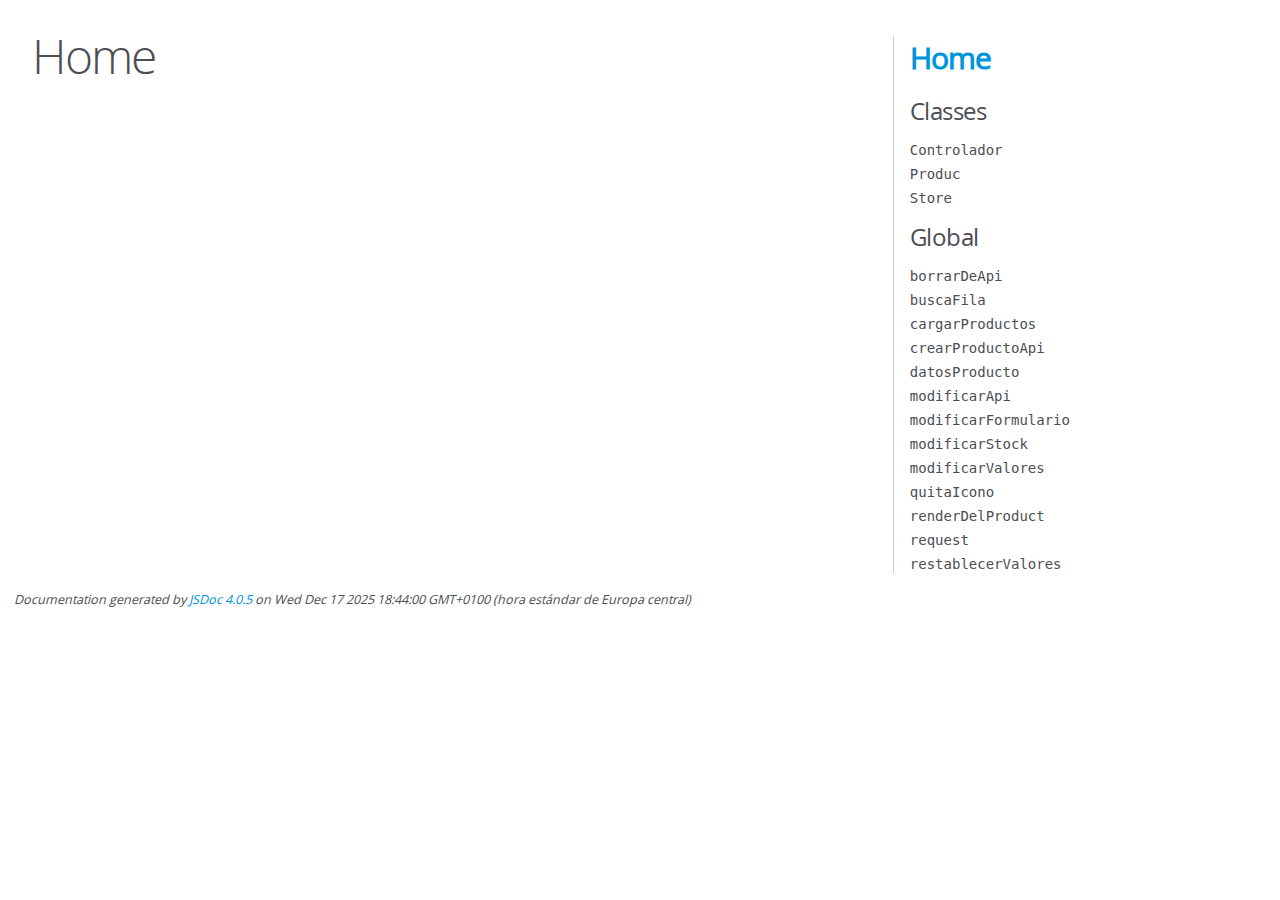
<file: SRC/docs/index.html>
<!DOCTYPE html>
<html lang="en">
<head>
    <meta charset="utf-8">
    <title>JSDoc: Home</title>

    <script src="scripts/prettify/prettify.js"> </script>
    <script src="scripts/prettify/lang-css.js"> </script>
    <!--[if lt IE 9]>
      <script src="//html5shiv.googlecode.com/svn/trunk/html5.js"></script>
    <![endif]-->
    <link type="text/css" rel="stylesheet" href="styles/prettify-tomorrow.css">
    <link type="text/css" rel="stylesheet" href="styles/jsdoc-default.css">
</head>

<body>

<div id="main">

    <h1 class="page-title">Home</h1>

    



    


    <h3> </h3>










    









</div>

<nav>
    <h2><a href="index.html">Home</a></h2><h3>Classes</h3><ul><li><a href="Controlador_Controlador.html">Controlador</a></li><li><a href="Produc_Produc.html">Produc</a></li><li><a href="Store_Store.html">Store</a></li></ul><h3>Global</h3><ul><li><a href="global.html#borrarDeApi">borrarDeApi</a></li><li><a href="global.html#buscaFila">buscaFila</a></li><li><a href="global.html#cargarProductos">cargarProductos</a></li><li><a href="global.html#crearProductoApi">crearProductoApi</a></li><li><a href="global.html#datosProducto">datosProducto</a></li><li><a href="global.html#modificarApi">modificarApi</a></li><li><a href="global.html#modificarFormulario">modificarFormulario</a></li><li><a href="global.html#modificarStock">modificarStock</a></li><li><a href="global.html#modificarValores">modificarValores</a></li><li><a href="global.html#quitaIcono">quitaIcono</a></li><li><a href="global.html#renderDelProduct">renderDelProduct</a></li><li><a href="global.html#request">request</a></li><li><a href="global.html#restablecerValores">restablecerValores</a></li></ul>
</nav>

<br class="clear">

<footer>
    Documentation generated by <a href="https://github.com/jsdoc/jsdoc">JSDoc 4.0.5</a> on Wed Dec 17 2025 18:44:00 GMT+0100 (hora estándar de Europa central)
</footer>

<script> prettyPrint(); </script>
<script src="scripts/linenumber.js"> </script>
</body>
</html>
</file>
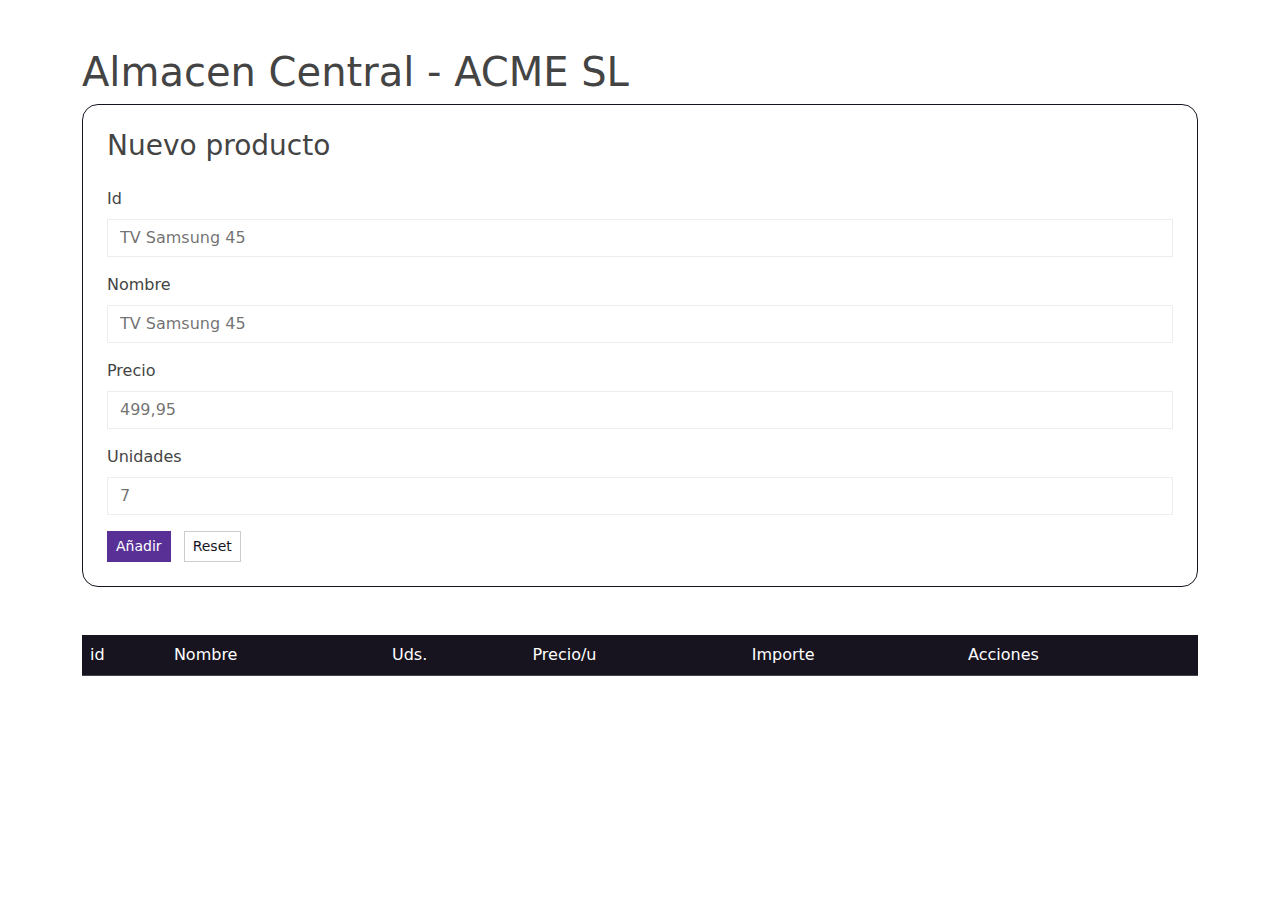
<file: SRC/AlmacenDeProedutos.html>
<!DOCTYPE html>
<html lang="en">
<head>
    <meta charset="UTF-8">
    <meta name="viewport" content="width=device-width, initial-scale=1.0">
    <title>Ejercicio Almacen</title>
    <link rel="stylesheet" href="bootstrap.css">
    <link rel="stylesheet" href="https://cdn.jsdelivr.net/npm/bootstrap-icons@1.11.3/font/bootstrap-icons.css"/>
</head>
<body>
<div class="container mt-5">
    <h1 class="mb-6">Almacen Central - ACME SL</h1>

    <div class="row g-4">
      
        <div class="col-md-7 col-lg-12">
            <div class="card border border-dark bg-transparent p-4 rounded-4">
                <h3 class="mb-4">Nuevo producto</h3>
                <form id="NuevoProducto">
                     <div class="mb-3">
                        <label class="form-label">Id</label>
                        <input type="text" class="form-control" placeholder="TV Samsung 45" pattern="^[A-Z]{3}-\d{4}$" required>
                    </div>
                    <div class="mb-3">
                        <label class="form-label">Nombre</label>
                        <input type="text" class="form-control" placeholder="TV Samsung 45" minlength="5" maxlength="25" required>
                    </div>
                    <div class="mb-3">
                        <label class="form-label">Precio</label>
                        <input type="number" class="form-control" placeholder="499,95" required >
                    </div>
                    <div class="mb-3">
                        <label class="form-label">Unidades</label>
                        <input type="text" class="form-control" placeholder="7" pattern="^[0-9]{1,3}$">
                    </div>
                    <div class="mt-3">
                        <button type="button" class="btn btn-primary btn-sm me-2" id="Añadir">Añadir</button>
                        <button type="reset" class="btn btn-secondary btn-sm" id="Reset">Reset</button>
                    </div>
                </form>
            </div>
        </div>
    
    <div id="table" class="mt-5">
        <table id="store" class="table table-dark table-striped">
        <thead class="table-dark">
            <tr class="table-dark">
                <td class="table-dark">id</td>
                <td class="table-dark">Nombre</td>
                <td class="table-dark">Uds.</td>
                <td class="table-dark">Precio/u</td>
                <td class="table-dark">Importe</td>
                <td class="table-dark">Acciones</td>
            </tr>
        </thead>
        <tbody>
            
        </tbody>

        </table>

     </div>
</div>
<script src="index.js" type="module"></script>
</body>
</html>
</file>
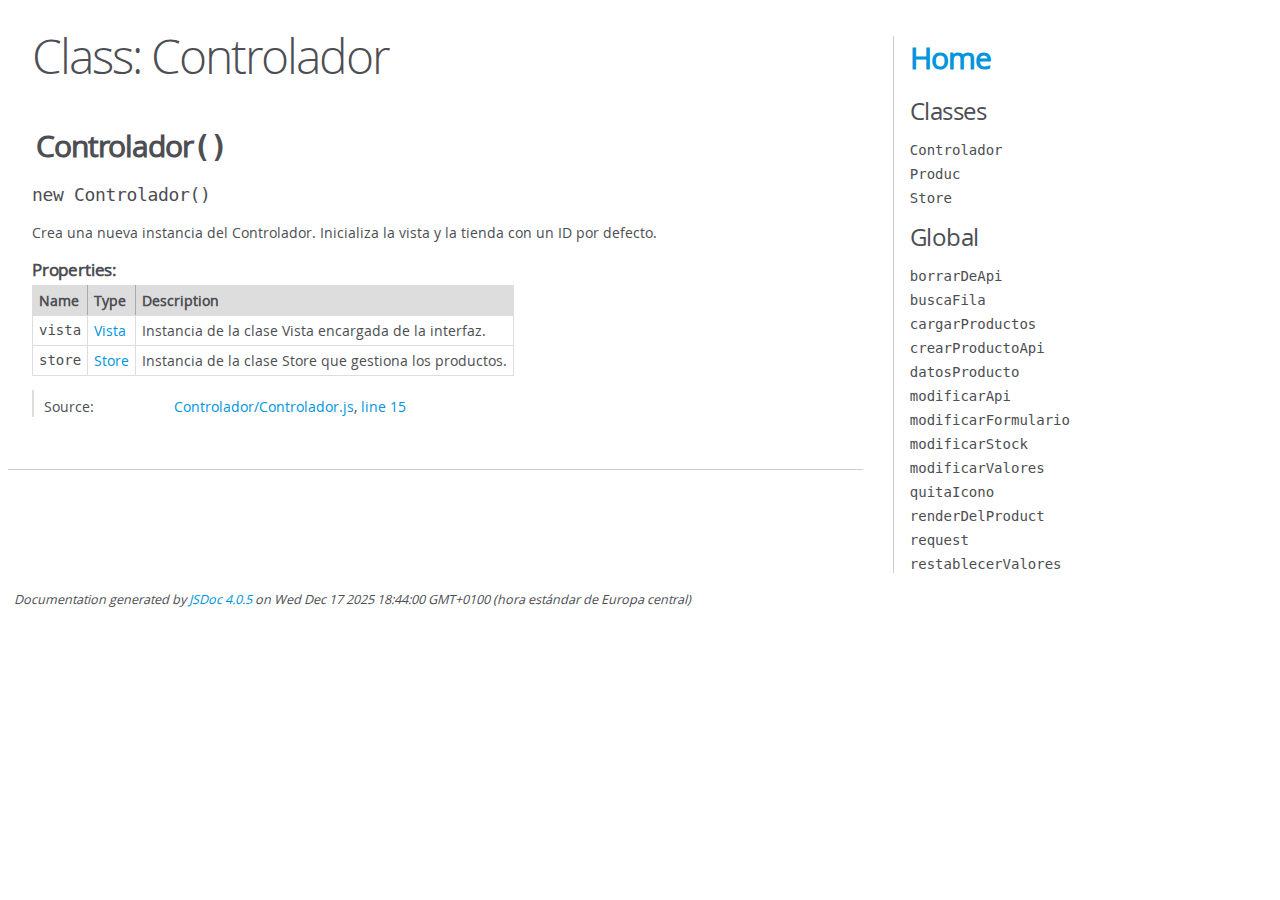
<file: SRC/docs/Controlador_Controlador.html>
<!DOCTYPE html>
<html lang="en">
<head>
    <meta charset="utf-8">
    <title>JSDoc: Class: Controlador</title>

    <script src="scripts/prettify/prettify.js"> </script>
    <script src="scripts/prettify/lang-css.js"> </script>
    <!--[if lt IE 9]>
      <script src="//html5shiv.googlecode.com/svn/trunk/html5.js"></script>
    <![endif]-->
    <link type="text/css" rel="stylesheet" href="styles/prettify-tomorrow.css">
    <link type="text/css" rel="stylesheet" href="styles/jsdoc-default.css">
</head>

<body>

<div id="main">

    <h1 class="page-title">Class: Controlador</h1>

    




<section>

<header>
    
        <h2><span class="attribs"><span class="type-signature"></span></span>Controlador<span class="signature">()</span><span class="type-signature"></span></h2>
        
    
</header>

<article>
    <div class="container-overview">
    
        

    

    
    <h4 class="name" id="Controlador"><span class="type-signature"></span>new Controlador<span class="signature">()</span><span class="type-signature"></span></h4>
    

    



<div class="description">
    Crea una nueva instancia del Controlador.Inicializa la vista y la tienda con un ID por defecto.
</div>













    <h5 class="subsection-title">Properties:</h5>

    

<table class="props">
    <thead>
    <tr>
        
        <th>Name</th>
        

        <th>Type</th>

        

        

        <th class="last">Description</th>
    </tr>
    </thead>

    <tbody>
    

        <tr>
            
                <td class="name"><code>vista</code></td>
            

            <td class="type">
            
                
<span class="param-type"><a href="Vista.html">Vista</a></span>


            
            </td>

            

            

            <td class="description last">Instancia de la clase Vista encargada de la interfaz.</td>
        </tr>

    

        <tr>
            
                <td class="name"><code>store</code></td>
            

            <td class="type">
            
                
<span class="param-type"><a href="Store.html">Store</a></span>


            
            </td>

            

            

            <td class="description last">Instancia de la clase Store que gestiona los productos.</td>
        </tr>

    
    </tbody>
</table>




<dl class="details">

    

    

    

    

    

    

    

    

    

    

    

    

    
    <dt class="tag-source">Source:</dt>
    <dd class="tag-source"><ul class="dummy"><li>
        <a href="Controlador_Controlador.js.html">Controlador/Controlador.js</a>, <a href="Controlador_Controlador.js.html#line15">line 15</a>
    </li></ul></dd>
    

    

    

    
</dl>




















    
    </div>

    

    

    

    

    

    

    

    

    

    
</article>

</section>




</div>

<nav>
    <h2><a href="index.html">Home</a></h2><h3>Classes</h3><ul><li><a href="Controlador_Controlador.html">Controlador</a></li><li><a href="Produc_Produc.html">Produc</a></li><li><a href="Store_Store.html">Store</a></li></ul><h3>Global</h3><ul><li><a href="global.html#borrarDeApi">borrarDeApi</a></li><li><a href="global.html#buscaFila">buscaFila</a></li><li><a href="global.html#cargarProductos">cargarProductos</a></li><li><a href="global.html#crearProductoApi">crearProductoApi</a></li><li><a href="global.html#datosProducto">datosProducto</a></li><li><a href="global.html#modificarApi">modificarApi</a></li><li><a href="global.html#modificarFormulario">modificarFormulario</a></li><li><a href="global.html#modificarStock">modificarStock</a></li><li><a href="global.html#modificarValores">modificarValores</a></li><li><a href="global.html#quitaIcono">quitaIcono</a></li><li><a href="global.html#renderDelProduct">renderDelProduct</a></li><li><a href="global.html#request">request</a></li><li><a href="global.html#restablecerValores">restablecerValores</a></li></ul>
</nav>

<br class="clear">

<footer>
    Documentation generated by <a href="https://github.com/jsdoc/jsdoc">JSDoc 4.0.5</a> on Wed Dec 17 2025 18:44:00 GMT+0100 (hora estándar de Europa central)
</footer>

<script> prettyPrint(); </script>
<script src="scripts/linenumber.js"> </script>
</body>
</html>
</file>
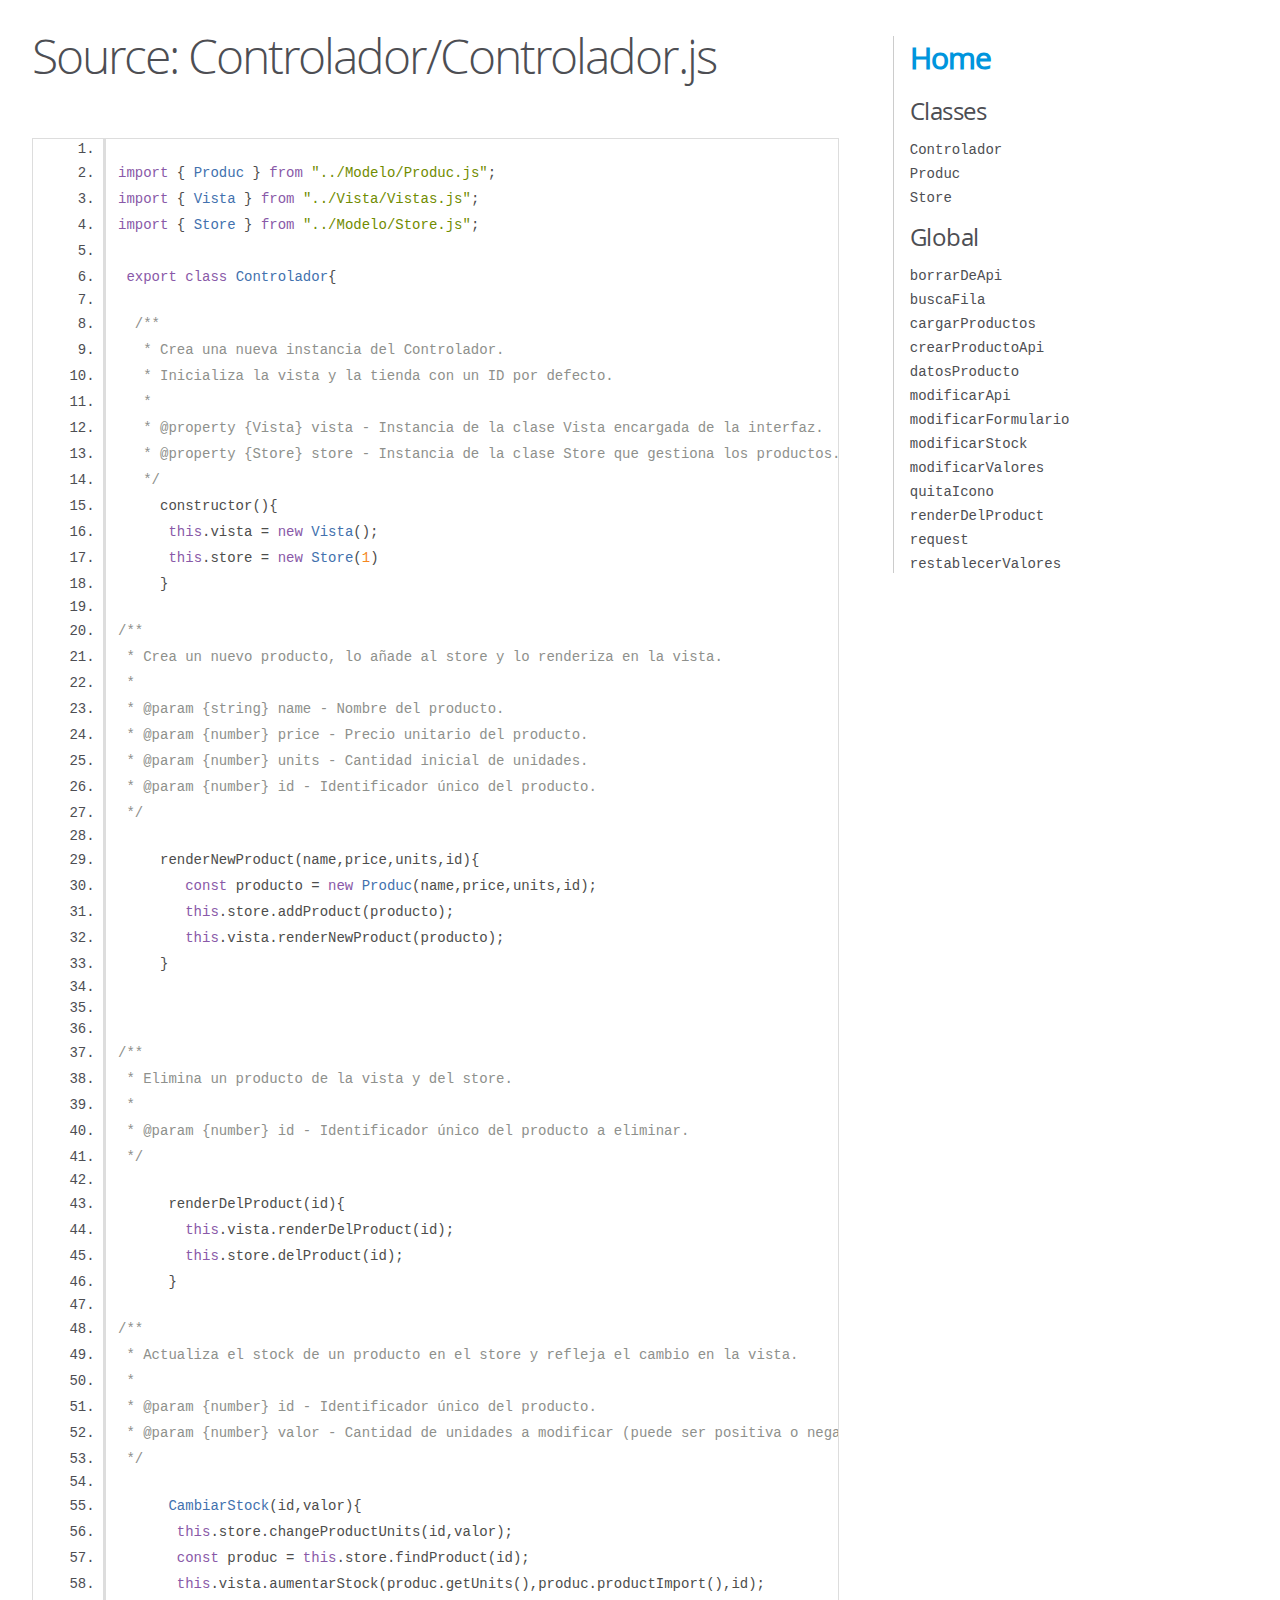
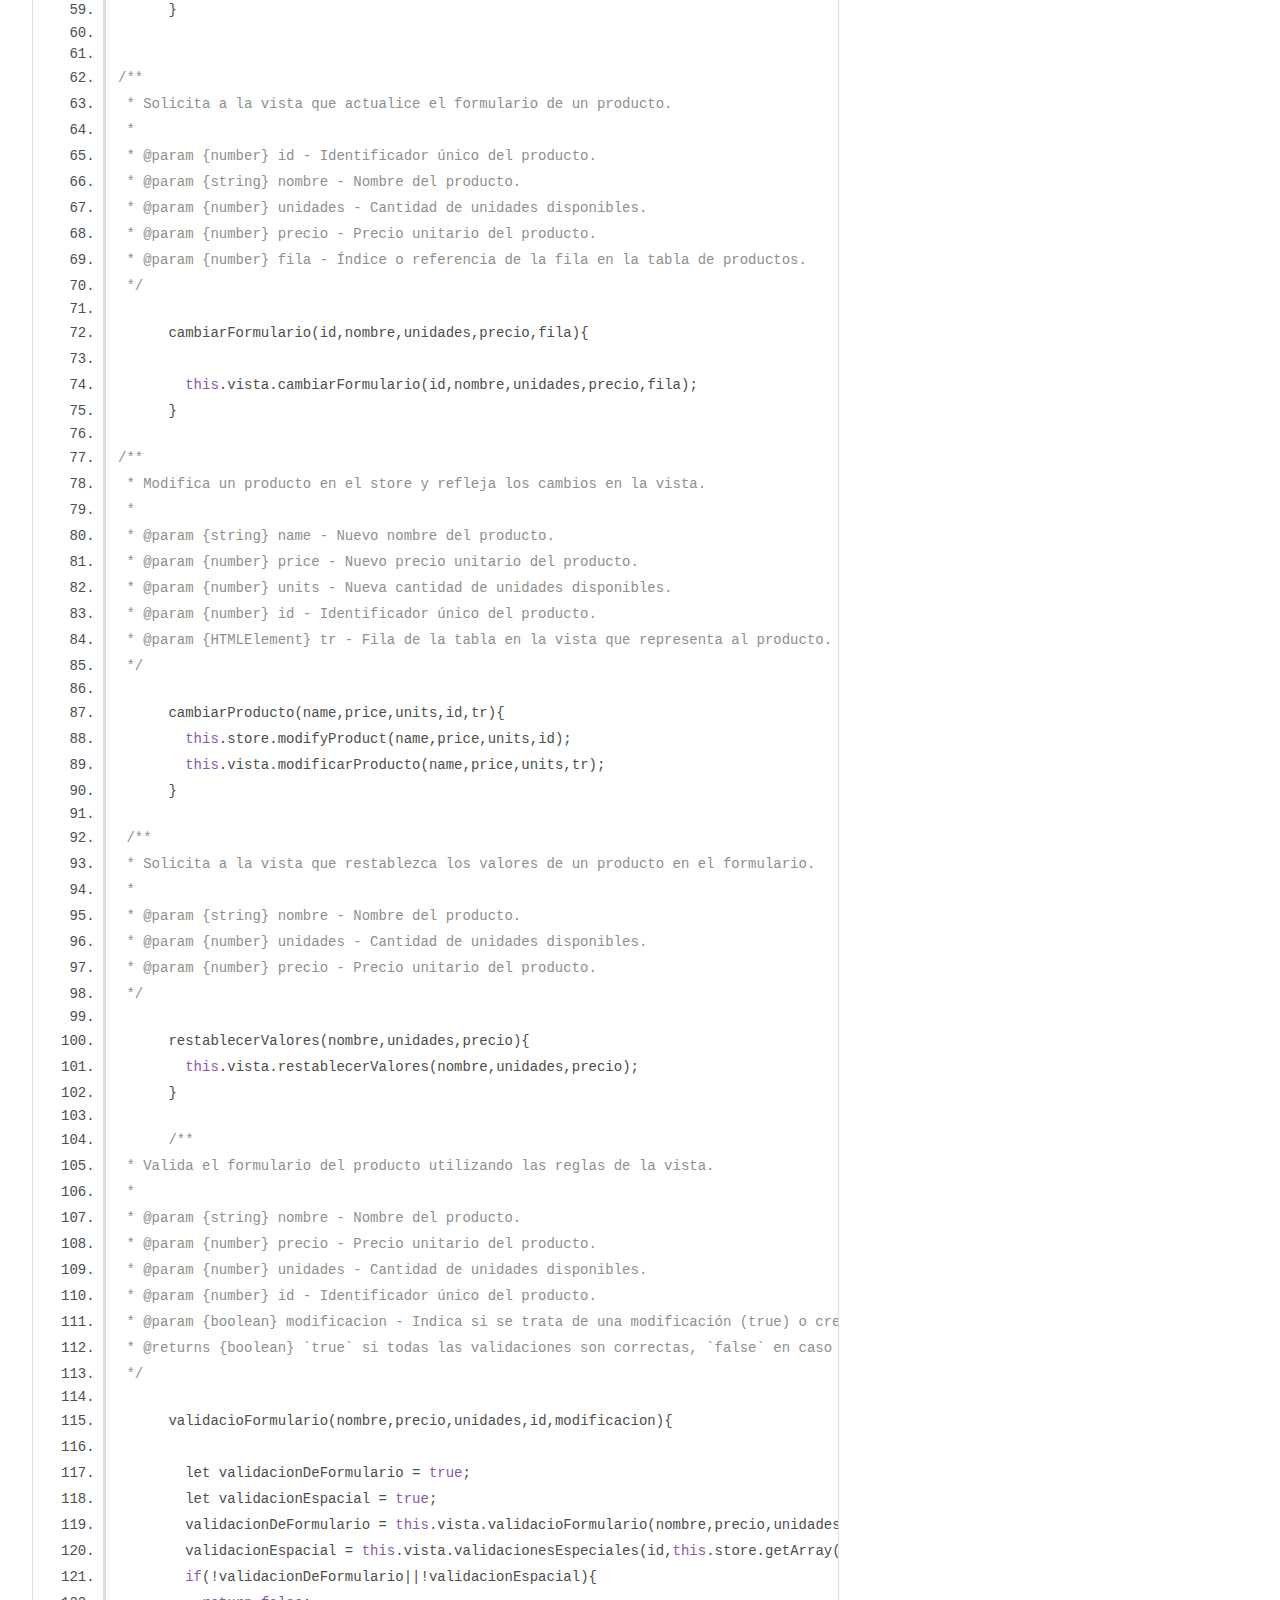
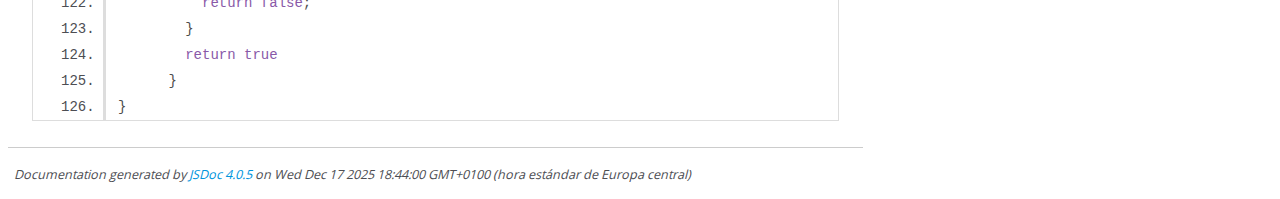
<file: SRC/docs/Controlador_Controlador.js.html>
<!DOCTYPE html>
<html lang="en">
<head>
    <meta charset="utf-8">
    <title>JSDoc: Source: Controlador/Controlador.js</title>

    <script src="scripts/prettify/prettify.js"> </script>
    <script src="scripts/prettify/lang-css.js"> </script>
    <!--[if lt IE 9]>
      <script src="//html5shiv.googlecode.com/svn/trunk/html5.js"></script>
    <![endif]-->
    <link type="text/css" rel="stylesheet" href="styles/prettify-tomorrow.css">
    <link type="text/css" rel="stylesheet" href="styles/jsdoc-default.css">
</head>

<body>

<div id="main">

    <h1 class="page-title">Source: Controlador/Controlador.js</h1>

    



    
    <section>
        <article>
            <pre class="prettyprint source linenums"><code>
import { Produc } from "../Modelo/Produc.js";
import { Vista } from "../Vista/Vistas.js"; 
import { Store } from "../Modelo/Store.js";
    
 export class Controlador{

  /**
   * Crea una nueva instancia del Controlador.
   * Inicializa la vista y la tienda con un ID por defecto.
   *
   * @property {Vista} vista - Instancia de la clase Vista encargada de la interfaz.
   * @property {Store} store - Instancia de la clase Store que gestiona los productos.
   */
     constructor(){
      this.vista = new Vista();
      this.store = new Store(1) 
     }

/**
 * Crea un nuevo producto, lo añade al store y lo renderiza en la vista.
 *
 * @param {string} name - Nombre del producto.
 * @param {number} price - Precio unitario del producto.
 * @param {number} units - Cantidad inicial de unidades.
 * @param {number} id - Identificador único del producto.
 */

     renderNewProduct(name,price,units,id){
        const producto = new Produc(name,price,units,id);
        this.store.addProduct(producto);
        this.vista.renderNewProduct(producto);
     }



/**
 * Elimina un producto de la vista y del store.
 *
 * @param {number} id - Identificador único del producto a eliminar.
 */

      renderDelProduct(id){
        this.vista.renderDelProduct(id);
        this.store.delProduct(id);
      }

/**
 * Actualiza el stock de un producto en el store y refleja el cambio en la vista.
 *
 * @param {number} id - Identificador único del producto.
 * @param {number} valor - Cantidad de unidades a modificar (puede ser positiva o negativa).
 */

      CambiarStock(id,valor){
       this.store.changeProductUnits(id,valor);
       const produc = this.store.findProduct(id);
       this.vista.aumentarStock(produc.getUnits(),produc.productImport(),id);
      }


/**
 * Solicita a la vista que actualice el formulario de un producto.
 *
 * @param {number} id - Identificador único del producto.
 * @param {string} nombre - Nombre del producto.
 * @param {number} unidades - Cantidad de unidades disponibles.
 * @param {number} precio - Precio unitario del producto.
 * @param {number} fila - Índice o referencia de la fila en la tabla de productos.
 */

      cambiarFormulario(id,nombre,unidades,precio,fila){
      
        this.vista.cambiarFormulario(id,nombre,unidades,precio,fila);
      }

/**
 * Modifica un producto en el store y refleja los cambios en la vista.
 *
 * @param {string} name - Nuevo nombre del producto.
 * @param {number} price - Nuevo precio unitario del producto.
 * @param {number} units - Nueva cantidad de unidades disponibles.
 * @param {number} id - Identificador único del producto.
 * @param {HTMLElement} tr - Fila de la tabla en la vista que representa al producto.
 */      

      cambiarProducto(name,price,units,id,tr){
        this.store.modifyProduct(name,price,units,id);
        this.vista.modificarProducto(name,price,units,tr);
      }

 /**
 * Solicita a la vista que restablezca los valores de un producto en el formulario.
 *
 * @param {string} nombre - Nombre del producto.
 * @param {number} unidades - Cantidad de unidades disponibles.
 * @param {number} precio - Precio unitario del producto.
 */     

      restablecerValores(nombre,unidades,precio){
        this.vista.restablecerValores(nombre,unidades,precio);
      }

      /**
 * Valida el formulario del producto utilizando las reglas de la vista.
 *
 * @param {string} nombre - Nombre del producto.
 * @param {number} precio - Precio unitario del producto.
 * @param {number} unidades - Cantidad de unidades disponibles.
 * @param {number} id - Identificador único del producto.
 * @param {boolean} modificacion - Indica si se trata de una modificación (true) o creación (false).
 * @returns {boolean} `true` si todas las validaciones son correctas, `false` en caso contrario.
 */

      validacioFormulario(nombre,precio,unidades,id,modificacion){
       
        let validacionDeFormulario = true;
        let validacionEspacial = true;
        validacionDeFormulario = this.vista.validacioFormulario(nombre,precio,unidades,id);
        validacionEspacial = this.vista.validacionesEspeciales(id,this.store.getArray(),modificacion);
        if(!validacionDeFormulario||!validacionEspacial){
          return false;
        }
        return true     
      }
}
</code></pre>
        </article>
    </section>




</div>

<nav>
    <h2><a href="index.html">Home</a></h2><h3>Classes</h3><ul><li><a href="Controlador_Controlador.html">Controlador</a></li><li><a href="Produc_Produc.html">Produc</a></li><li><a href="Store_Store.html">Store</a></li></ul><h3>Global</h3><ul><li><a href="global.html#borrarDeApi">borrarDeApi</a></li><li><a href="global.html#buscaFila">buscaFila</a></li><li><a href="global.html#cargarProductos">cargarProductos</a></li><li><a href="global.html#crearProductoApi">crearProductoApi</a></li><li><a href="global.html#datosProducto">datosProducto</a></li><li><a href="global.html#modificarApi">modificarApi</a></li><li><a href="global.html#modificarFormulario">modificarFormulario</a></li><li><a href="global.html#modificarStock">modificarStock</a></li><li><a href="global.html#modificarValores">modificarValores</a></li><li><a href="global.html#quitaIcono">quitaIcono</a></li><li><a href="global.html#renderDelProduct">renderDelProduct</a></li><li><a href="global.html#request">request</a></li><li><a href="global.html#restablecerValores">restablecerValores</a></li></ul>
</nav>

<br class="clear">

<footer>
    Documentation generated by <a href="https://github.com/jsdoc/jsdoc">JSDoc 4.0.5</a> on Wed Dec 17 2025 18:44:00 GMT+0100 (hora estándar de Europa central)
</footer>

<script> prettyPrint(); </script>
<script src="scripts/linenumber.js"> </script>
</body>
</html>
</file>
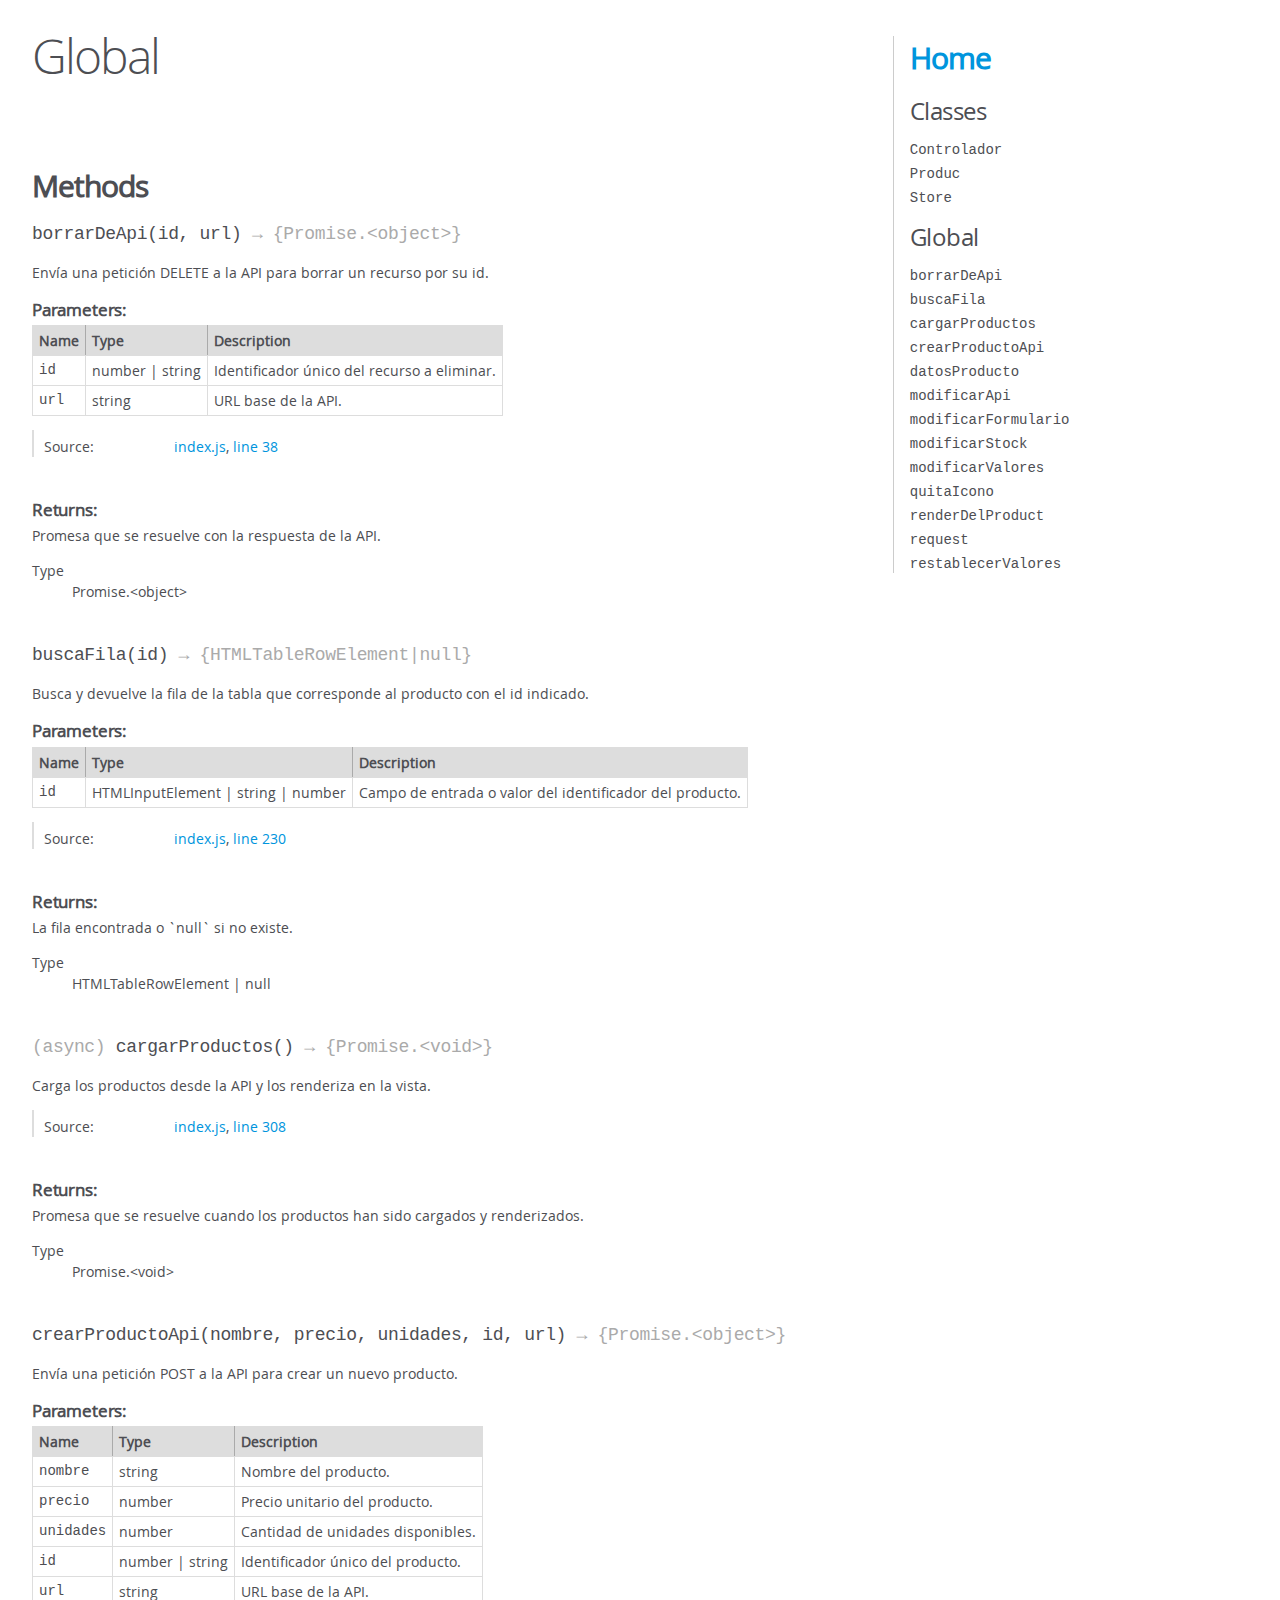
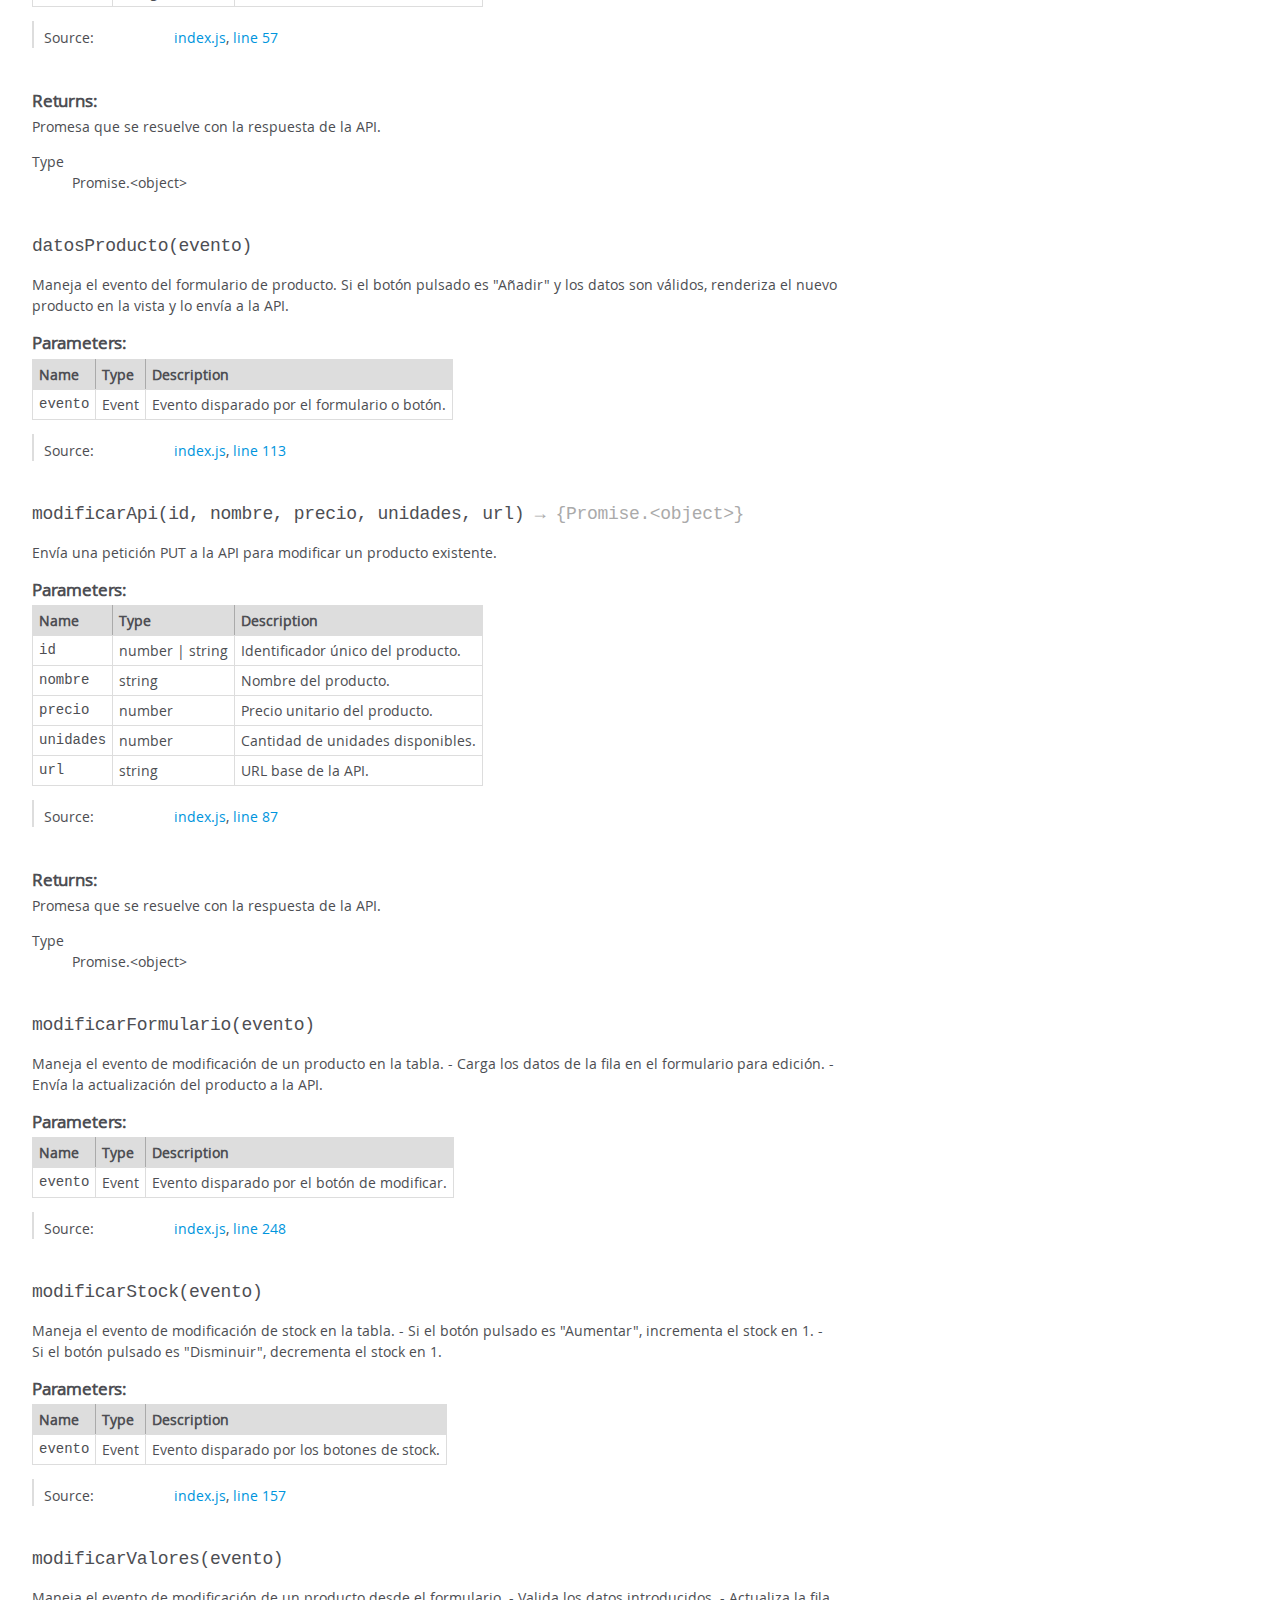
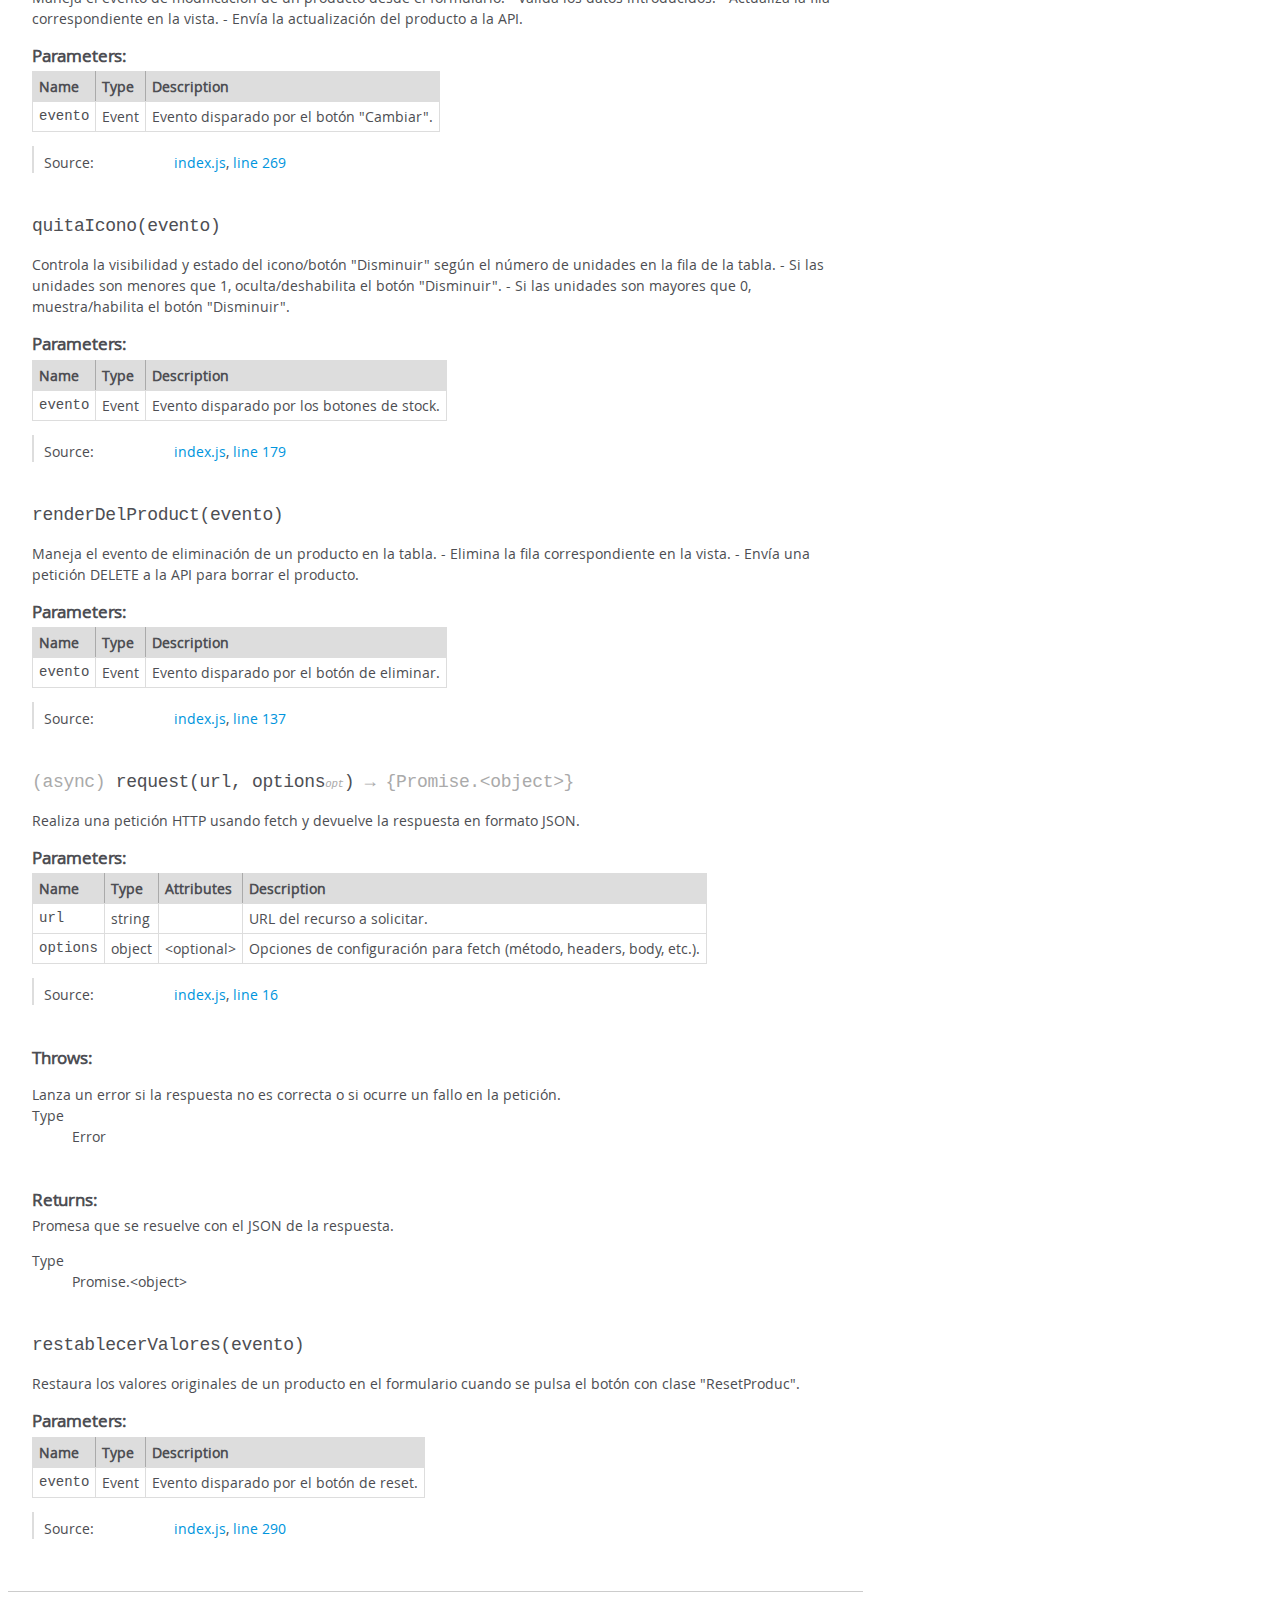
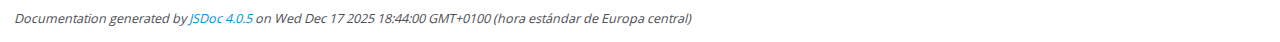
<file: SRC/docs/global.html>
<!DOCTYPE html>
<html lang="en">
<head>
    <meta charset="utf-8">
    <title>JSDoc: Global</title>

    <script src="scripts/prettify/prettify.js"> </script>
    <script src="scripts/prettify/lang-css.js"> </script>
    <!--[if lt IE 9]>
      <script src="//html5shiv.googlecode.com/svn/trunk/html5.js"></script>
    <![endif]-->
    <link type="text/css" rel="stylesheet" href="styles/prettify-tomorrow.css">
    <link type="text/css" rel="stylesheet" href="styles/jsdoc-default.css">
</head>

<body>

<div id="main">

    <h1 class="page-title">Global</h1>

    




<section>

<header>
    
        <h2></h2>
        
    
</header>

<article>
    <div class="container-overview">
    
        

        


<dl class="details">

    

    

    

    

    

    

    

    

    

    

    

    

    

    

    

    
</dl>


        
    
    </div>

    

    

    

    

    

    

    

    
        <h3 class="subsection-title">Methods</h3>

        
            

    

    
    <h4 class="name" id="borrarDeApi"><span class="type-signature"></span>borrarDeApi<span class="signature">(id, url)</span><span class="type-signature"> &rarr; {Promise.&lt;object>}</span></h4>
    

    



<div class="description">
    Envía una petición DELETE a la API para borrar un recurso por su id.
</div>









    <h5>Parameters:</h5>
    

<table class="params">
    <thead>
    <tr>
        
        <th>Name</th>
        

        <th>Type</th>

        

        

        <th class="last">Description</th>
    </tr>
    </thead>

    <tbody>
    

        <tr>
            
                <td class="name"><code>id</code></td>
            

            <td class="type">
            
                
<span class="param-type">number</span>
|

<span class="param-type">string</span>


            
            </td>

            

            

            <td class="description last">Identificador único del recurso a eliminar.</td>
        </tr>

    

        <tr>
            
                <td class="name"><code>url</code></td>
            

            <td class="type">
            
                
<span class="param-type">string</span>


            
            </td>

            

            

            <td class="description last">URL base de la API.</td>
        </tr>

    
    </tbody>
</table>






<dl class="details">

    

    

    

    

    

    

    

    

    

    

    

    

    
    <dt class="tag-source">Source:</dt>
    <dd class="tag-source"><ul class="dummy"><li>
        <a href="index.js.html">index.js</a>, <a href="index.js.html#line38">line 38</a>
    </li></ul></dd>
    

    

    

    
</dl>















<h5>Returns:</h5>

        
<div class="param-desc">
    Promesa que se resuelve con la respuesta de la API.
</div>



<dl>
    <dt>
        Type
    </dt>
    <dd>
        
<span class="param-type">Promise.&lt;object></span>


    </dd>
</dl>

    





        
            

    

    
    <h4 class="name" id="buscaFila"><span class="type-signature"></span>buscaFila<span class="signature">(id)</span><span class="type-signature"> &rarr; {HTMLTableRowElement|null}</span></h4>
    

    



<div class="description">
    Busca y devuelve la fila de la tabla que corresponde al producto con el id indicado.
</div>









    <h5>Parameters:</h5>
    

<table class="params">
    <thead>
    <tr>
        
        <th>Name</th>
        

        <th>Type</th>

        

        

        <th class="last">Description</th>
    </tr>
    </thead>

    <tbody>
    

        <tr>
            
                <td class="name"><code>id</code></td>
            

            <td class="type">
            
                
<span class="param-type">HTMLInputElement</span>
|

<span class="param-type">string</span>
|

<span class="param-type">number</span>


            
            </td>

            

            

            <td class="description last">Campo de entrada o valor del identificador del producto.</td>
        </tr>

    
    </tbody>
</table>






<dl class="details">

    

    

    

    

    

    

    

    

    

    

    

    

    
    <dt class="tag-source">Source:</dt>
    <dd class="tag-source"><ul class="dummy"><li>
        <a href="index.js.html">index.js</a>, <a href="index.js.html#line230">line 230</a>
    </li></ul></dd>
    

    

    

    
</dl>















<h5>Returns:</h5>

        
<div class="param-desc">
    La fila encontrada o `null` si no existe.
</div>



<dl>
    <dt>
        Type
    </dt>
    <dd>
        
<span class="param-type">HTMLTableRowElement</span>
|

<span class="param-type">null</span>


    </dd>
</dl>

    





        
            

    

    
    <h4 class="name" id="cargarProductos"><span class="type-signature">(async) </span>cargarProductos<span class="signature">()</span><span class="type-signature"> &rarr; {Promise.&lt;void>}</span></h4>
    

    



<div class="description">
    Carga los productos desde la API y los renderiza en la vista.
</div>













<dl class="details">

    

    

    

    

    

    

    

    

    

    

    

    

    
    <dt class="tag-source">Source:</dt>
    <dd class="tag-source"><ul class="dummy"><li>
        <a href="index.js.html">index.js</a>, <a href="index.js.html#line308">line 308</a>
    </li></ul></dd>
    

    

    

    
</dl>















<h5>Returns:</h5>

        
<div class="param-desc">
    Promesa que se resuelve cuando los productos han sido cargados y renderizados.
</div>



<dl>
    <dt>
        Type
    </dt>
    <dd>
        
<span class="param-type">Promise.&lt;void></span>


    </dd>
</dl>

    





        
            

    

    
    <h4 class="name" id="crearProductoApi"><span class="type-signature"></span>crearProductoApi<span class="signature">(nombre, precio, unidades, id, url)</span><span class="type-signature"> &rarr; {Promise.&lt;object>}</span></h4>
    

    



<div class="description">
    Envía una petición POST a la API para crear un nuevo producto.
</div>









    <h5>Parameters:</h5>
    

<table class="params">
    <thead>
    <tr>
        
        <th>Name</th>
        

        <th>Type</th>

        

        

        <th class="last">Description</th>
    </tr>
    </thead>

    <tbody>
    

        <tr>
            
                <td class="name"><code>nombre</code></td>
            

            <td class="type">
            
                
<span class="param-type">string</span>


            
            </td>

            

            

            <td class="description last">Nombre del producto.</td>
        </tr>

    

        <tr>
            
                <td class="name"><code>precio</code></td>
            

            <td class="type">
            
                
<span class="param-type">number</span>


            
            </td>

            

            

            <td class="description last">Precio unitario del producto.</td>
        </tr>

    

        <tr>
            
                <td class="name"><code>unidades</code></td>
            

            <td class="type">
            
                
<span class="param-type">number</span>


            
            </td>

            

            

            <td class="description last">Cantidad de unidades disponibles.</td>
        </tr>

    

        <tr>
            
                <td class="name"><code>id</code></td>
            

            <td class="type">
            
                
<span class="param-type">number</span>
|

<span class="param-type">string</span>


            
            </td>

            

            

            <td class="description last">Identificador único del producto.</td>
        </tr>

    

        <tr>
            
                <td class="name"><code>url</code></td>
            

            <td class="type">
            
                
<span class="param-type">string</span>


            
            </td>

            

            

            <td class="description last">URL base de la API.</td>
        </tr>

    
    </tbody>
</table>






<dl class="details">

    

    

    

    

    

    

    

    

    

    

    

    

    
    <dt class="tag-source">Source:</dt>
    <dd class="tag-source"><ul class="dummy"><li>
        <a href="index.js.html">index.js</a>, <a href="index.js.html#line57">line 57</a>
    </li></ul></dd>
    

    

    

    
</dl>















<h5>Returns:</h5>

        
<div class="param-desc">
    Promesa que se resuelve con la respuesta de la API.
</div>



<dl>
    <dt>
        Type
    </dt>
    <dd>
        
<span class="param-type">Promise.&lt;object></span>


    </dd>
</dl>

    





        
            

    

    
    <h4 class="name" id="datosProducto"><span class="type-signature"></span>datosProducto<span class="signature">(evento)</span><span class="type-signature"></span></h4>
    

    



<div class="description">
    Maneja el evento del formulario de producto.Si el botón pulsado es "Añadir" y los datos son válidos,renderiza el nuevo producto en la vista y lo envía a la API.
</div>









    <h5>Parameters:</h5>
    

<table class="params">
    <thead>
    <tr>
        
        <th>Name</th>
        

        <th>Type</th>

        

        

        <th class="last">Description</th>
    </tr>
    </thead>

    <tbody>
    

        <tr>
            
                <td class="name"><code>evento</code></td>
            

            <td class="type">
            
                
<span class="param-type">Event</span>


            
            </td>

            

            

            <td class="description last">Evento disparado por el formulario o botón.</td>
        </tr>

    
    </tbody>
</table>






<dl class="details">

    

    

    

    

    

    

    

    

    

    

    

    

    
    <dt class="tag-source">Source:</dt>
    <dd class="tag-source"><ul class="dummy"><li>
        <a href="index.js.html">index.js</a>, <a href="index.js.html#line113">line 113</a>
    </li></ul></dd>
    

    

    

    
</dl>




















        
            

    

    
    <h4 class="name" id="modificarApi"><span class="type-signature"></span>modificarApi<span class="signature">(id, nombre, precio, unidades, url)</span><span class="type-signature"> &rarr; {Promise.&lt;object>}</span></h4>
    

    



<div class="description">
    Envía una petición PUT a la API para modificar un producto existente.
</div>









    <h5>Parameters:</h5>
    

<table class="params">
    <thead>
    <tr>
        
        <th>Name</th>
        

        <th>Type</th>

        

        

        <th class="last">Description</th>
    </tr>
    </thead>

    <tbody>
    

        <tr>
            
                <td class="name"><code>id</code></td>
            

            <td class="type">
            
                
<span class="param-type">number</span>
|

<span class="param-type">string</span>


            
            </td>

            

            

            <td class="description last">Identificador único del producto.</td>
        </tr>

    

        <tr>
            
                <td class="name"><code>nombre</code></td>
            

            <td class="type">
            
                
<span class="param-type">string</span>


            
            </td>

            

            

            <td class="description last">Nombre del producto.</td>
        </tr>

    

        <tr>
            
                <td class="name"><code>precio</code></td>
            

            <td class="type">
            
                
<span class="param-type">number</span>


            
            </td>

            

            

            <td class="description last">Precio unitario del producto.</td>
        </tr>

    

        <tr>
            
                <td class="name"><code>unidades</code></td>
            

            <td class="type">
            
                
<span class="param-type">number</span>


            
            </td>

            

            

            <td class="description last">Cantidad de unidades disponibles.</td>
        </tr>

    

        <tr>
            
                <td class="name"><code>url</code></td>
            

            <td class="type">
            
                
<span class="param-type">string</span>


            
            </td>

            

            

            <td class="description last">URL base de la API.</td>
        </tr>

    
    </tbody>
</table>






<dl class="details">

    

    

    

    

    

    

    

    

    

    

    

    

    
    <dt class="tag-source">Source:</dt>
    <dd class="tag-source"><ul class="dummy"><li>
        <a href="index.js.html">index.js</a>, <a href="index.js.html#line87">line 87</a>
    </li></ul></dd>
    

    

    

    
</dl>















<h5>Returns:</h5>

        
<div class="param-desc">
    Promesa que se resuelve con la respuesta de la API.
</div>



<dl>
    <dt>
        Type
    </dt>
    <dd>
        
<span class="param-type">Promise.&lt;object></span>


    </dd>
</dl>

    





        
            

    

    
    <h4 class="name" id="modificarFormulario"><span class="type-signature"></span>modificarFormulario<span class="signature">(evento)</span><span class="type-signature"></span></h4>
    

    



<div class="description">
    Maneja el evento de modificación de un producto en la tabla.- Carga los datos de la fila en el formulario para edición.- Envía la actualización del producto a la API.
</div>









    <h5>Parameters:</h5>
    

<table class="params">
    <thead>
    <tr>
        
        <th>Name</th>
        

        <th>Type</th>

        

        

        <th class="last">Description</th>
    </tr>
    </thead>

    <tbody>
    

        <tr>
            
                <td class="name"><code>evento</code></td>
            

            <td class="type">
            
                
<span class="param-type">Event</span>


            
            </td>

            

            

            <td class="description last">Evento disparado por el botón de modificar.</td>
        </tr>

    
    </tbody>
</table>






<dl class="details">

    

    

    

    

    

    

    

    

    

    

    

    

    
    <dt class="tag-source">Source:</dt>
    <dd class="tag-source"><ul class="dummy"><li>
        <a href="index.js.html">index.js</a>, <a href="index.js.html#line248">line 248</a>
    </li></ul></dd>
    

    

    

    
</dl>




















        
            

    

    
    <h4 class="name" id="modificarStock"><span class="type-signature"></span>modificarStock<span class="signature">(evento)</span><span class="type-signature"></span></h4>
    

    



<div class="description">
    Maneja el evento de modificación de stock en la tabla.- Si el botón pulsado es "Aumentar", incrementa el stock en 1.- Si el botón pulsado es "Disminuir", decrementa el stock en 1.
</div>









    <h5>Parameters:</h5>
    

<table class="params">
    <thead>
    <tr>
        
        <th>Name</th>
        

        <th>Type</th>

        

        

        <th class="last">Description</th>
    </tr>
    </thead>

    <tbody>
    

        <tr>
            
                <td class="name"><code>evento</code></td>
            

            <td class="type">
            
                
<span class="param-type">Event</span>


            
            </td>

            

            

            <td class="description last">Evento disparado por los botones de stock.</td>
        </tr>

    
    </tbody>
</table>






<dl class="details">

    

    

    

    

    

    

    

    

    

    

    

    

    
    <dt class="tag-source">Source:</dt>
    <dd class="tag-source"><ul class="dummy"><li>
        <a href="index.js.html">index.js</a>, <a href="index.js.html#line157">line 157</a>
    </li></ul></dd>
    

    

    

    
</dl>




















        
            

    

    
    <h4 class="name" id="modificarValores"><span class="type-signature"></span>modificarValores<span class="signature">(evento)</span><span class="type-signature"></span></h4>
    

    



<div class="description">
    Maneja el evento de modificación de un producto desde el formulario.- Valida los datos introducidos.- Actualiza la fila correspondiente en la vista.- Envía la actualización del producto a la API.
</div>









    <h5>Parameters:</h5>
    

<table class="params">
    <thead>
    <tr>
        
        <th>Name</th>
        

        <th>Type</th>

        

        

        <th class="last">Description</th>
    </tr>
    </thead>

    <tbody>
    

        <tr>
            
                <td class="name"><code>evento</code></td>
            

            <td class="type">
            
                
<span class="param-type">Event</span>


            
            </td>

            

            

            <td class="description last">Evento disparado por el botón "Cambiar".</td>
        </tr>

    
    </tbody>
</table>






<dl class="details">

    

    

    

    

    

    

    

    

    

    

    

    

    
    <dt class="tag-source">Source:</dt>
    <dd class="tag-source"><ul class="dummy"><li>
        <a href="index.js.html">index.js</a>, <a href="index.js.html#line269">line 269</a>
    </li></ul></dd>
    

    

    

    
</dl>




















        
            

    

    
    <h4 class="name" id="quitaIcono"><span class="type-signature"></span>quitaIcono<span class="signature">(evento)</span><span class="type-signature"></span></h4>
    

    



<div class="description">
    Controla la visibilidad y estado del icono/botón "Disminuir"según el número de unidades en la fila de la tabla.- Si las unidades son menores que 1, oculta/deshabilita el botón "Disminuir".- Si las unidades son mayores que 0, muestra/habilita el botón "Disminuir".
</div>









    <h5>Parameters:</h5>
    

<table class="params">
    <thead>
    <tr>
        
        <th>Name</th>
        

        <th>Type</th>

        

        

        <th class="last">Description</th>
    </tr>
    </thead>

    <tbody>
    

        <tr>
            
                <td class="name"><code>evento</code></td>
            

            <td class="type">
            
                
<span class="param-type">Event</span>


            
            </td>

            

            

            <td class="description last">Evento disparado por los botones de stock.</td>
        </tr>

    
    </tbody>
</table>






<dl class="details">

    

    

    

    

    

    

    

    

    

    

    

    

    
    <dt class="tag-source">Source:</dt>
    <dd class="tag-source"><ul class="dummy"><li>
        <a href="index.js.html">index.js</a>, <a href="index.js.html#line179">line 179</a>
    </li></ul></dd>
    

    

    

    
</dl>




















        
            

    

    
    <h4 class="name" id="renderDelProduct"><span class="type-signature"></span>renderDelProduct<span class="signature">(evento)</span><span class="type-signature"></span></h4>
    

    



<div class="description">
    Maneja el evento de eliminación de un producto en la tabla.- Elimina la fila correspondiente en la vista.- Envía una petición DELETE a la API para borrar el producto.
</div>









    <h5>Parameters:</h5>
    

<table class="params">
    <thead>
    <tr>
        
        <th>Name</th>
        

        <th>Type</th>

        

        

        <th class="last">Description</th>
    </tr>
    </thead>

    <tbody>
    

        <tr>
            
                <td class="name"><code>evento</code></td>
            

            <td class="type">
            
                
<span class="param-type">Event</span>


            
            </td>

            

            

            <td class="description last">Evento disparado por el botón de eliminar.</td>
        </tr>

    
    </tbody>
</table>






<dl class="details">

    

    

    

    

    

    

    

    

    

    

    

    

    
    <dt class="tag-source">Source:</dt>
    <dd class="tag-source"><ul class="dummy"><li>
        <a href="index.js.html">index.js</a>, <a href="index.js.html#line137">line 137</a>
    </li></ul></dd>
    

    

    

    
</dl>




















        
            

    

    
    <h4 class="name" id="request"><span class="type-signature">(async) </span>request<span class="signature">(url, options<span class="signature-attributes">opt</span>)</span><span class="type-signature"> &rarr; {Promise.&lt;object>}</span></h4>
    

    



<div class="description">
    Realiza una petición HTTP usando fetch y devuelve la respuesta en formato JSON.
</div>









    <h5>Parameters:</h5>
    

<table class="params">
    <thead>
    <tr>
        
        <th>Name</th>
        

        <th>Type</th>

        
        <th>Attributes</th>
        

        

        <th class="last">Description</th>
    </tr>
    </thead>

    <tbody>
    

        <tr>
            
                <td class="name"><code>url</code></td>
            

            <td class="type">
            
                
<span class="param-type">string</span>


            
            </td>

            
                <td class="attributes">
                

                

                
                </td>
            

            

            <td class="description last">URL del recurso a solicitar.</td>
        </tr>

    

        <tr>
            
                <td class="name"><code>options</code></td>
            

            <td class="type">
            
                
<span class="param-type">object</span>


            
            </td>

            
                <td class="attributes">
                
                    &lt;optional><br>
                

                

                
                </td>
            

            

            <td class="description last">Opciones de configuración para fetch (método, headers, body, etc.).</td>
        </tr>

    
    </tbody>
</table>






<dl class="details">

    

    

    

    

    

    

    

    

    

    

    

    

    
    <dt class="tag-source">Source:</dt>
    <dd class="tag-source"><ul class="dummy"><li>
        <a href="index.js.html">index.js</a>, <a href="index.js.html#line16">line 16</a>
    </li></ul></dd>
    

    

    

    
</dl>













<h5>Throws:</h5>

        

<dl>
    <dt>
        <div class="param-desc">
        Lanza un error si la respuesta no es correcta o si ocurre un fallo en la petición.
        </div>
    </dt>
    <dd></dd>
    <dt>
        <dl>
            <dt>
                Type
            </dt>
            <dd>
                
<span class="param-type">Error</span>


            </dd>
        </dl>
    </dt>
    <dd></dd>
</dl>


    


<h5>Returns:</h5>

        
<div class="param-desc">
    Promesa que se resuelve con el JSON de la respuesta.
</div>



<dl>
    <dt>
        Type
    </dt>
    <dd>
        
<span class="param-type">Promise.&lt;object></span>


    </dd>
</dl>

    





        
            

    

    
    <h4 class="name" id="restablecerValores"><span class="type-signature"></span>restablecerValores<span class="signature">(evento)</span><span class="type-signature"></span></h4>
    

    



<div class="description">
    Restaura los valores originales de un producto en el formulariocuando se pulsa el botón con clase "ResetProduc".
</div>









    <h5>Parameters:</h5>
    

<table class="params">
    <thead>
    <tr>
        
        <th>Name</th>
        

        <th>Type</th>

        

        

        <th class="last">Description</th>
    </tr>
    </thead>

    <tbody>
    

        <tr>
            
                <td class="name"><code>evento</code></td>
            

            <td class="type">
            
                
<span class="param-type">Event</span>


            
            </td>

            

            

            <td class="description last">Evento disparado por el botón de reset.</td>
        </tr>

    
    </tbody>
</table>






<dl class="details">

    

    

    

    

    

    

    

    

    

    

    

    

    
    <dt class="tag-source">Source:</dt>
    <dd class="tag-source"><ul class="dummy"><li>
        <a href="index.js.html">index.js</a>, <a href="index.js.html#line290">line 290</a>
    </li></ul></dd>
    

    

    

    
</dl>




















        
    

    

    
</article>

</section>




</div>

<nav>
    <h2><a href="index.html">Home</a></h2><h3>Classes</h3><ul><li><a href="Controlador_Controlador.html">Controlador</a></li><li><a href="Produc_Produc.html">Produc</a></li><li><a href="Store_Store.html">Store</a></li></ul><h3>Global</h3><ul><li><a href="global.html#borrarDeApi">borrarDeApi</a></li><li><a href="global.html#buscaFila">buscaFila</a></li><li><a href="global.html#cargarProductos">cargarProductos</a></li><li><a href="global.html#crearProductoApi">crearProductoApi</a></li><li><a href="global.html#datosProducto">datosProducto</a></li><li><a href="global.html#modificarApi">modificarApi</a></li><li><a href="global.html#modificarFormulario">modificarFormulario</a></li><li><a href="global.html#modificarStock">modificarStock</a></li><li><a href="global.html#modificarValores">modificarValores</a></li><li><a href="global.html#quitaIcono">quitaIcono</a></li><li><a href="global.html#renderDelProduct">renderDelProduct</a></li><li><a href="global.html#request">request</a></li><li><a href="global.html#restablecerValores">restablecerValores</a></li></ul>
</nav>

<br class="clear">

<footer>
    Documentation generated by <a href="https://github.com/jsdoc/jsdoc">JSDoc 4.0.5</a> on Wed Dec 17 2025 18:44:00 GMT+0100 (hora estándar de Europa central)
</footer>

<script> prettyPrint(); </script>
<script src="scripts/linenumber.js"> </script>
</body>
</html>
</file>
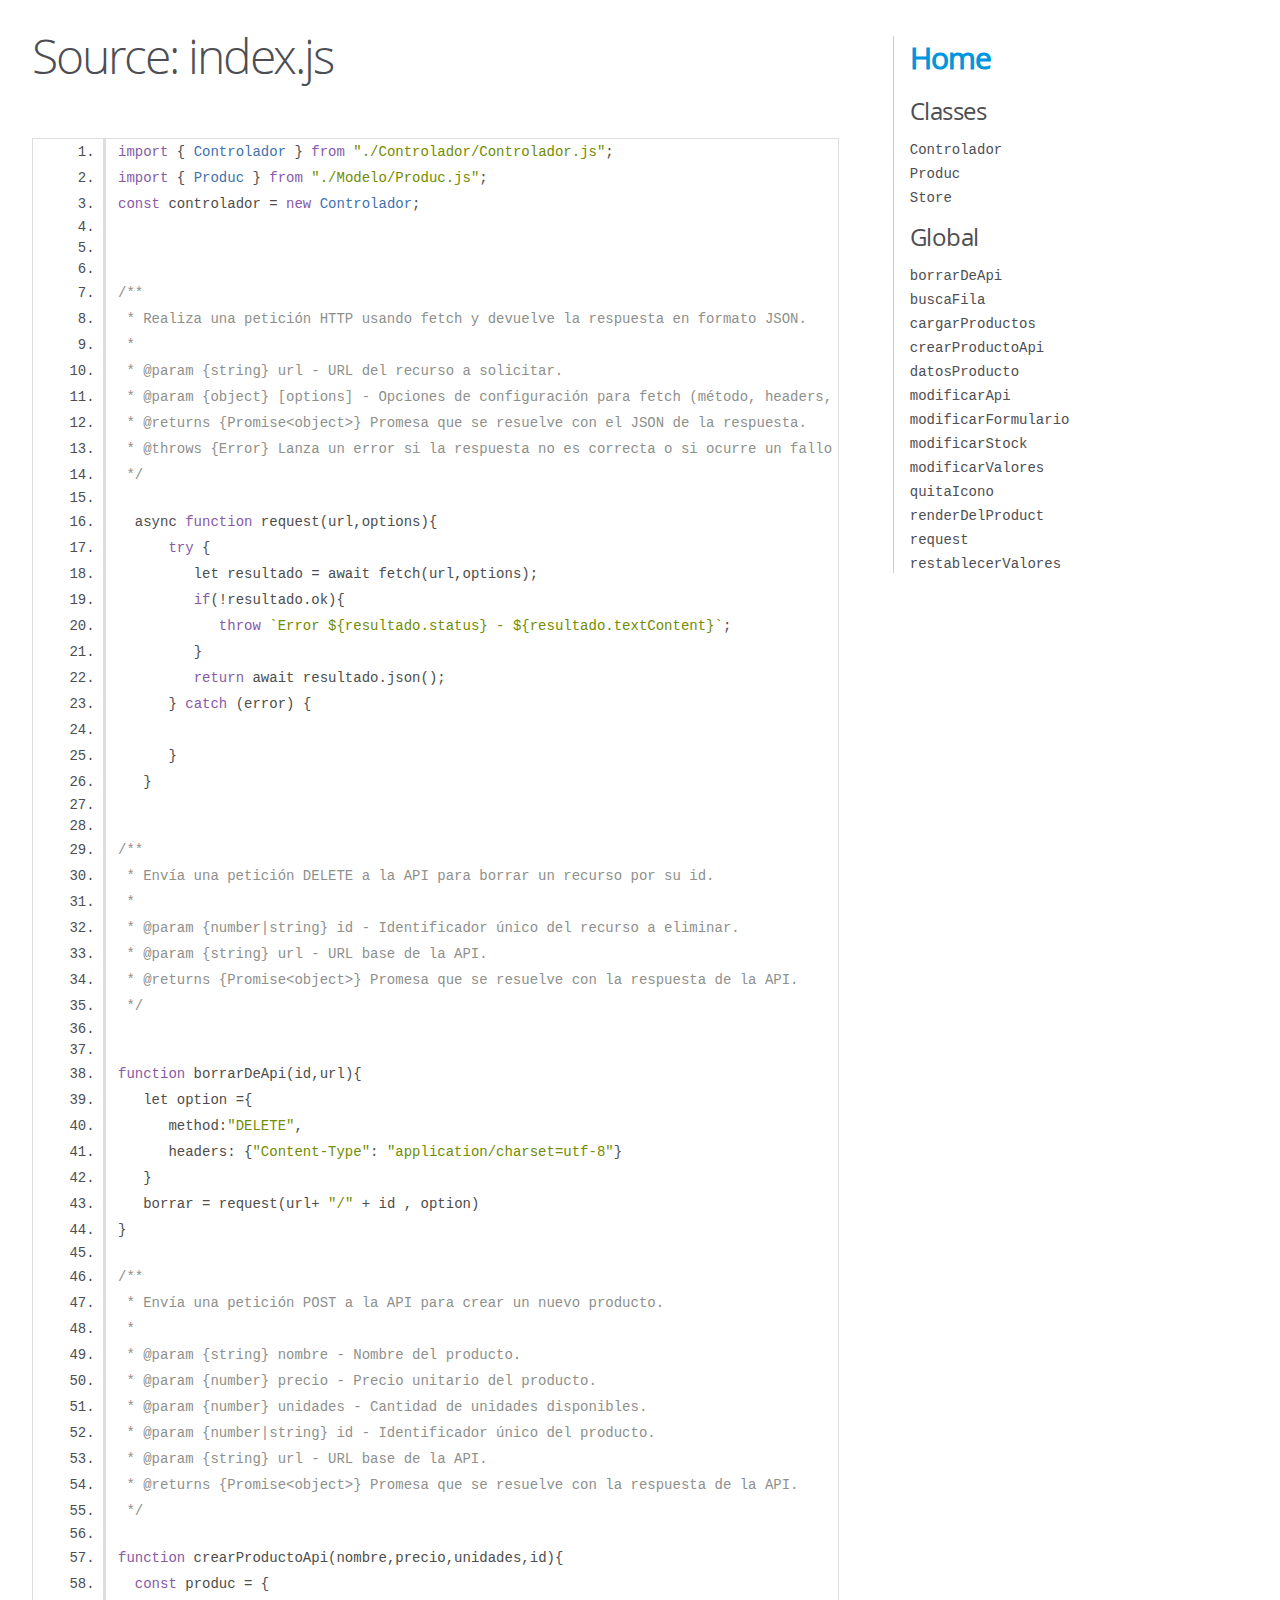
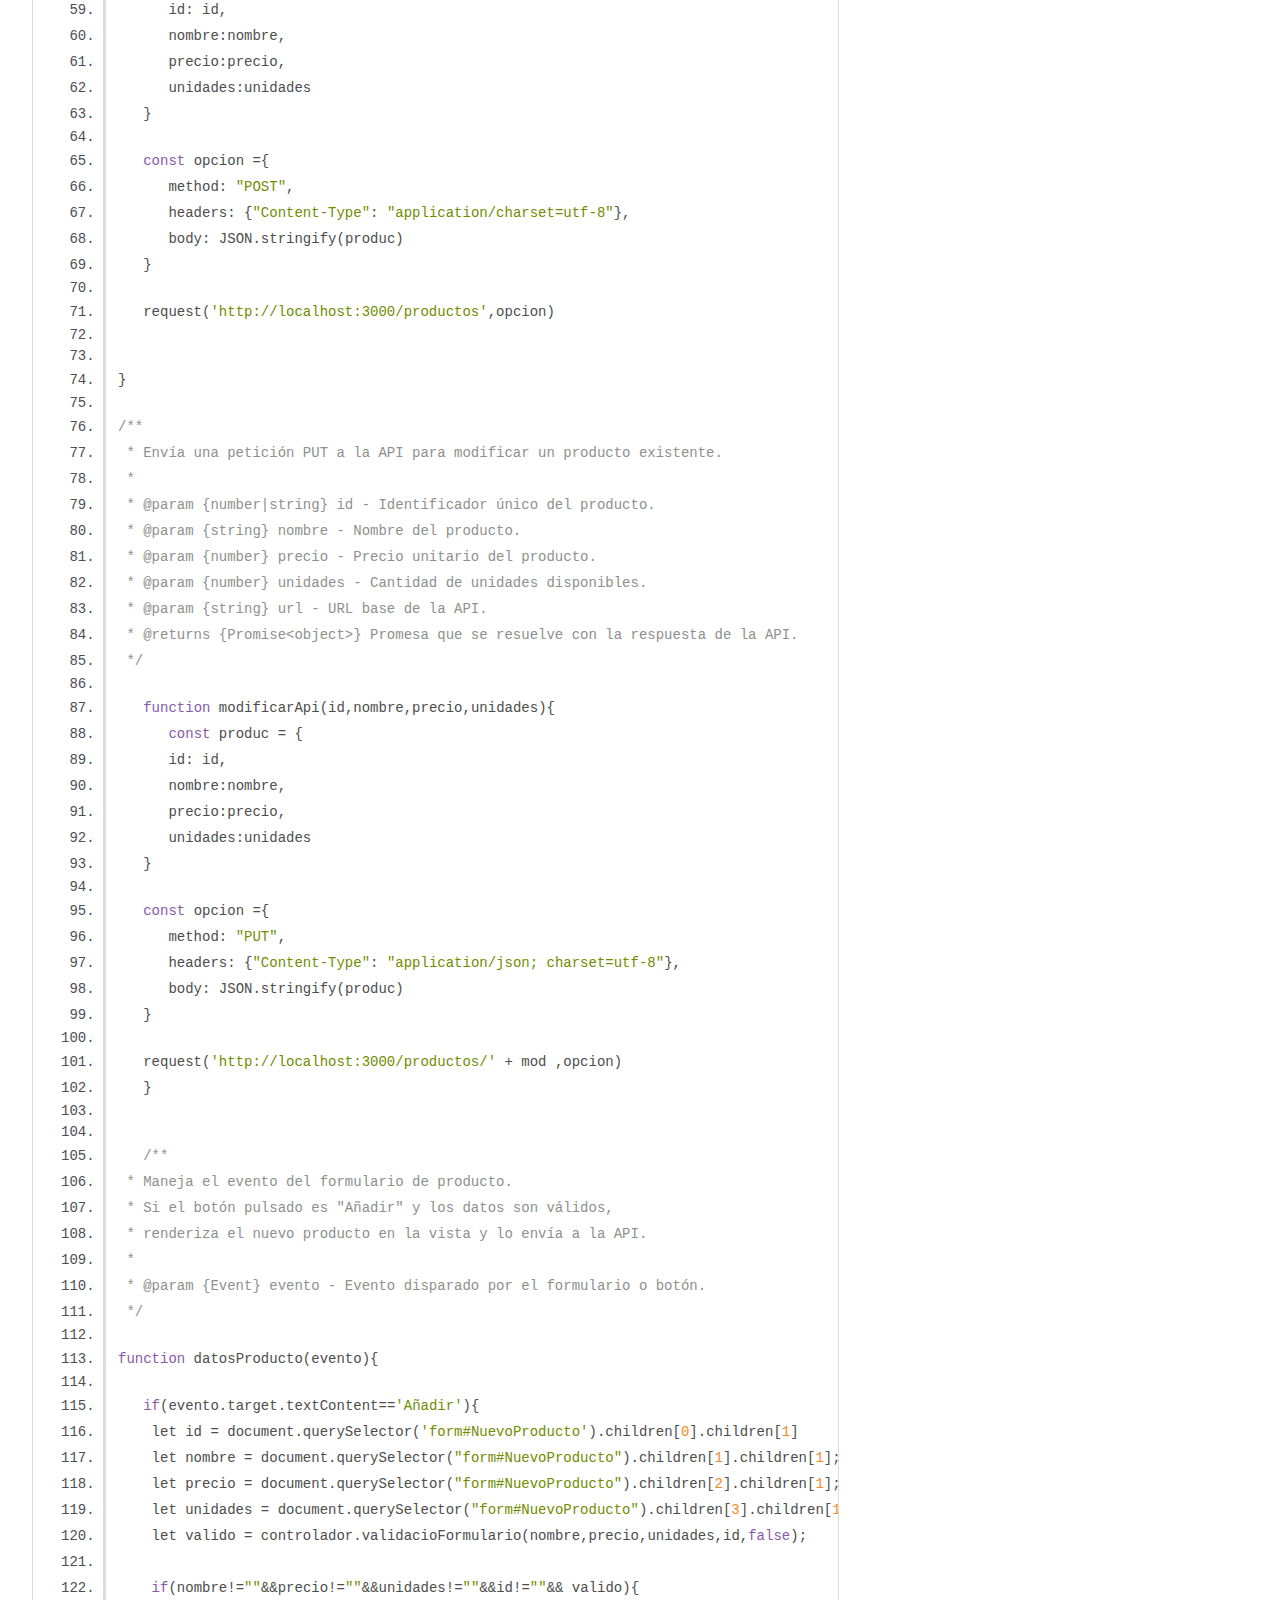
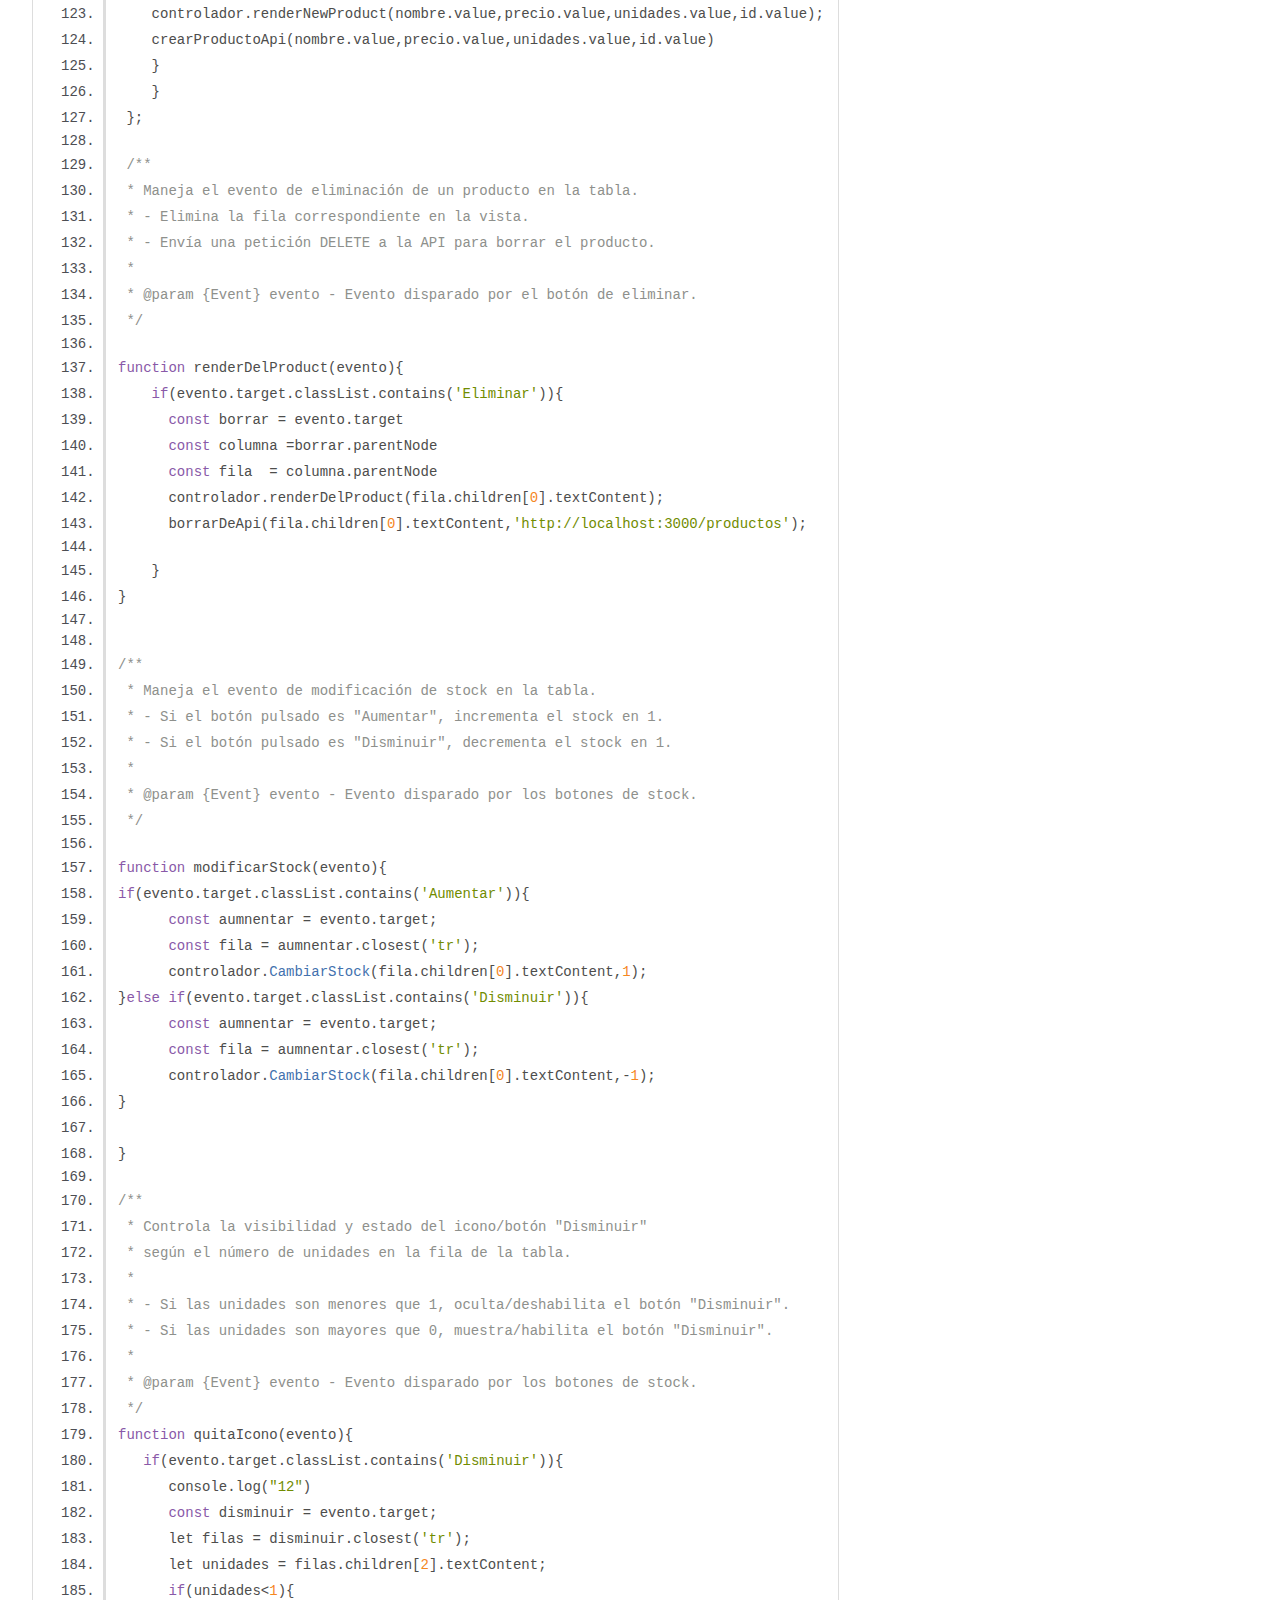
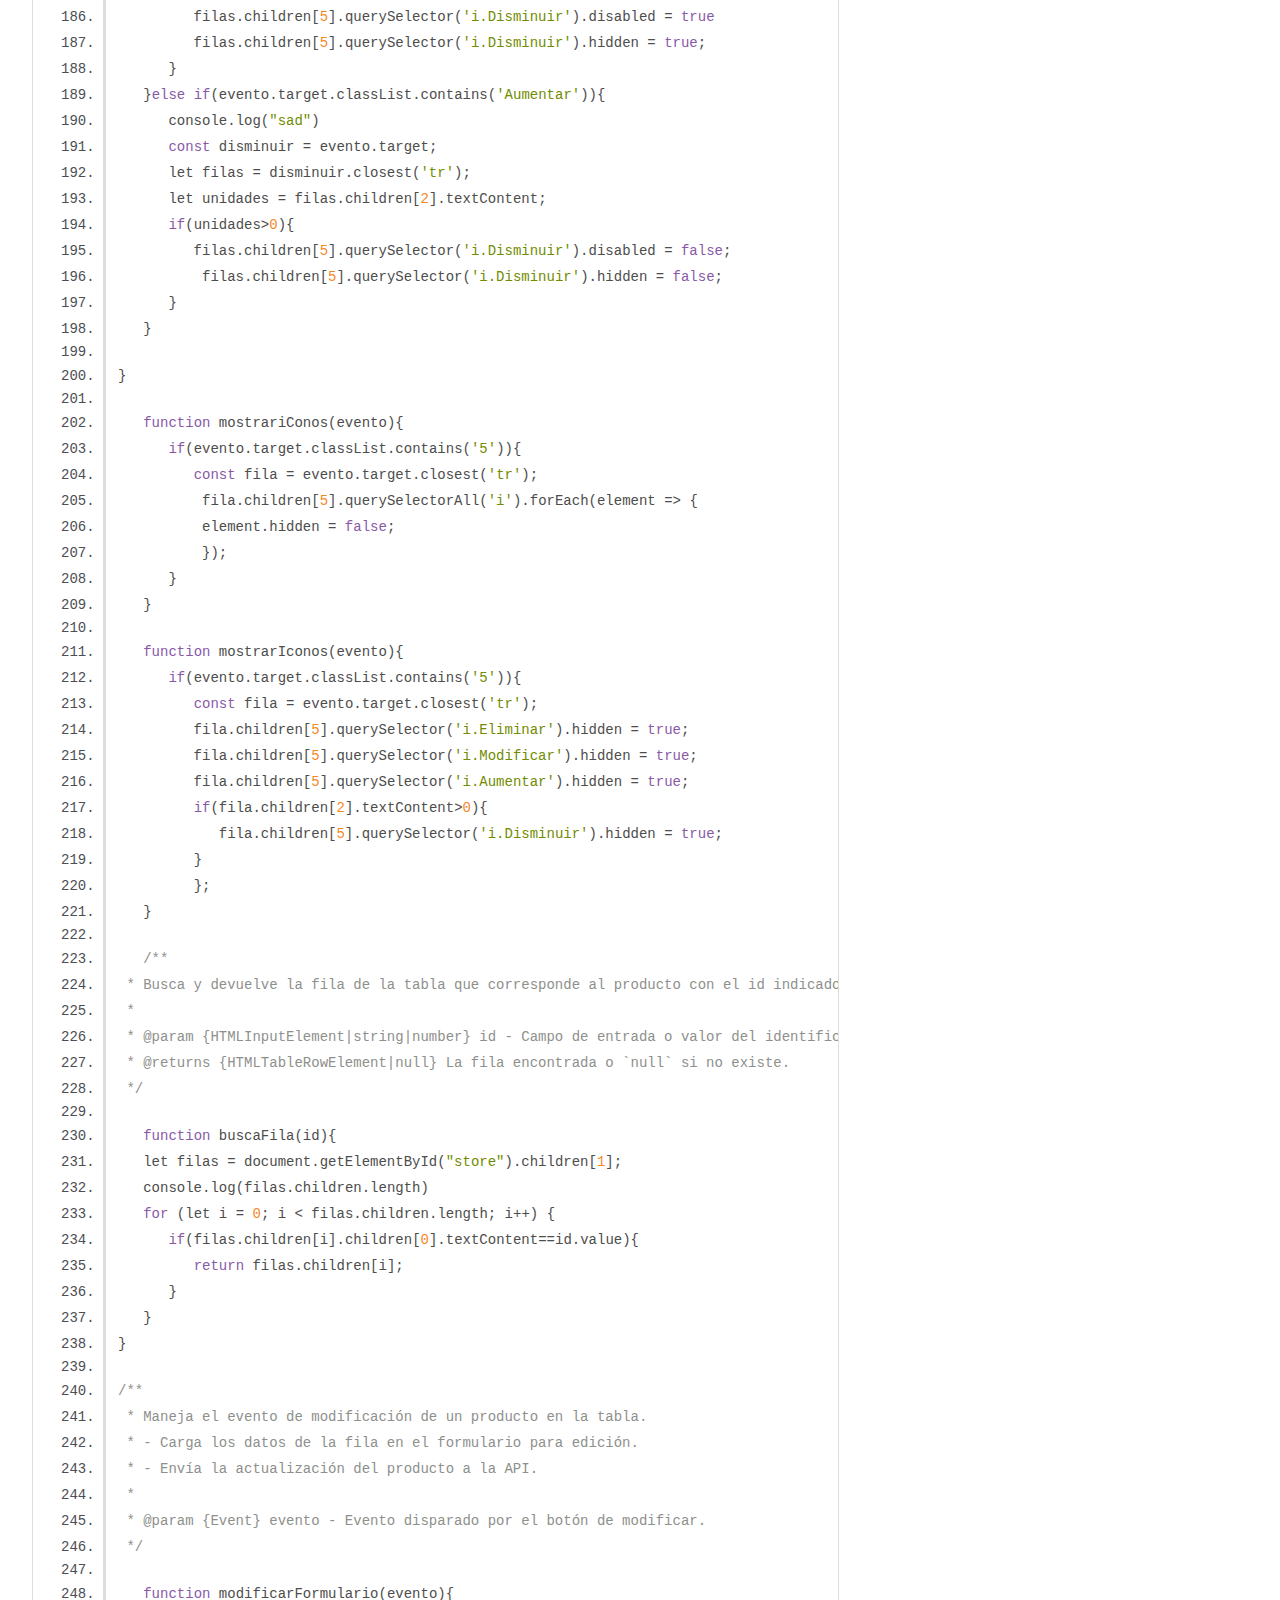
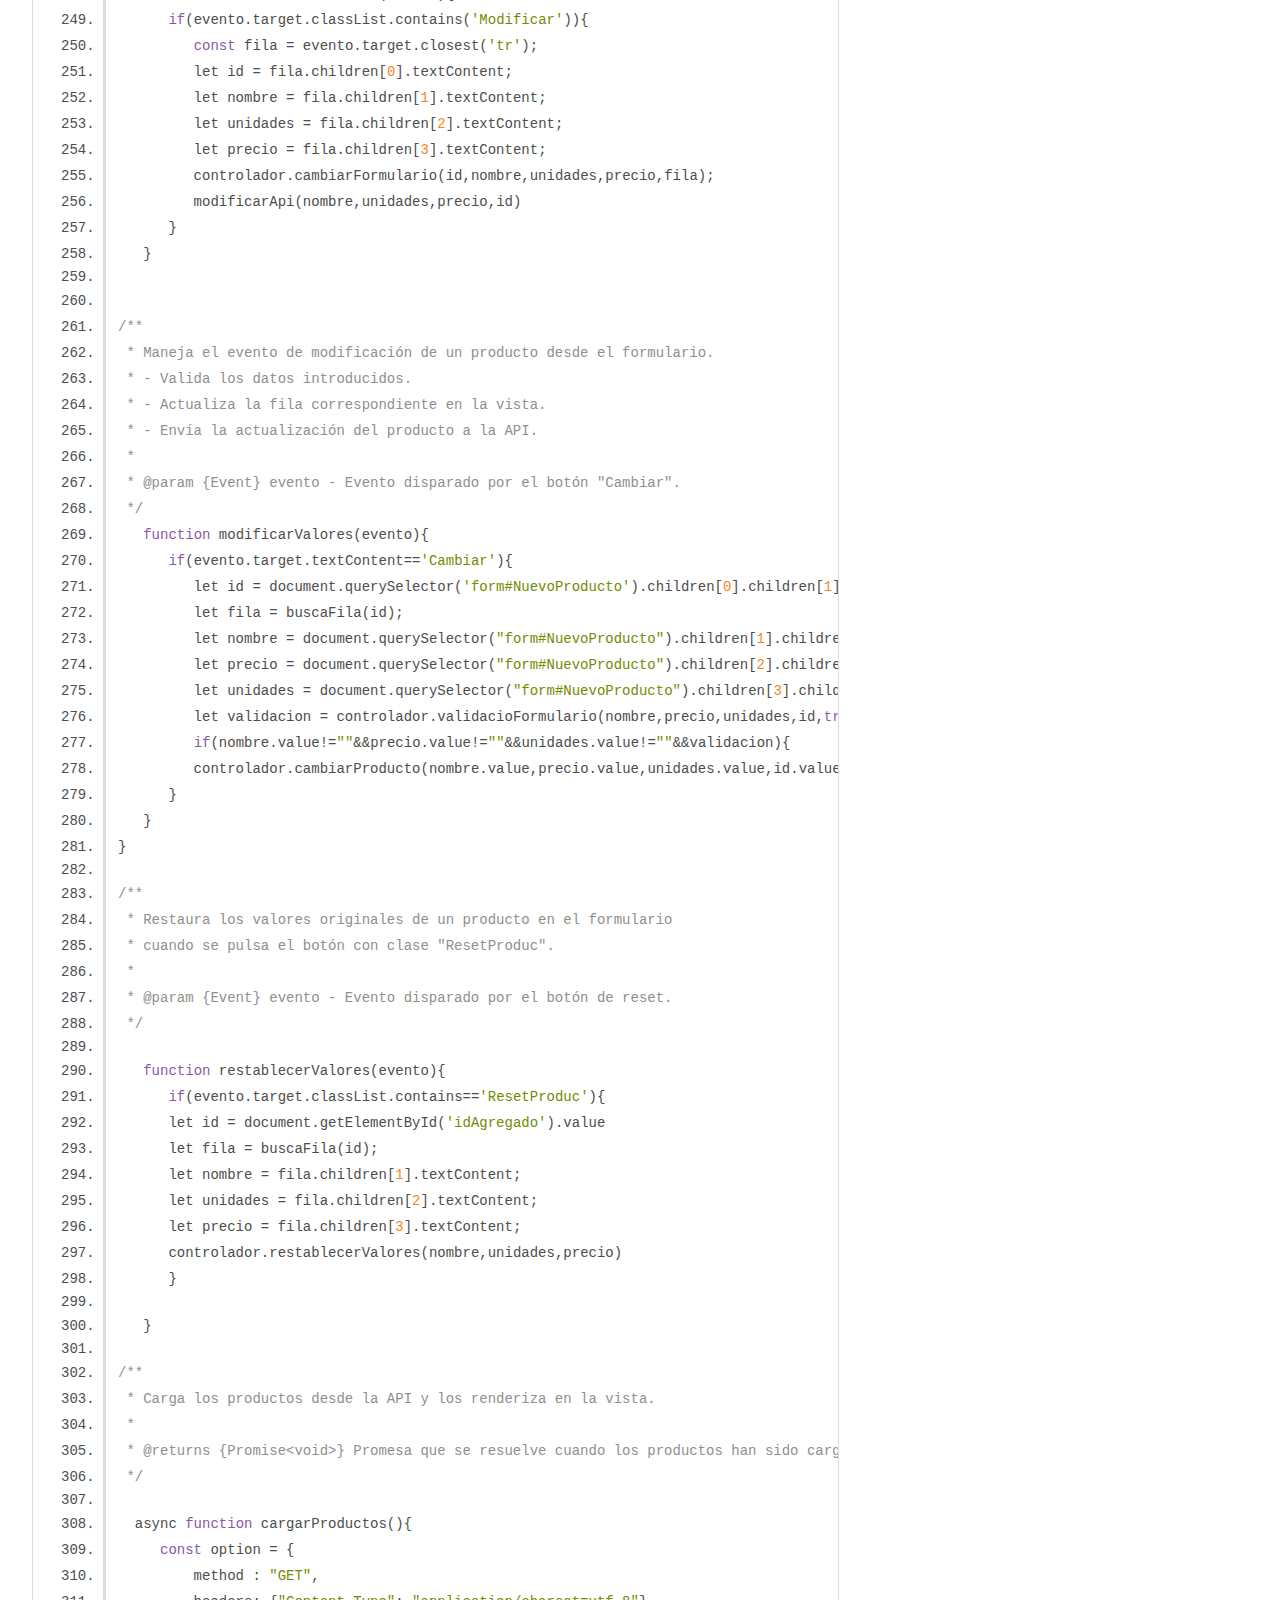
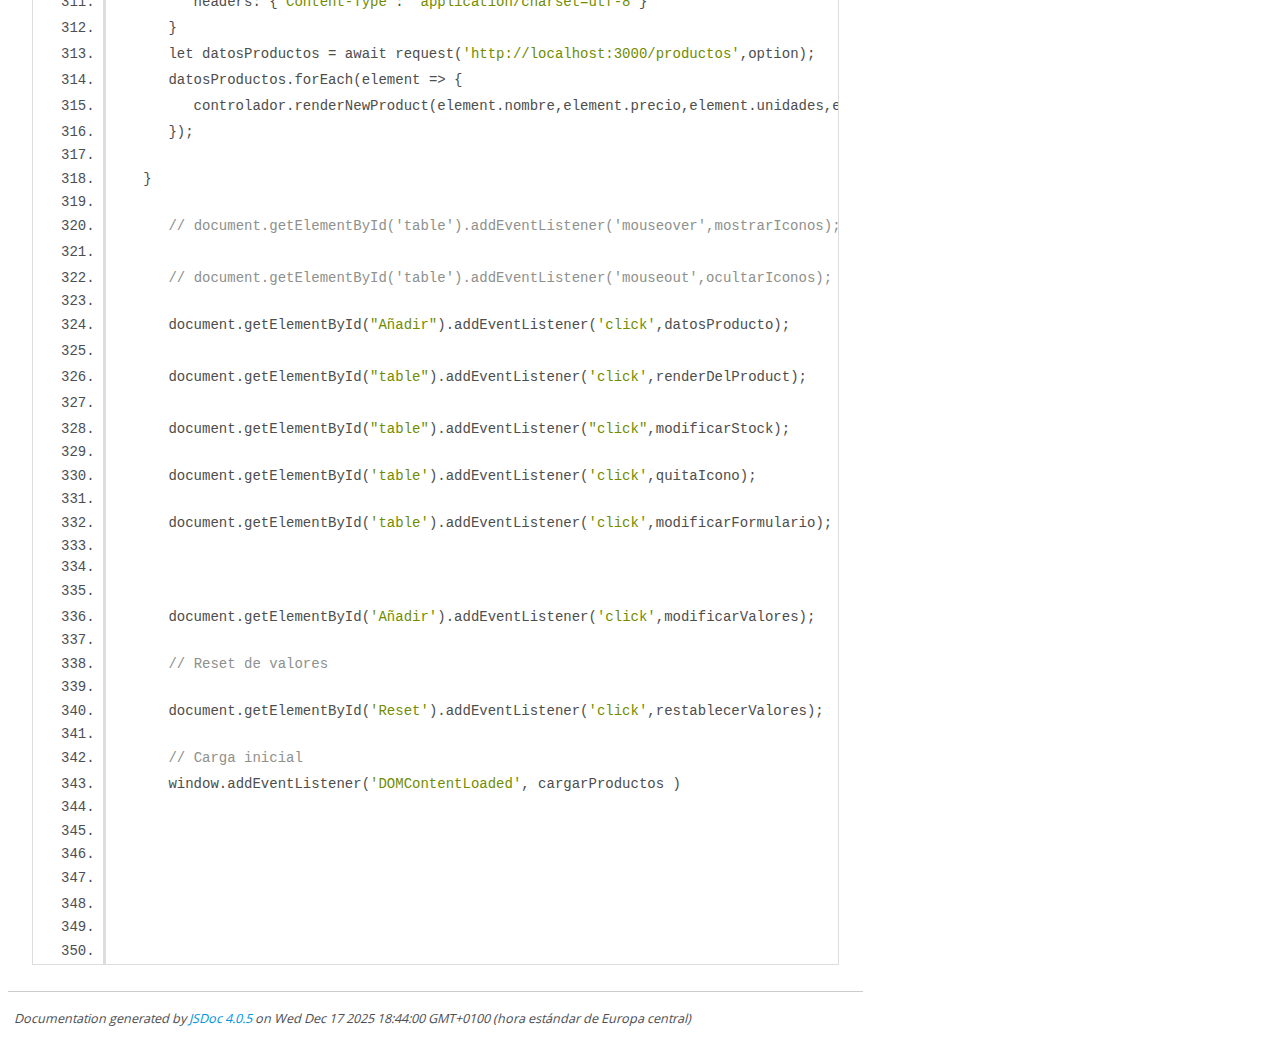
<file: SRC/docs/index.js.html>
<!DOCTYPE html>
<html lang="en">
<head>
    <meta charset="utf-8">
    <title>JSDoc: Source: index.js</title>

    <script src="scripts/prettify/prettify.js"> </script>
    <script src="scripts/prettify/lang-css.js"> </script>
    <!--[if lt IE 9]>
      <script src="//html5shiv.googlecode.com/svn/trunk/html5.js"></script>
    <![endif]-->
    <link type="text/css" rel="stylesheet" href="styles/prettify-tomorrow.css">
    <link type="text/css" rel="stylesheet" href="styles/jsdoc-default.css">
</head>

<body>

<div id="main">

    <h1 class="page-title">Source: index.js</h1>

    



    
    <section>
        <article>
            <pre class="prettyprint source linenums"><code>import { Controlador } from "./Controlador/Controlador.js";
import { Produc } from "./Modelo/Produc.js";
const controlador = new Controlador;



/**
 * Realiza una petición HTTP usando fetch y devuelve la respuesta en formato JSON.
 *
 * @param {string} url - URL del recurso a solicitar.
 * @param {object} [options] - Opciones de configuración para fetch (método, headers, body, etc.).
 * @returns {Promise&lt;object>} Promesa que se resuelve con el JSON de la respuesta.
 * @throws {Error} Lanza un error si la respuesta no es correcta o si ocurre un fallo en la petición.
 */

  async function request(url,options){
      try {
         let resultado = await fetch(url,options);
         if(!resultado.ok){
            throw `Error ${resultado.status} - ${resultado.textContent}`;
         }
         return await resultado.json();
      } catch (error) {
         
      }
   }


/**
 * Envía una petición DELETE a la API para borrar un recurso por su id.
 *
 * @param {number|string} id - Identificador único del recurso a eliminar.
 * @param {string} url - URL base de la API.
 * @returns {Promise&lt;object>} Promesa que se resuelve con la respuesta de la API.
 */


function borrarDeApi(id,url){
   let option ={
      method:"DELETE",
      headers: {"Content-Type": "application/charset=utf-8"}
   }
   borrar = request(url+ "/" + id , option)
}   

/**
 * Envía una petición POST a la API para crear un nuevo producto.
 *
 * @param {string} nombre - Nombre del producto.
 * @param {number} precio - Precio unitario del producto.
 * @param {number} unidades - Cantidad de unidades disponibles.
 * @param {number|string} id - Identificador único del producto.
 * @param {string} url - URL base de la API.
 * @returns {Promise&lt;object>} Promesa que se resuelve con la respuesta de la API.
 */

function crearProductoApi(nombre,precio,unidades,id){
  const produc = {
      id: id,
      nombre:nombre,
      precio:precio,
      unidades:unidades
   }

   const opcion ={
      method: "POST",
      headers: {"Content-Type": "application/charset=utf-8"},
      body: JSON.stringify(produc)
   }

   request('http://localhost:3000/productos',opcion)


}

/**
 * Envía una petición PUT a la API para modificar un producto existente.
 *
 * @param {number|string} id - Identificador único del producto.
 * @param {string} nombre - Nombre del producto.
 * @param {number} precio - Precio unitario del producto.
 * @param {number} unidades - Cantidad de unidades disponibles.
 * @param {string} url - URL base de la API.
 * @returns {Promise&lt;object>} Promesa que se resuelve con la respuesta de la API.
 */

   function modificarApi(id,nombre,precio,unidades){
      const produc = {
      id: id,
      nombre:nombre,
      precio:precio,
      unidades:unidades
   }

   const opcion ={
      method: "PUT",
      headers: {"Content-Type": "application/json; charset=utf-8"},
      body: JSON.stringify(produc)
   }

   request('http://localhost:3000/productos/' + mod ,opcion)
   }


   /**
 * Maneja el evento del formulario de producto.
 * Si el botón pulsado es "Añadir" y los datos son válidos,
 * renderiza el nuevo producto en la vista y lo envía a la API.
 *
 * @param {Event} evento - Evento disparado por el formulario o botón.
 */

function datosProducto(evento){

   if(evento.target.textContent=='Añadir'){
    let id = document.querySelector('form#NuevoProducto').children[0].children[1]
    let nombre = document.querySelector("form#NuevoProducto").children[1].children[1];
    let precio = document.querySelector("form#NuevoProducto").children[2].children[1];
    let unidades = document.querySelector("form#NuevoProducto").children[3].children[1];
    let valido = controlador.validacioFormulario(nombre,precio,unidades,id,false);
   
    if(nombre!=""&amp;&amp;precio!=""&amp;&amp;unidades!=""&amp;&amp;id!=""&amp;&amp; valido){
    controlador.renderNewProduct(nombre.value,precio.value,unidades.value,id.value);
    crearProductoApi(nombre.value,precio.value,unidades.value,id.value)
    }
    }
 };

 /**
 * Maneja el evento de eliminación de un producto en la tabla.
 * - Elimina la fila correspondiente en la vista.
 * - Envía una petición DELETE a la API para borrar el producto.
 *
 * @param {Event} evento - Evento disparado por el botón de eliminar.
 */

function renderDelProduct(evento){
    if(evento.target.classList.contains('Eliminar')){
      const borrar = evento.target
      const columna =borrar.parentNode
      const fila  = columna.parentNode
      controlador.renderDelProduct(fila.children[0].textContent);
      borrarDeApi(fila.children[0].textContent,'http://localhost:3000/productos');

    } 
}


/**
 * Maneja el evento de modificación de stock en la tabla.
 * - Si el botón pulsado es "Aumentar", incrementa el stock en 1.
 * - Si el botón pulsado es "Disminuir", decrementa el stock en 1.
 *
 * @param {Event} evento - Evento disparado por los botones de stock.
 */

function modificarStock(evento){
if(evento.target.classList.contains('Aumentar')){
      const aumnentar = evento.target;
      const fila = aumnentar.closest('tr');
      controlador.CambiarStock(fila.children[0].textContent,1);
}else if(evento.target.classList.contains('Disminuir')){
      const aumnentar = evento.target;
      const fila = aumnentar.closest('tr');
      controlador.CambiarStock(fila.children[0].textContent,-1);
}
    
}

/**
 * Controla la visibilidad y estado del icono/botón "Disminuir"
 * según el número de unidades en la fila de la tabla.
 *
 * - Si las unidades son menores que 1, oculta/deshabilita el botón "Disminuir".
 * - Si las unidades son mayores que 0, muestra/habilita el botón "Disminuir".
 *
 * @param {Event} evento - Evento disparado por los botones de stock.
 */
function quitaIcono(evento){
   if(evento.target.classList.contains('Disminuir')){
      console.log("12")
      const disminuir = evento.target;
      let filas = disminuir.closest('tr');
      let unidades = filas.children[2].textContent;
      if(unidades&lt;1){
         filas.children[5].querySelector('i.Disminuir').disabled = true
         filas.children[5].querySelector('i.Disminuir').hidden = true;
      }
   }else if(evento.target.classList.contains('Aumentar')){
      console.log("sad")
      const disminuir = evento.target;
      let filas = disminuir.closest('tr');
      let unidades = filas.children[2].textContent;
      if(unidades>0){
         filas.children[5].querySelector('i.Disminuir').disabled = false;
          filas.children[5].querySelector('i.Disminuir').hidden = false;
      }
   }

}

   function mostrariConos(evento){
      if(evento.target.classList.contains('5')){
         const fila = evento.target.closest('tr');
          fila.children[5].querySelectorAll('i').forEach(element => {
          element.hidden = false;
          }); 
      }
   }

   function mostrarIconos(evento){
      if(evento.target.classList.contains('5')){
         const fila = evento.target.closest('tr');
         fila.children[5].querySelector('i.Eliminar').hidden = true;
         fila.children[5].querySelector('i.Modificar').hidden = true;
         fila.children[5].querySelector('i.Aumentar').hidden = true;
         if(fila.children[2].textContent>0){
            fila.children[5].querySelector('i.Disminuir').hidden = true;
         }
         };
   }

   /**
 * Busca y devuelve la fila de la tabla que corresponde al producto con el id indicado.
 *
 * @param {HTMLInputElement|string|number} id - Campo de entrada o valor del identificador del producto.
 * @returns {HTMLTableRowElement|null} La fila encontrada o `null` si no existe.
 */

   function buscaFila(id){
   let filas = document.getElementById("store").children[1];
   console.log(filas.children.length)
   for (let i = 0; i &lt; filas.children.length; i++) {
      if(filas.children[i].children[0].textContent==id.value){
         return filas.children[i]; 
      }
   }
}

/**
 * Maneja el evento de modificación de un producto en la tabla.
 * - Carga los datos de la fila en el formulario para edición.
 * - Envía la actualización del producto a la API.
 *
 * @param {Event} evento - Evento disparado por el botón de modificar.
 */

   function modificarFormulario(evento){
      if(evento.target.classList.contains('Modificar')){
         const fila = evento.target.closest('tr');
         let id = fila.children[0].textContent;
         let nombre = fila.children[1].textContent;
         let unidades = fila.children[2].textContent;
         let precio = fila.children[3].textContent;
         controlador.cambiarFormulario(id,nombre,unidades,precio,fila);
         modificarApi(nombre,unidades,precio,id)
      }
   }

 
/**
 * Maneja el evento de modificación de un producto desde el formulario.
 * - Valida los datos introducidos.
 * - Actualiza la fila correspondiente en la vista.
 * - Envía la actualización del producto a la API.
 *
 * @param {Event} evento - Evento disparado por el botón "Cambiar".
 */
   function modificarValores(evento){
      if(evento.target.textContent=='Cambiar'){
         let id = document.querySelector('form#NuevoProducto').children[0].children[1];
         let fila = buscaFila(id);
         let nombre = document.querySelector("form#NuevoProducto").children[1].children[1];
         let precio = document.querySelector("form#NuevoProducto").children[2].children[1];
         let unidades = document.querySelector("form#NuevoProducto").children[3].children[1];
         let validacion = controlador.validacioFormulario(nombre,precio,unidades,id,true);
         if(nombre.value!=""&amp;&amp;precio.value!=""&amp;&amp;unidades.value!=""&amp;&amp;validacion){
         controlador.cambiarProducto(nombre.value,precio.value,unidades.value,id.value,fila);
      }
   }
}

/**
 * Restaura los valores originales de un producto en el formulario
 * cuando se pulsa el botón con clase "ResetProduc".
 *
 * @param {Event} evento - Evento disparado por el botón de reset.
 */

   function restablecerValores(evento){
      if(evento.target.classList.contains=='ResetProduc'){
      let id = document.getElementById('idAgregado').value
      let fila = buscaFila(id);
      let nombre = fila.children[1].textContent;
      let unidades = fila.children[2].textContent;
      let precio = fila.children[3].textContent;
      controlador.restablecerValores(nombre,unidades,precio)
      }

   }

/**
 * Carga los productos desde la API y los renderiza en la vista.
 *
 * @returns {Promise&lt;void>} Promesa que se resuelve cuando los productos han sido cargados y renderizados.
 */

  async function cargarProductos(){
     const option = {
         method : "GET",
         headers: {"Content-Type": "application/charset=utf-8"}
      }
      let datosProductos = await request('http://localhost:3000/productos',option);
      datosProductos.forEach(element => {
         controlador.renderNewProduct(element.nombre,element.precio,element.unidades,element.id)
      });

   }

      // document.getElementById('table').addEventListener('mouseover',mostrarIconos);
      
      // document.getElementById('table').addEventListener('mouseout',ocultarIconos);

      document.getElementById("Añadir").addEventListener('click',datosProducto);
  
      document.getElementById("table").addEventListener('click',renderDelProduct);
   
      document.getElementById("table").addEventListener("click",modificarStock);

      document.getElementById('table').addEventListener('click',quitaIcono);

      document.getElementById('table').addEventListener('click',modificarFormulario);


   
      document.getElementById('Añadir').addEventListener('click',modificarValores);

      // Reset de valores

      document.getElementById('Reset').addEventListener('click',restablecerValores);

      // Carga inicial
      window.addEventListener('DOMContentLoaded', cargarProductos )

       

      
      

   </code></pre>
        </article>
    </section>




</div>

<nav>
    <h2><a href="index.html">Home</a></h2><h3>Classes</h3><ul><li><a href="Controlador_Controlador.html">Controlador</a></li><li><a href="Produc_Produc.html">Produc</a></li><li><a href="Store_Store.html">Store</a></li></ul><h3>Global</h3><ul><li><a href="global.html#borrarDeApi">borrarDeApi</a></li><li><a href="global.html#buscaFila">buscaFila</a></li><li><a href="global.html#cargarProductos">cargarProductos</a></li><li><a href="global.html#crearProductoApi">crearProductoApi</a></li><li><a href="global.html#datosProducto">datosProducto</a></li><li><a href="global.html#modificarApi">modificarApi</a></li><li><a href="global.html#modificarFormulario">modificarFormulario</a></li><li><a href="global.html#modificarStock">modificarStock</a></li><li><a href="global.html#modificarValores">modificarValores</a></li><li><a href="global.html#quitaIcono">quitaIcono</a></li><li><a href="global.html#renderDelProduct">renderDelProduct</a></li><li><a href="global.html#request">request</a></li><li><a href="global.html#restablecerValores">restablecerValores</a></li></ul>
</nav>

<br class="clear">

<footer>
    Documentation generated by <a href="https://github.com/jsdoc/jsdoc">JSDoc 4.0.5</a> on Wed Dec 17 2025 18:44:00 GMT+0100 (hora estándar de Europa central)
</footer>

<script> prettyPrint(); </script>
<script src="scripts/linenumber.js"> </script>
</body>
</html>
</file>
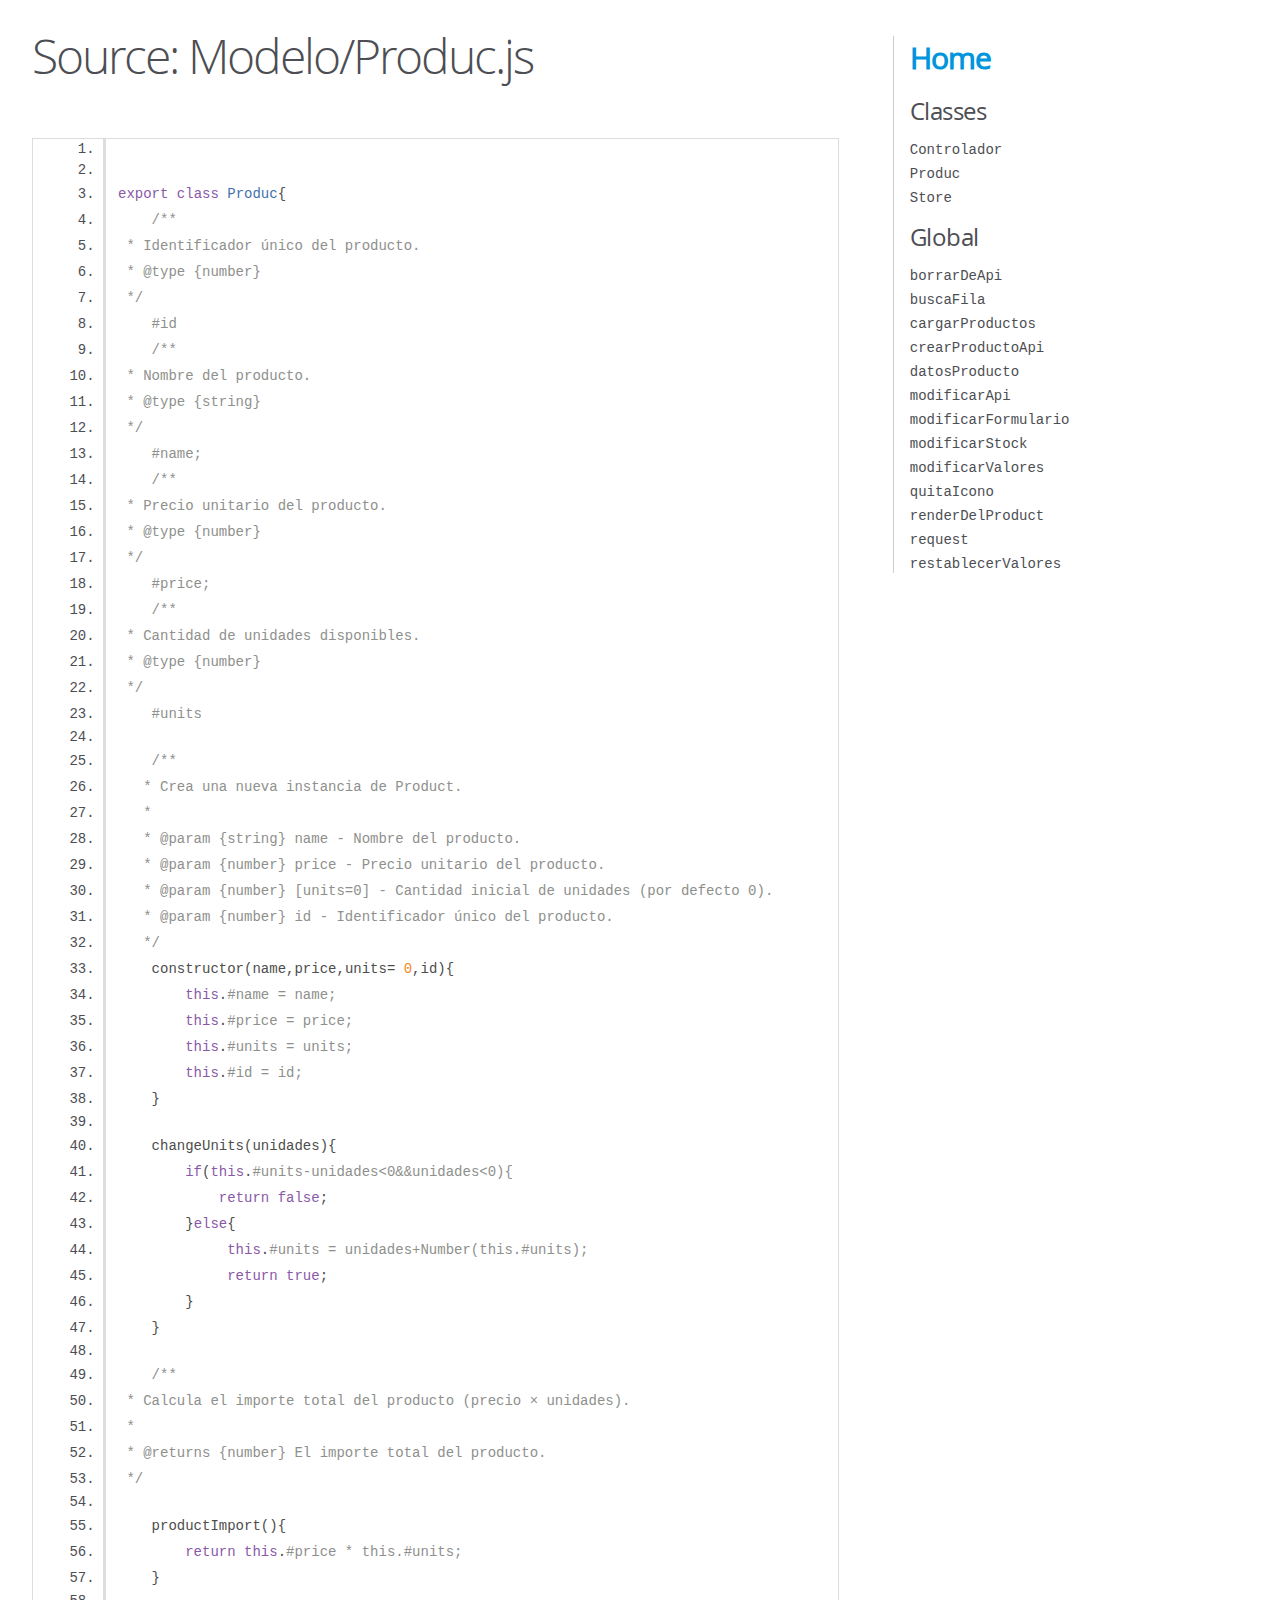
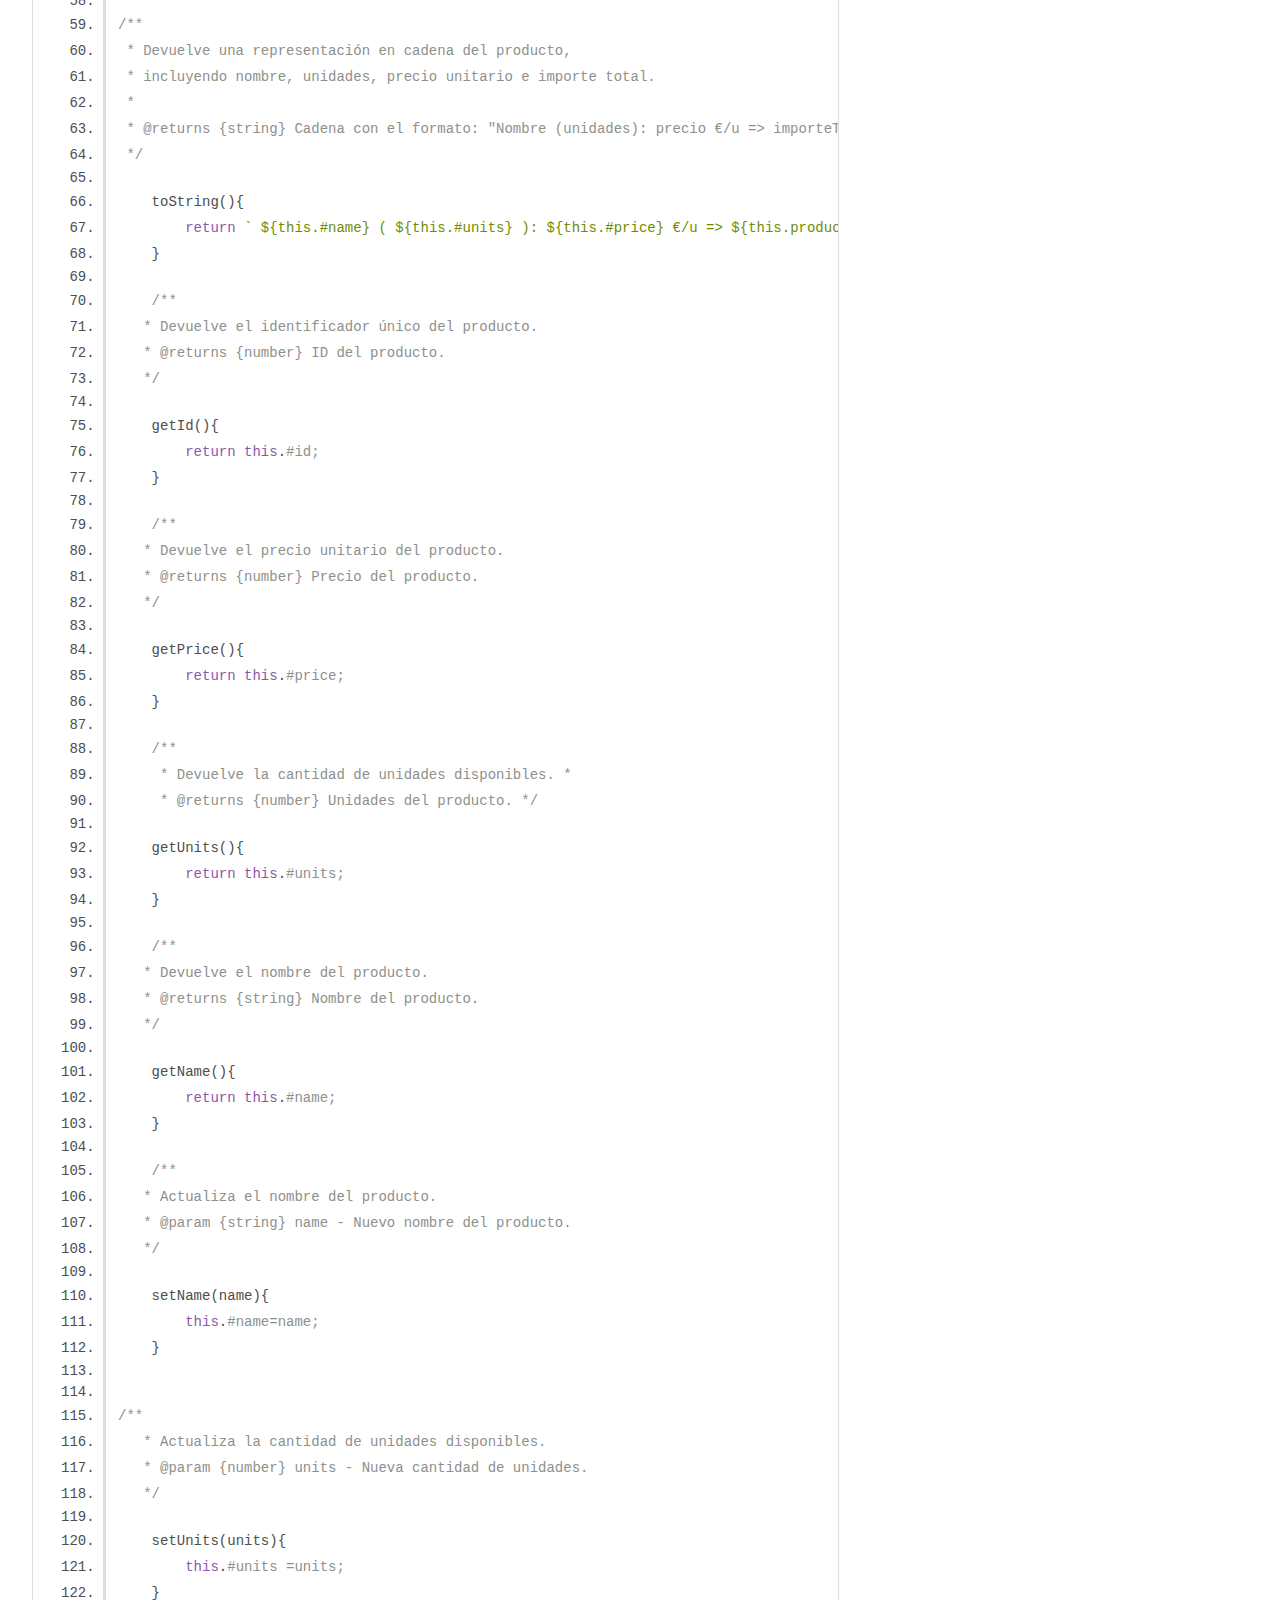
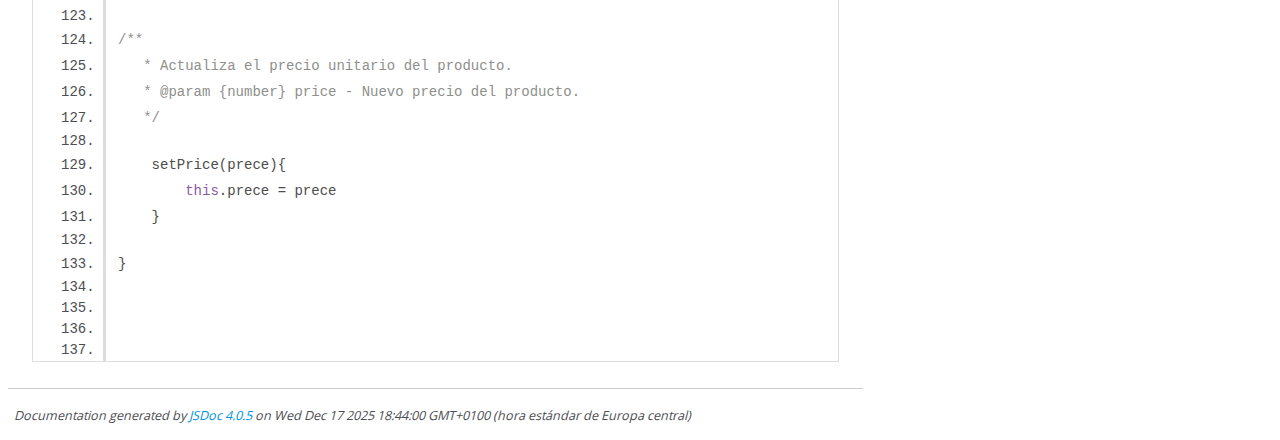
<file: SRC/docs/Modelo_Produc.js.html>
<!DOCTYPE html>
<html lang="en">
<head>
    <meta charset="utf-8">
    <title>JSDoc: Source: Modelo/Produc.js</title>

    <script src="scripts/prettify/prettify.js"> </script>
    <script src="scripts/prettify/lang-css.js"> </script>
    <!--[if lt IE 9]>
      <script src="//html5shiv.googlecode.com/svn/trunk/html5.js"></script>
    <![endif]-->
    <link type="text/css" rel="stylesheet" href="styles/prettify-tomorrow.css">
    <link type="text/css" rel="stylesheet" href="styles/jsdoc-default.css">
</head>

<body>

<div id="main">

    <h1 class="page-title">Source: Modelo/Produc.js</h1>

    



    
    <section>
        <article>
            <pre class="prettyprint source linenums"><code>

export class Produc{
    /**
 * Identificador único del producto.
 * @type {number}
 */
    #id
    /**
 * Nombre del producto.
 * @type {string}
 */
    #name;
    /**
 * Precio unitario del producto.
 * @type {number}
 */
    #price;
    /**
 * Cantidad de unidades disponibles.
 * @type {number}
 */
    #units

    /**
   * Crea una nueva instancia de Product.
   *
   * @param {string} name - Nombre del producto.
   * @param {number} price - Precio unitario del producto.
   * @param {number} [units=0] - Cantidad inicial de unidades (por defecto 0).
   * @param {number} id - Identificador único del producto.
   */
    constructor(name,price,units= 0,id){
        this.#name = name;
        this.#price = price;
        this.#units = units;
        this.#id = id;
    }

    changeUnits(unidades){
        if(this.#units-unidades&lt;0&amp;&amp;unidades&lt;0){
            return false;
        }else{
             this.#units = unidades+Number(this.#units);
             return true;
        }
    }

    /**
 * Calcula el importe total del producto (precio × unidades).
 *
 * @returns {number} El importe total del producto.
 */

    productImport(){
        return this.#price * this.#units;
    }

/**
 * Devuelve una representación en cadena del producto,
 * incluyendo nombre, unidades, precio unitario e importe total.
 *
 * @returns {string} Cadena con el formato: "Nombre (unidades): precio €/u => importeTotal"
 */

    toString(){
        return ` ${this.#name} ( ${this.#units} ): ${this.#price} €/u => ${this.productImport().toFixed(2)} `;
    }

    /**
   * Devuelve el identificador único del producto.
   * @returns {number} ID del producto.
   */

    getId(){
        return this.#id;
    }

    /**
   * Devuelve el precio unitario del producto.
   * @returns {number} Precio del producto.
   */

    getPrice(){
        return this.#price;
    }

    /** 
     * Devuelve la cantidad de unidades disponibles. * 
     * @returns {number} Unidades del producto. */

    getUnits(){
        return this.#units;
    }

    /**
   * Devuelve el nombre del producto.
   * @returns {string} Nombre del producto.
   */

    getName(){
        return this.#name;
    }

    /**
   * Actualiza el nombre del producto.
   * @param {string} name - Nuevo nombre del producto.
   */

    setName(name){
        this.#name=name;
    }


/**
   * Actualiza la cantidad de unidades disponibles.
   * @param {number} units - Nueva cantidad de unidades.
   */

    setUnits(units){
        this.#units =units;
    }

/**
   * Actualiza el precio unitario del producto.
   * @param {number} price - Nuevo precio del producto.
   */    

    setPrice(prece){
        this.prece = prece
    }

}




</code></pre>
        </article>
    </section>




</div>

<nav>
    <h2><a href="index.html">Home</a></h2><h3>Classes</h3><ul><li><a href="Controlador_Controlador.html">Controlador</a></li><li><a href="Produc_Produc.html">Produc</a></li><li><a href="Store_Store.html">Store</a></li></ul><h3>Global</h3><ul><li><a href="global.html#borrarDeApi">borrarDeApi</a></li><li><a href="global.html#buscaFila">buscaFila</a></li><li><a href="global.html#cargarProductos">cargarProductos</a></li><li><a href="global.html#crearProductoApi">crearProductoApi</a></li><li><a href="global.html#datosProducto">datosProducto</a></li><li><a href="global.html#modificarApi">modificarApi</a></li><li><a href="global.html#modificarFormulario">modificarFormulario</a></li><li><a href="global.html#modificarStock">modificarStock</a></li><li><a href="global.html#modificarValores">modificarValores</a></li><li><a href="global.html#quitaIcono">quitaIcono</a></li><li><a href="global.html#renderDelProduct">renderDelProduct</a></li><li><a href="global.html#request">request</a></li><li><a href="global.html#restablecerValores">restablecerValores</a></li></ul>
</nav>

<br class="clear">

<footer>
    Documentation generated by <a href="https://github.com/jsdoc/jsdoc">JSDoc 4.0.5</a> on Wed Dec 17 2025 18:44:00 GMT+0100 (hora estándar de Europa central)
</footer>

<script> prettyPrint(); </script>
<script src="scripts/linenumber.js"> </script>
</body>
</html>
</file>
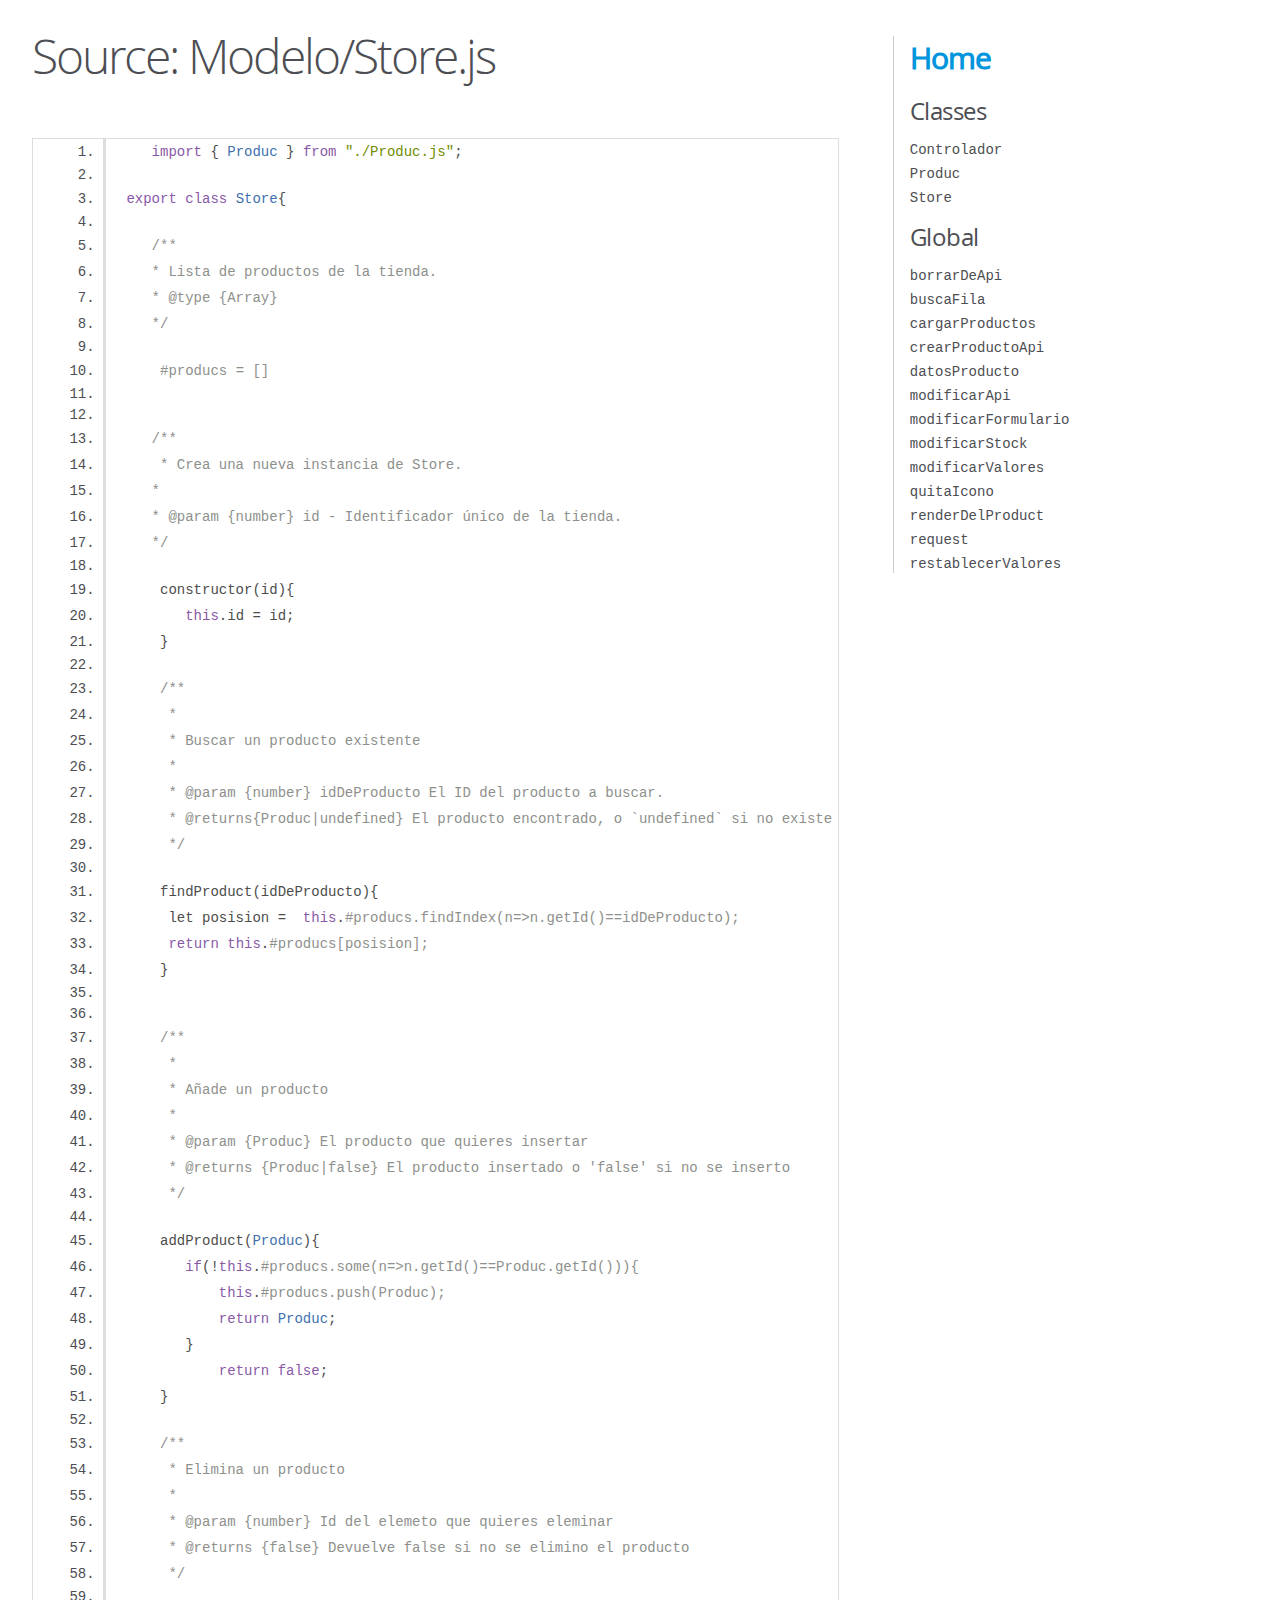
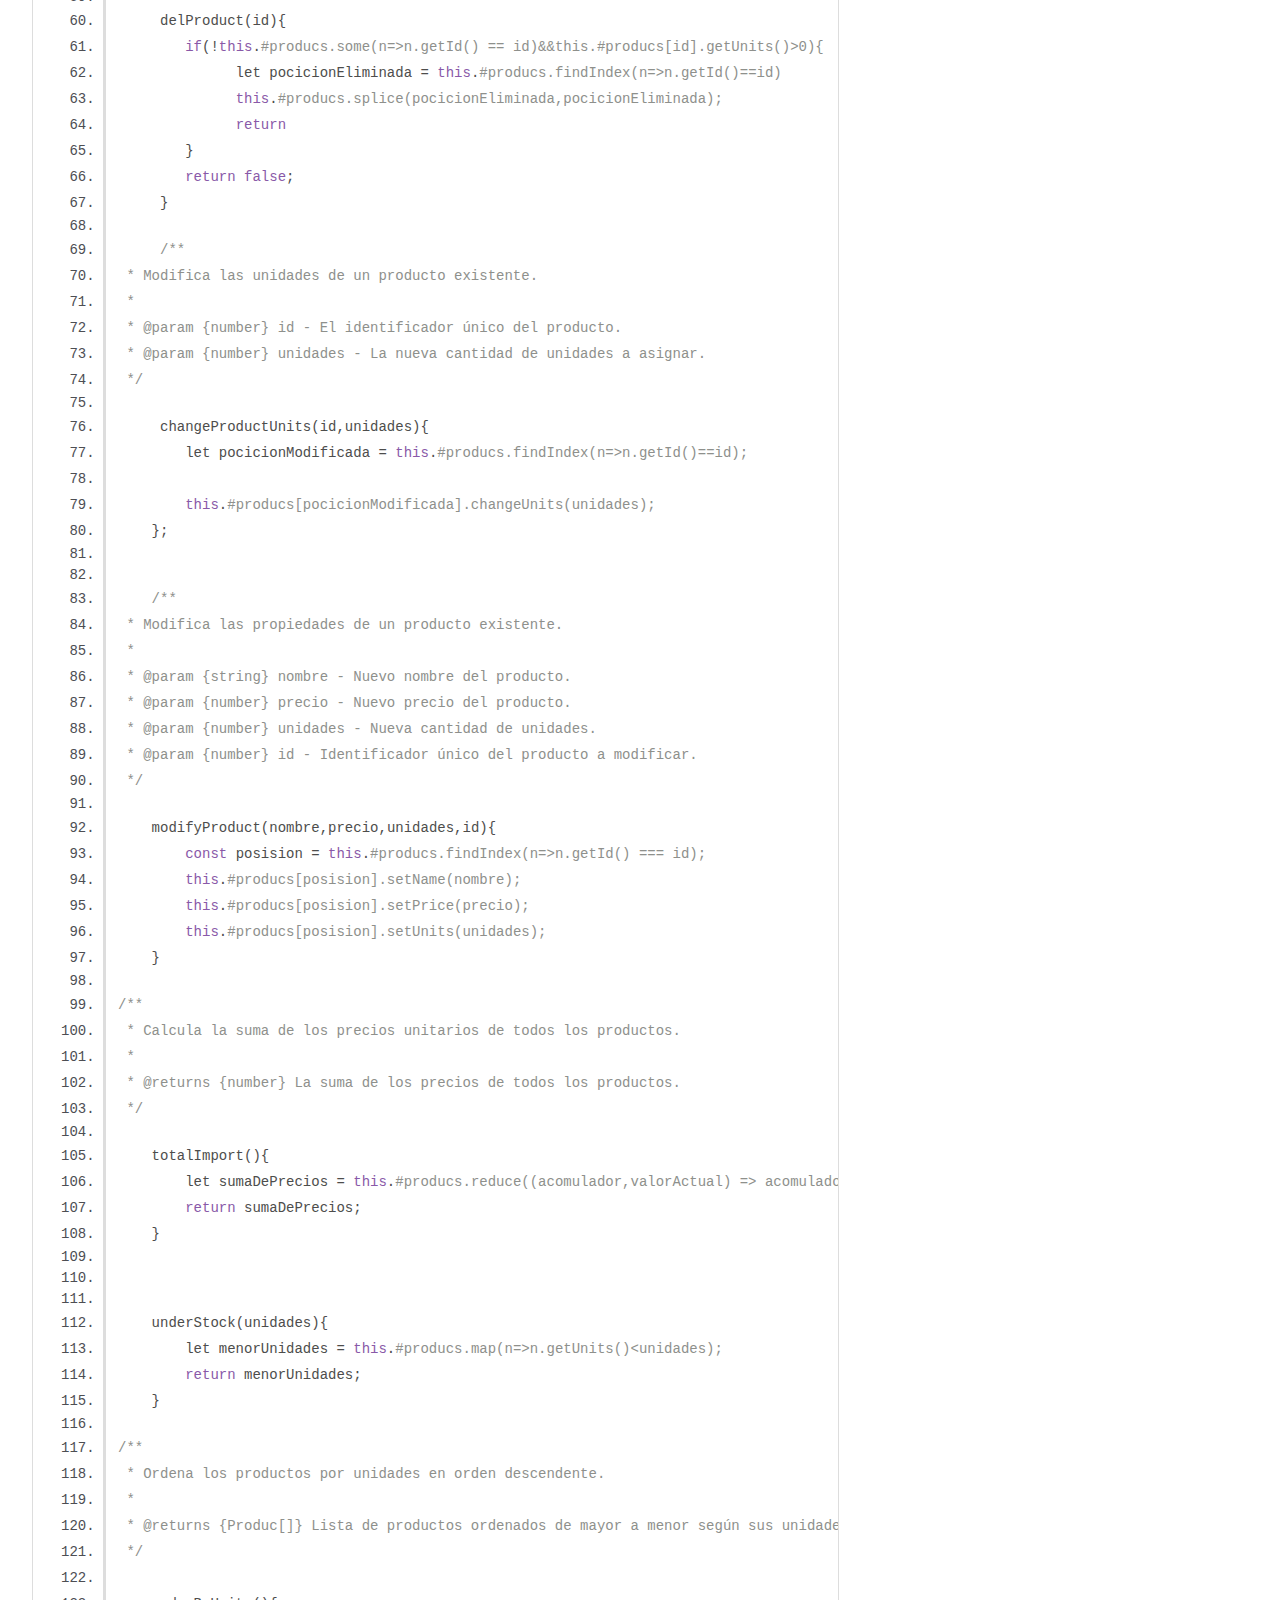
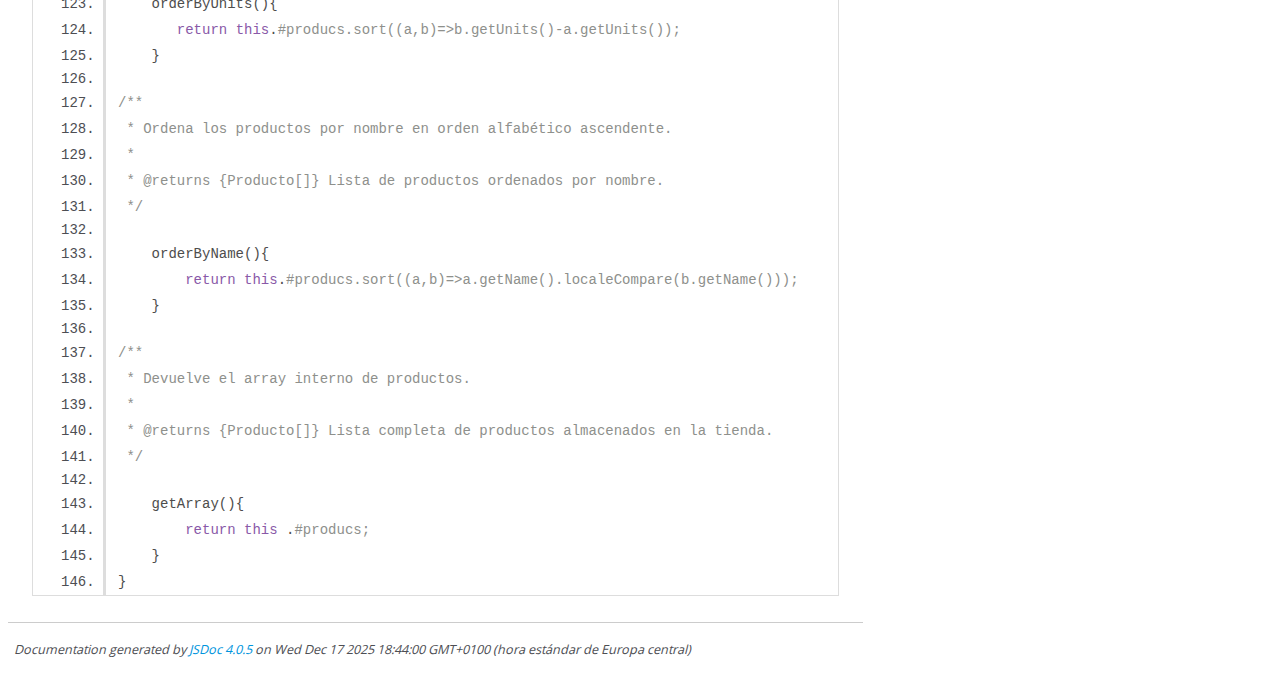
<file: SRC/docs/Modelo_Store.js.html>
<!DOCTYPE html>
<html lang="en">
<head>
    <meta charset="utf-8">
    <title>JSDoc: Source: Modelo/Store.js</title>

    <script src="scripts/prettify/prettify.js"> </script>
    <script src="scripts/prettify/lang-css.js"> </script>
    <!--[if lt IE 9]>
      <script src="//html5shiv.googlecode.com/svn/trunk/html5.js"></script>
    <![endif]-->
    <link type="text/css" rel="stylesheet" href="styles/prettify-tomorrow.css">
    <link type="text/css" rel="stylesheet" href="styles/jsdoc-default.css">
</head>

<body>

<div id="main">

    <h1 class="page-title">Source: Modelo/Store.js</h1>

    



    
    <section>
        <article>
            <pre class="prettyprint source linenums"><code>    import { Produc } from "./Produc.js";

 export class Store{

    /**
    * Lista de productos de la tienda.
    * @type {Array}
    */

     #producs = []


    /**
     * Crea una nueva instancia de Store.
    *
    * @param {number} id - Identificador único de la tienda.
    */

     constructor(id){
        this.id = id;
     }

     /**
      * 
      * Buscar un producto existente
      * 
      * @param {number} idDeProducto El ID del producto a buscar. 
      * @returns{Produc|undefined} El producto encontrado, o `undefined` si no existe
      */

     findProduct(idDeProducto){
      let posision =  this.#producs.findIndex(n=>n.getId()==idDeProducto);
      return this.#producs[posision];
     }


     /**
      * 
      * Añade un producto
      * 
      * @param {Produc} El producto que quieres insertar
      * @returns {Produc|false} El producto insertado o 'false' si no se inserto
      */

     addProduct(Produc){
        if(!this.#producs.some(n=>n.getId()==Produc.getId())){
            this.#producs.push(Produc);
            return Produc;
        }
            return false;
     }

     /**
      * Elimina un producto
      * 
      * @param {number} Id del elemeto que quieres eleminar 
      * @returns {false} Devuelve false si no se elimino el producto
      */

     delProduct(id){
        if(!this.#producs.some(n=>n.getId() == id)&amp;&amp;this.#producs[id].getUnits()>0){
              let pocicionEliminada = this.#producs.findIndex(n=>n.getId()==id)
              this.#producs.splice(pocicionEliminada,pocicionEliminada);
              return
        }
        return false;
     }

     /**
 * Modifica las unidades de un producto existente.
 *
 * @param {number} id - El identificador único del producto.
 * @param {number} unidades - La nueva cantidad de unidades a asignar.
 */

     changeProductUnits(id,unidades){
        let pocicionModificada = this.#producs.findIndex(n=>n.getId()==id);
        
        this.#producs[pocicionModificada].changeUnits(unidades); 
    };


    /**
 * Modifica las propiedades de un producto existente.
 *
 * @param {string} nombre - Nuevo nombre del producto.
 * @param {number} precio - Nuevo precio del producto.
 * @param {number} unidades - Nueva cantidad de unidades.
 * @param {number} id - Identificador único del producto a modificar.
 */

    modifyProduct(nombre,precio,unidades,id){
        const posision = this.#producs.findIndex(n=>n.getId() === id);
        this.#producs[posision].setName(nombre);
        this.#producs[posision].setPrice(precio);
        this.#producs[posision].setUnits(unidades);
    }

/**
 * Calcula la suma de los precios unitarios de todos los productos.
 *
 * @returns {number} La suma de los precios de todos los productos.
 */

    totalImport(){
        let sumaDePrecios = this.#producs.reduce((acomulador,valorActual) => acomulador + valorActual.getPrice(),0);
        return sumaDePrecios;
    }



    underStock(unidades){
        let menorUnidades = this.#producs.map(n=>n.getUnits()&lt;unidades);
        return menorUnidades;
    }

/**
 * Ordena los productos por unidades en orden descendente.
 *
 * @returns {Produc[]} Lista de productos ordenados de mayor a menor según sus unidades.
 */
    
    orderByUnits(){
       return this.#producs.sort((a,b)=>b.getUnits()-a.getUnits());
    }

/**
 * Ordena los productos por nombre en orden alfabético ascendente.
 *
 * @returns {Producto[]} Lista de productos ordenados por nombre.
 */

    orderByName(){
        return this.#producs.sort((a,b)=>a.getName().localeCompare(b.getName()));
    }

/**
 * Devuelve el array interno de productos.
 *
 * @returns {Producto[]} Lista completa de productos almacenados en la tienda.
 */

    getArray(){
        return this .#producs;
    }
}</code></pre>
        </article>
    </section>




</div>

<nav>
    <h2><a href="index.html">Home</a></h2><h3>Classes</h3><ul><li><a href="Controlador_Controlador.html">Controlador</a></li><li><a href="Produc_Produc.html">Produc</a></li><li><a href="Store_Store.html">Store</a></li></ul><h3>Global</h3><ul><li><a href="global.html#borrarDeApi">borrarDeApi</a></li><li><a href="global.html#buscaFila">buscaFila</a></li><li><a href="global.html#cargarProductos">cargarProductos</a></li><li><a href="global.html#crearProductoApi">crearProductoApi</a></li><li><a href="global.html#datosProducto">datosProducto</a></li><li><a href="global.html#modificarApi">modificarApi</a></li><li><a href="global.html#modificarFormulario">modificarFormulario</a></li><li><a href="global.html#modificarStock">modificarStock</a></li><li><a href="global.html#modificarValores">modificarValores</a></li><li><a href="global.html#quitaIcono">quitaIcono</a></li><li><a href="global.html#renderDelProduct">renderDelProduct</a></li><li><a href="global.html#request">request</a></li><li><a href="global.html#restablecerValores">restablecerValores</a></li></ul>
</nav>

<br class="clear">

<footer>
    Documentation generated by <a href="https://github.com/jsdoc/jsdoc">JSDoc 4.0.5</a> on Wed Dec 17 2025 18:44:00 GMT+0100 (hora estándar de Europa central)
</footer>

<script> prettyPrint(); </script>
<script src="scripts/linenumber.js"> </script>
</body>
</html>
</file>
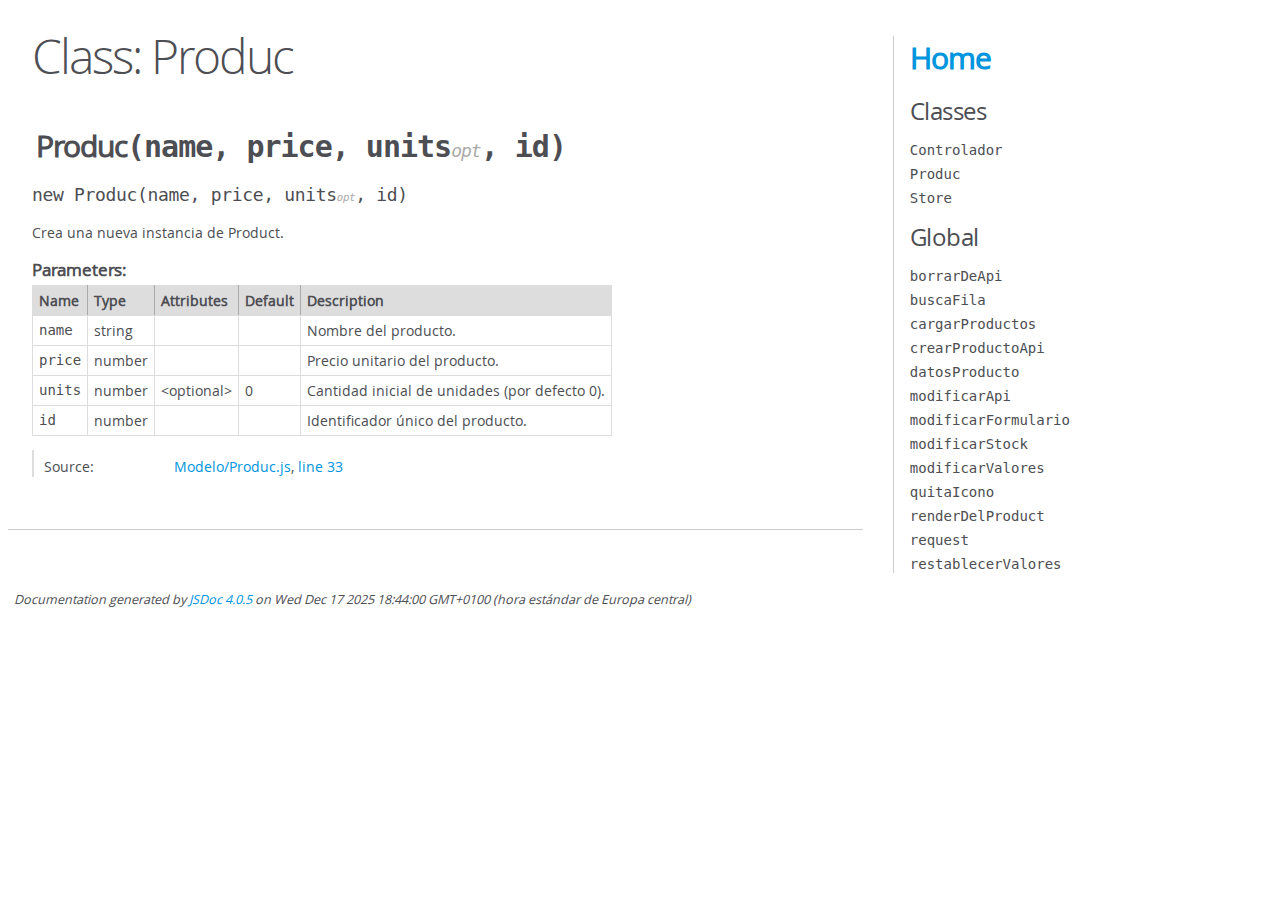
<file: SRC/docs/Produc_Produc.html>
<!DOCTYPE html>
<html lang="en">
<head>
    <meta charset="utf-8">
    <title>JSDoc: Class: Produc</title>

    <script src="scripts/prettify/prettify.js"> </script>
    <script src="scripts/prettify/lang-css.js"> </script>
    <!--[if lt IE 9]>
      <script src="//html5shiv.googlecode.com/svn/trunk/html5.js"></script>
    <![endif]-->
    <link type="text/css" rel="stylesheet" href="styles/prettify-tomorrow.css">
    <link type="text/css" rel="stylesheet" href="styles/jsdoc-default.css">
</head>

<body>

<div id="main">

    <h1 class="page-title">Class: Produc</h1>

    




<section>

<header>
    
        <h2><span class="attribs"><span class="type-signature"></span></span>Produc<span class="signature">(name, price, units<span class="signature-attributes">opt</span>, id)</span><span class="type-signature"></span></h2>
        
    
</header>

<article>
    <div class="container-overview">
    
        

    

    
    <h4 class="name" id="Produc"><span class="type-signature"></span>new Produc<span class="signature">(name, price, units<span class="signature-attributes">opt</span>, id)</span><span class="type-signature"></span></h4>
    

    



<div class="description">
    Crea una nueva instancia de Product.
</div>









    <h5>Parameters:</h5>
    

<table class="params">
    <thead>
    <tr>
        
        <th>Name</th>
        

        <th>Type</th>

        
        <th>Attributes</th>
        

        
        <th>Default</th>
        

        <th class="last">Description</th>
    </tr>
    </thead>

    <tbody>
    

        <tr>
            
                <td class="name"><code>name</code></td>
            

            <td class="type">
            
                
<span class="param-type">string</span>


            
            </td>

            
                <td class="attributes">
                

                

                
                </td>
            

            
                <td class="default">
                
                </td>
            

            <td class="description last">Nombre del producto.</td>
        </tr>

    

        <tr>
            
                <td class="name"><code>price</code></td>
            

            <td class="type">
            
                
<span class="param-type">number</span>


            
            </td>

            
                <td class="attributes">
                

                

                
                </td>
            

            
                <td class="default">
                
                </td>
            

            <td class="description last">Precio unitario del producto.</td>
        </tr>

    

        <tr>
            
                <td class="name"><code>units</code></td>
            

            <td class="type">
            
                
<span class="param-type">number</span>


            
            </td>

            
                <td class="attributes">
                
                    &lt;optional><br>
                

                

                
                </td>
            

            
                <td class="default">
                
                    0
                
                </td>
            

            <td class="description last">Cantidad inicial de unidades (por defecto 0).</td>
        </tr>

    

        <tr>
            
                <td class="name"><code>id</code></td>
            

            <td class="type">
            
                
<span class="param-type">number</span>


            
            </td>

            
                <td class="attributes">
                

                

                
                </td>
            

            
                <td class="default">
                
                </td>
            

            <td class="description last">Identificador único del producto.</td>
        </tr>

    
    </tbody>
</table>






<dl class="details">

    

    

    

    

    

    

    

    

    

    

    

    

    
    <dt class="tag-source">Source:</dt>
    <dd class="tag-source"><ul class="dummy"><li>
        <a href="Modelo_Produc.js.html">Modelo/Produc.js</a>, <a href="Modelo_Produc.js.html#line33">line 33</a>
    </li></ul></dd>
    

    

    

    
</dl>




















    
    </div>

    

    

    

    

    

    

    

    

    

    
</article>

</section>




</div>

<nav>
    <h2><a href="index.html">Home</a></h2><h3>Classes</h3><ul><li><a href="Controlador_Controlador.html">Controlador</a></li><li><a href="Produc_Produc.html">Produc</a></li><li><a href="Store_Store.html">Store</a></li></ul><h3>Global</h3><ul><li><a href="global.html#borrarDeApi">borrarDeApi</a></li><li><a href="global.html#buscaFila">buscaFila</a></li><li><a href="global.html#cargarProductos">cargarProductos</a></li><li><a href="global.html#crearProductoApi">crearProductoApi</a></li><li><a href="global.html#datosProducto">datosProducto</a></li><li><a href="global.html#modificarApi">modificarApi</a></li><li><a href="global.html#modificarFormulario">modificarFormulario</a></li><li><a href="global.html#modificarStock">modificarStock</a></li><li><a href="global.html#modificarValores">modificarValores</a></li><li><a href="global.html#quitaIcono">quitaIcono</a></li><li><a href="global.html#renderDelProduct">renderDelProduct</a></li><li><a href="global.html#request">request</a></li><li><a href="global.html#restablecerValores">restablecerValores</a></li></ul>
</nav>

<br class="clear">

<footer>
    Documentation generated by <a href="https://github.com/jsdoc/jsdoc">JSDoc 4.0.5</a> on Wed Dec 17 2025 18:44:00 GMT+0100 (hora estándar de Europa central)
</footer>

<script> prettyPrint(); </script>
<script src="scripts/linenumber.js"> </script>
</body>
</html>
</file>
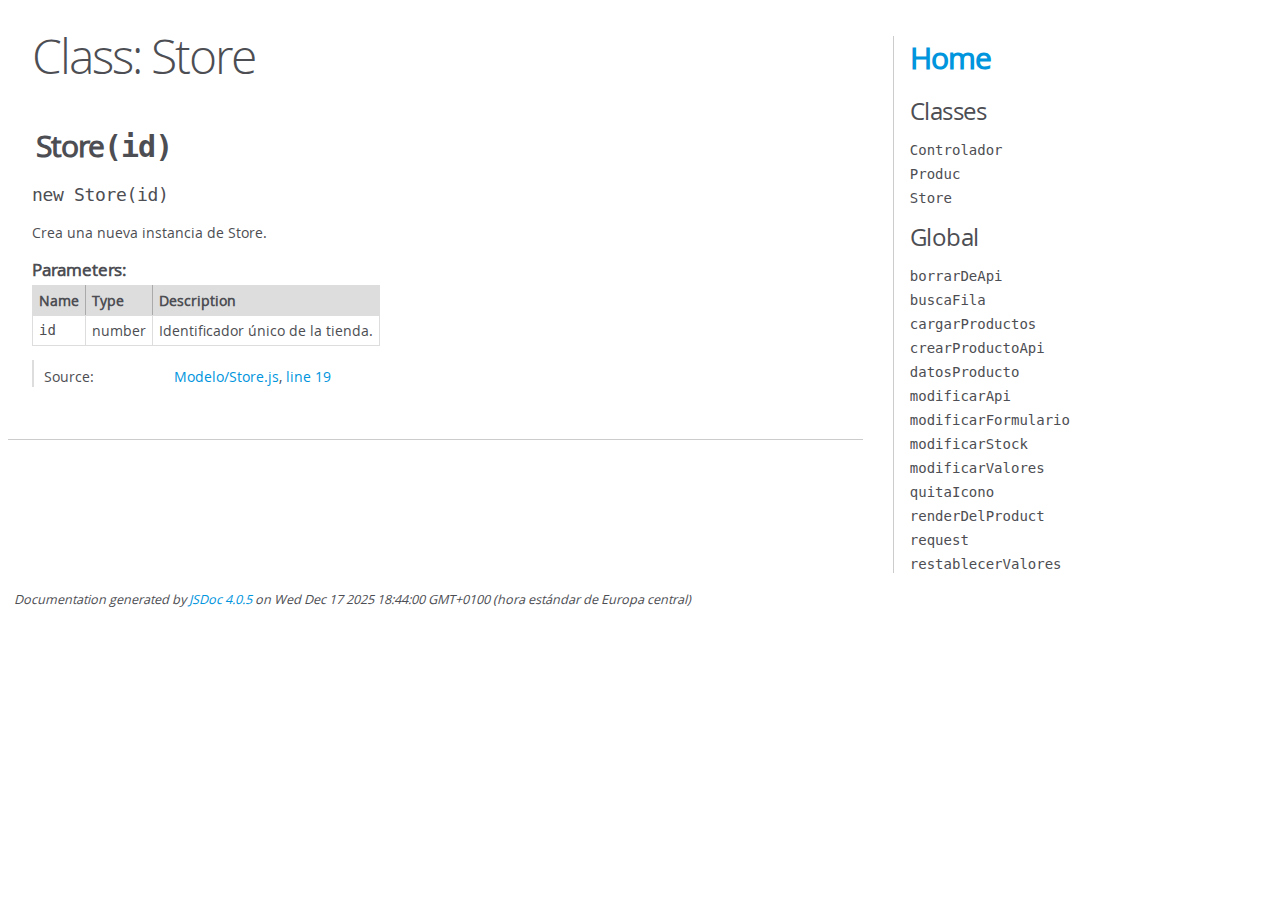
<file: SRC/docs/Store_Store.html>
<!DOCTYPE html>
<html lang="en">
<head>
    <meta charset="utf-8">
    <title>JSDoc: Class: Store</title>

    <script src="scripts/prettify/prettify.js"> </script>
    <script src="scripts/prettify/lang-css.js"> </script>
    <!--[if lt IE 9]>
      <script src="//html5shiv.googlecode.com/svn/trunk/html5.js"></script>
    <![endif]-->
    <link type="text/css" rel="stylesheet" href="styles/prettify-tomorrow.css">
    <link type="text/css" rel="stylesheet" href="styles/jsdoc-default.css">
</head>

<body>

<div id="main">

    <h1 class="page-title">Class: Store</h1>

    




<section>

<header>
    
        <h2><span class="attribs"><span class="type-signature"></span></span>Store<span class="signature">(id)</span><span class="type-signature"></span></h2>
        
    
</header>

<article>
    <div class="container-overview">
    
        

    

    
    <h4 class="name" id="Store"><span class="type-signature"></span>new Store<span class="signature">(id)</span><span class="type-signature"></span></h4>
    

    



<div class="description">
    Crea una nueva instancia de Store.
</div>









    <h5>Parameters:</h5>
    

<table class="params">
    <thead>
    <tr>
        
        <th>Name</th>
        

        <th>Type</th>

        

        

        <th class="last">Description</th>
    </tr>
    </thead>

    <tbody>
    

        <tr>
            
                <td class="name"><code>id</code></td>
            

            <td class="type">
            
                
<span class="param-type">number</span>


            
            </td>

            

            

            <td class="description last">Identificador único de la tienda.</td>
        </tr>

    
    </tbody>
</table>






<dl class="details">

    

    

    

    

    

    

    

    

    

    

    

    

    
    <dt class="tag-source">Source:</dt>
    <dd class="tag-source"><ul class="dummy"><li>
        <a href="Modelo_Store.js.html">Modelo/Store.js</a>, <a href="Modelo_Store.js.html#line19">line 19</a>
    </li></ul></dd>
    

    

    

    
</dl>




















    
    </div>

    

    

    

    

    

    

    

    

    

    
</article>

</section>




</div>

<nav>
    <h2><a href="index.html">Home</a></h2><h3>Classes</h3><ul><li><a href="Controlador_Controlador.html">Controlador</a></li><li><a href="Produc_Produc.html">Produc</a></li><li><a href="Store_Store.html">Store</a></li></ul><h3>Global</h3><ul><li><a href="global.html#borrarDeApi">borrarDeApi</a></li><li><a href="global.html#buscaFila">buscaFila</a></li><li><a href="global.html#cargarProductos">cargarProductos</a></li><li><a href="global.html#crearProductoApi">crearProductoApi</a></li><li><a href="global.html#datosProducto">datosProducto</a></li><li><a href="global.html#modificarApi">modificarApi</a></li><li><a href="global.html#modificarFormulario">modificarFormulario</a></li><li><a href="global.html#modificarStock">modificarStock</a></li><li><a href="global.html#modificarValores">modificarValores</a></li><li><a href="global.html#quitaIcono">quitaIcono</a></li><li><a href="global.html#renderDelProduct">renderDelProduct</a></li><li><a href="global.html#request">request</a></li><li><a href="global.html#restablecerValores">restablecerValores</a></li></ul>
</nav>

<br class="clear">

<footer>
    Documentation generated by <a href="https://github.com/jsdoc/jsdoc">JSDoc 4.0.5</a> on Wed Dec 17 2025 18:44:00 GMT+0100 (hora estándar de Europa central)
</footer>

<script> prettyPrint(); </script>
<script src="scripts/linenumber.js"> </script>
</body>
</html>
</file>
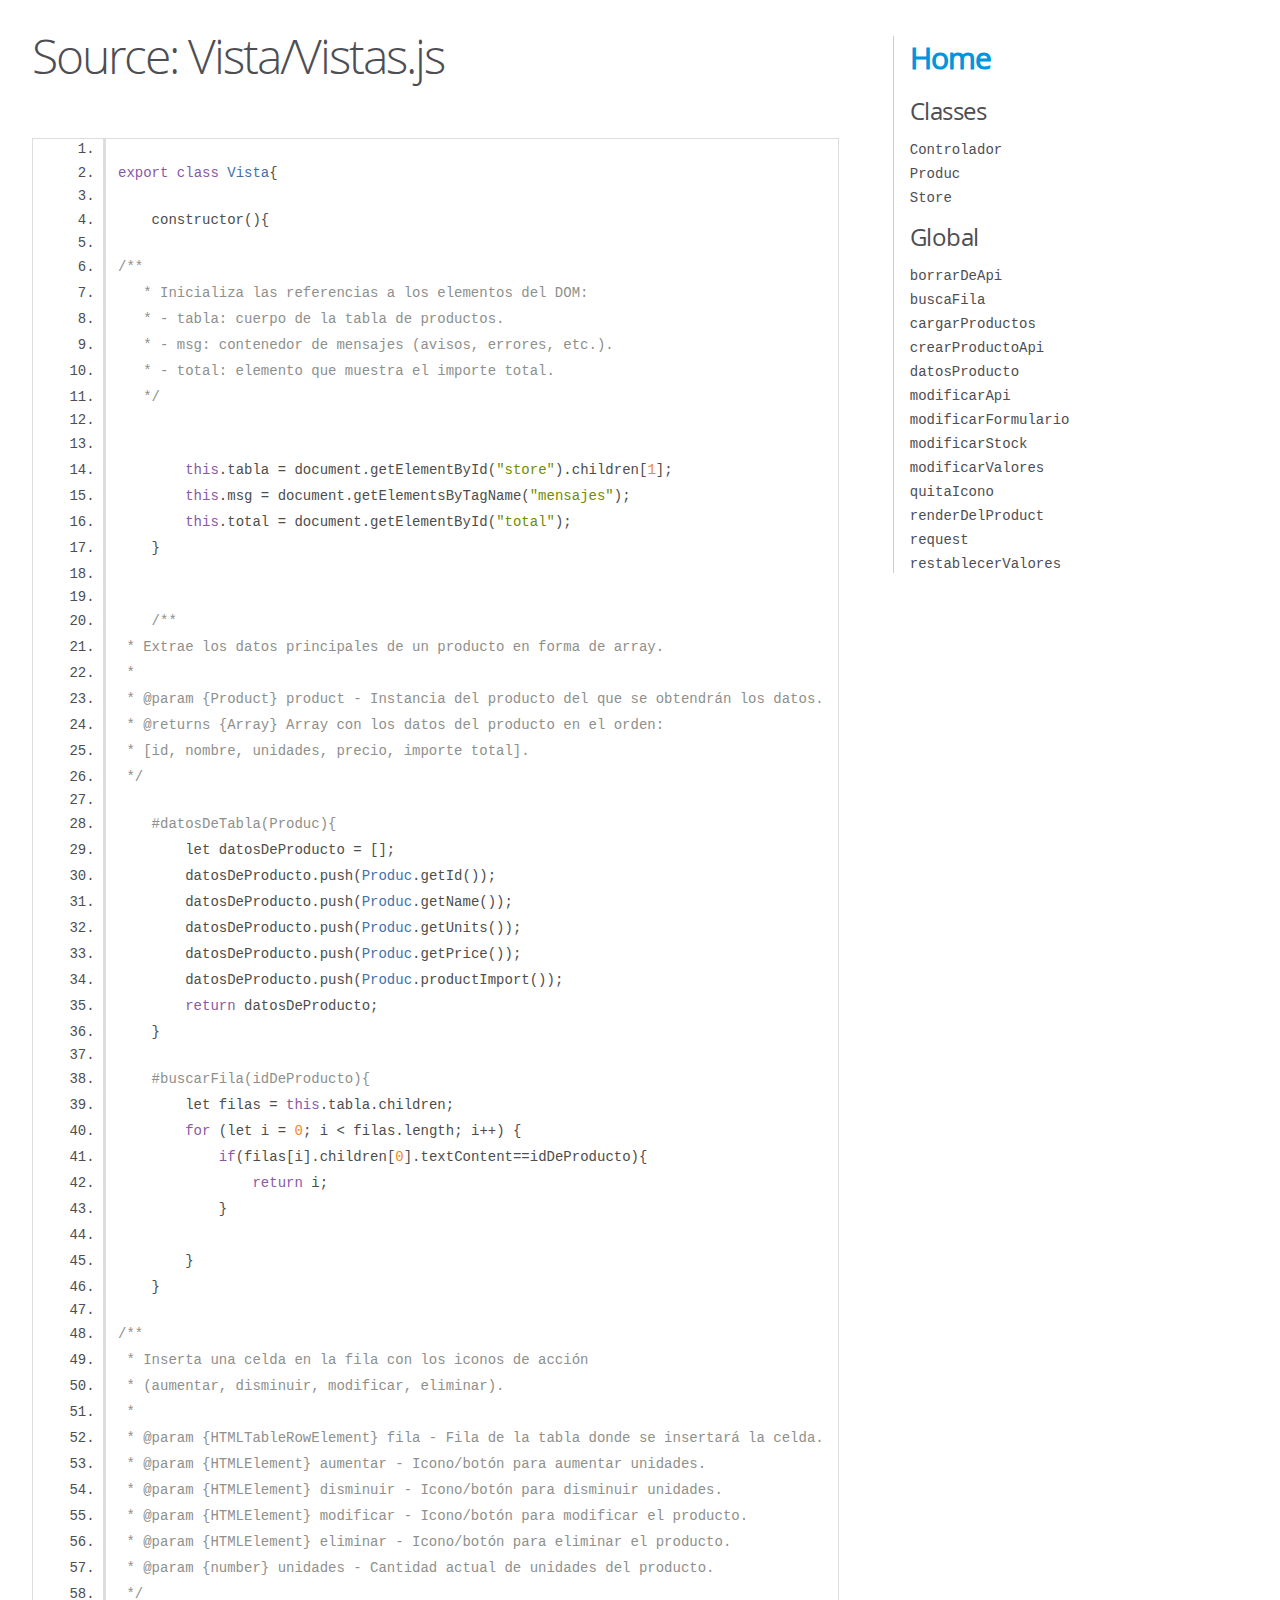
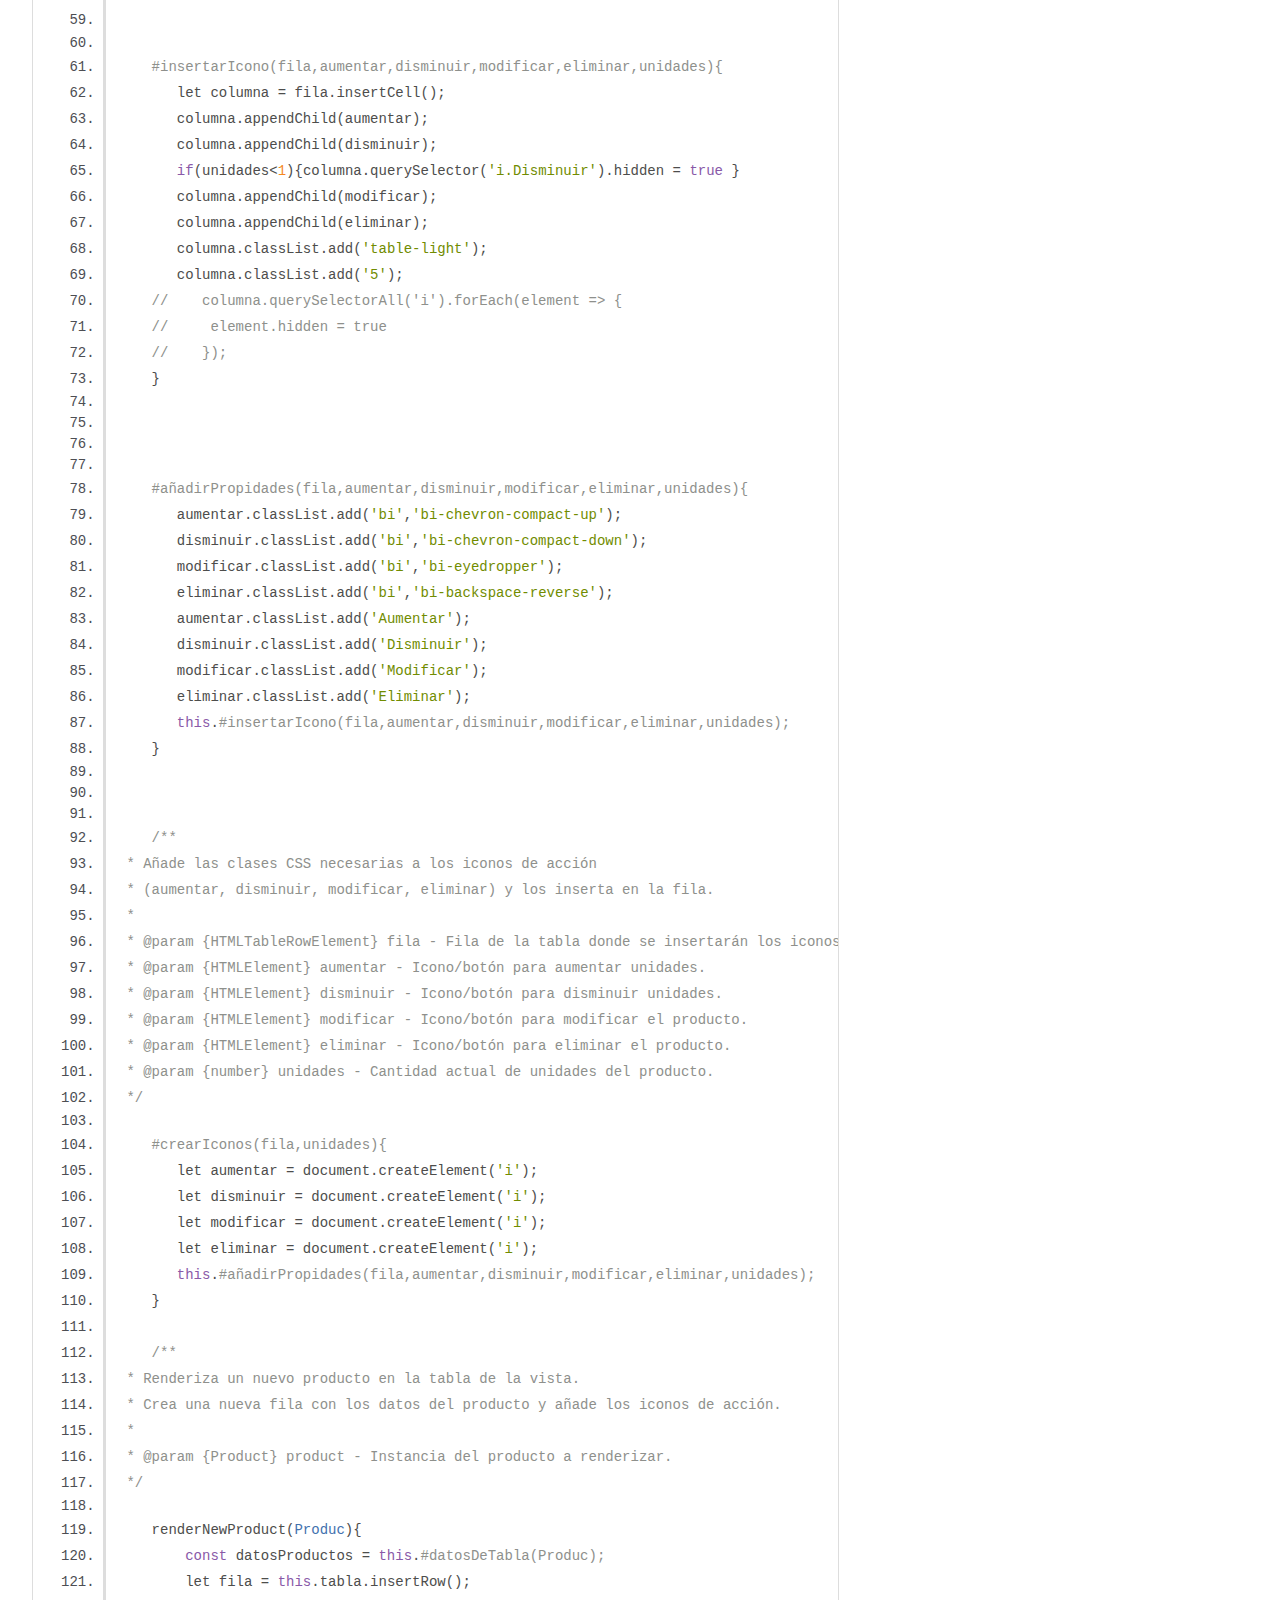
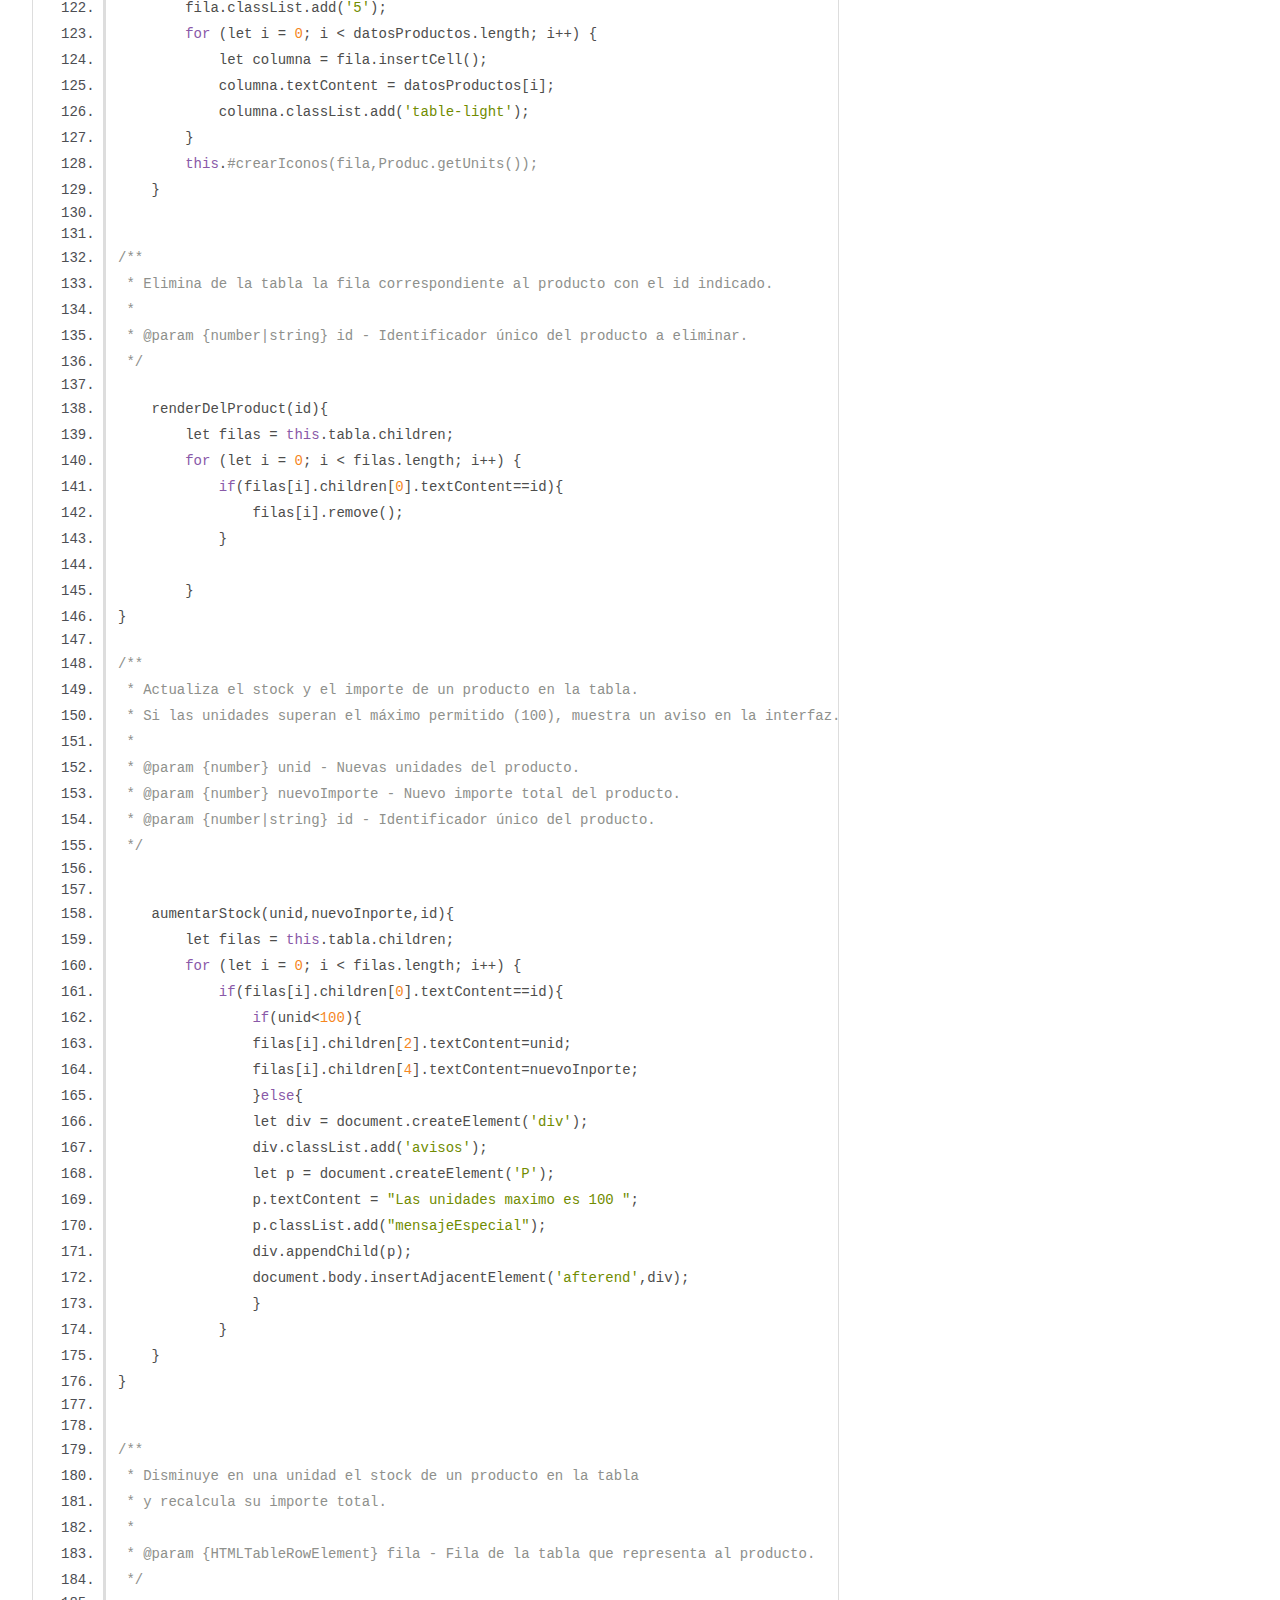
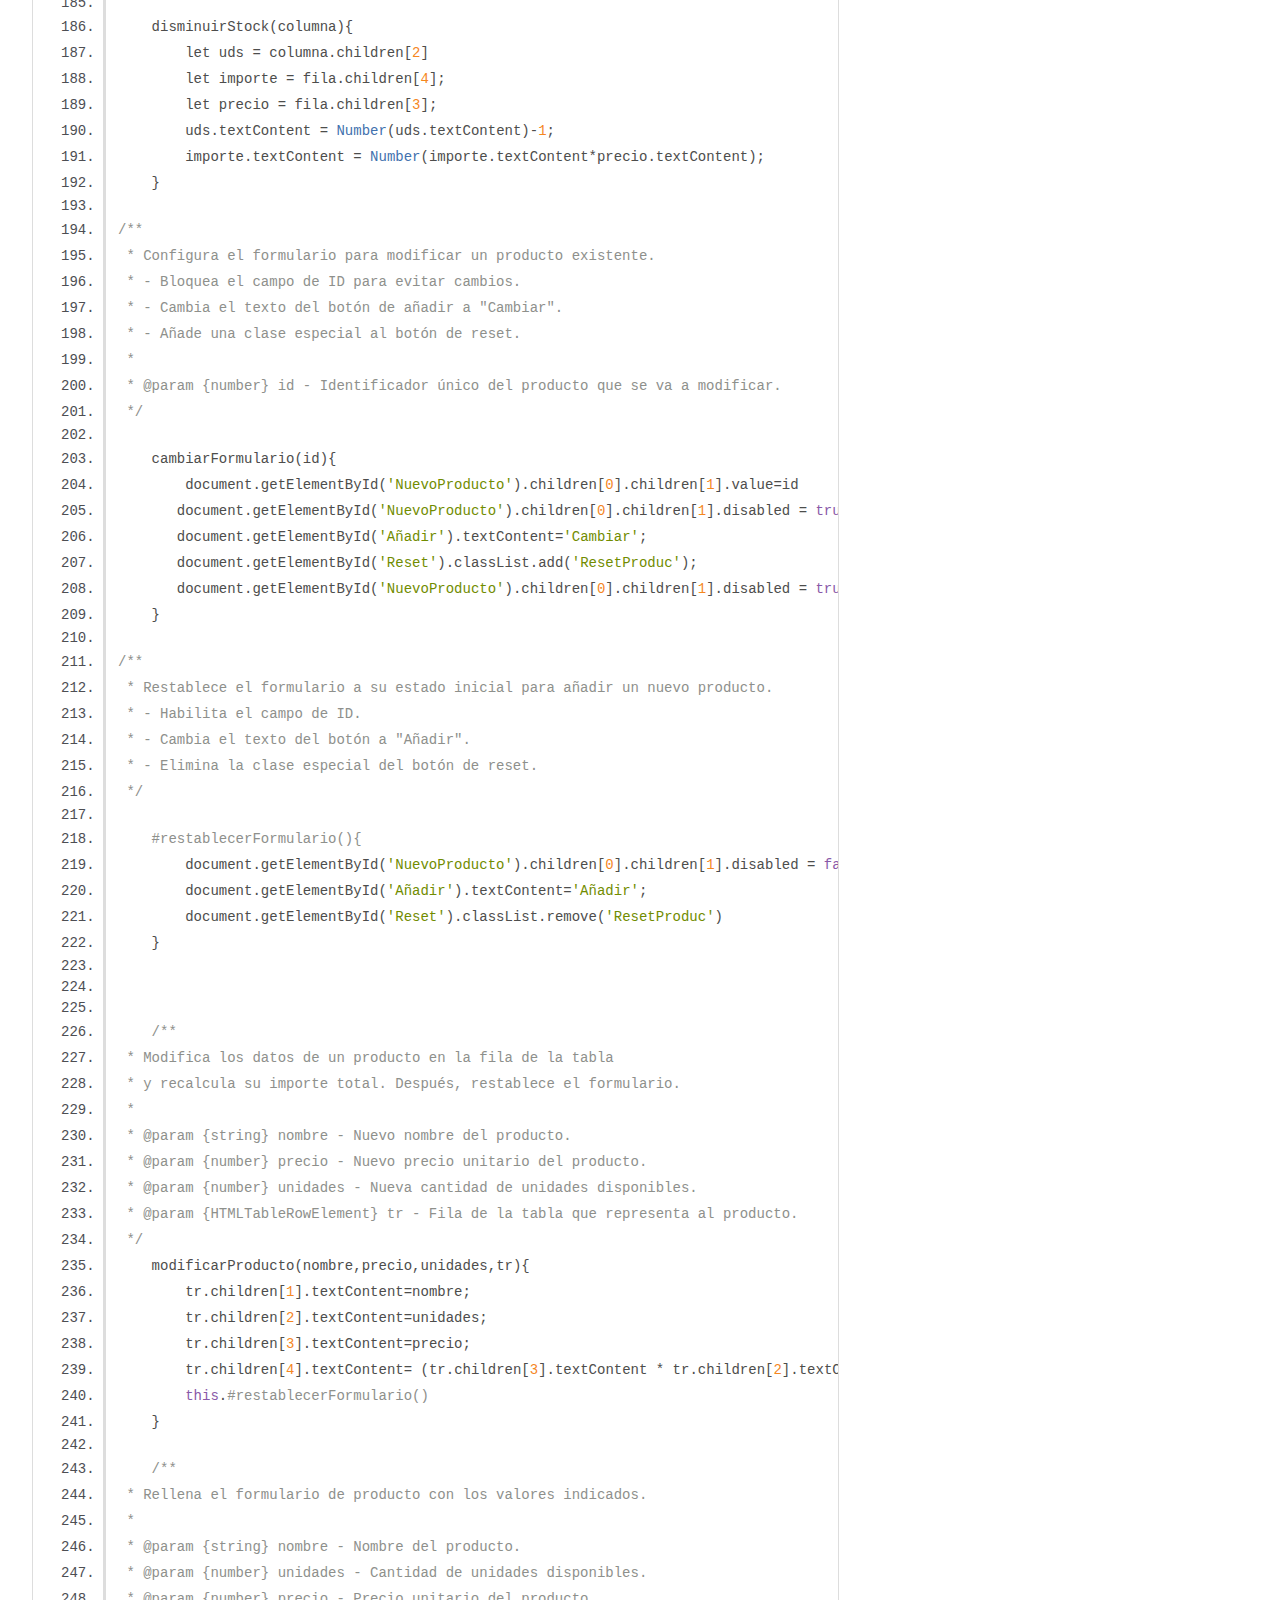
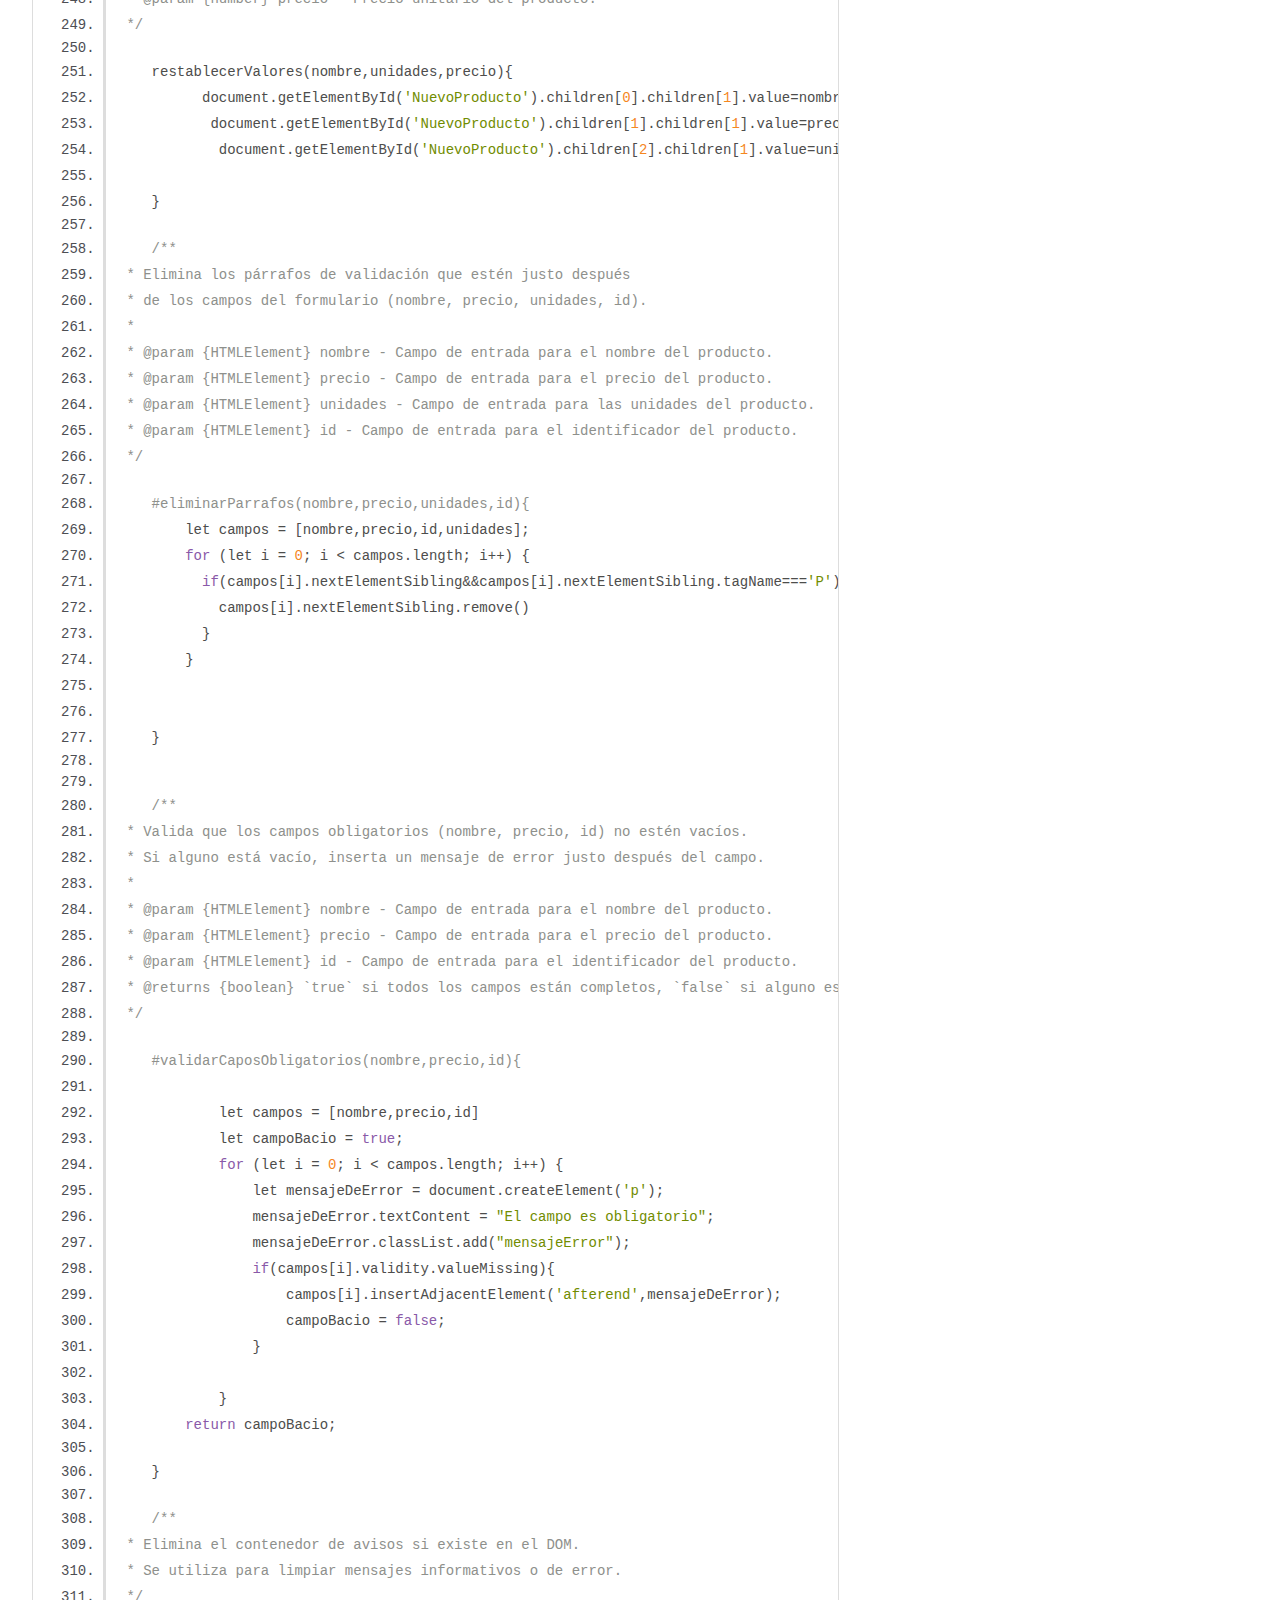
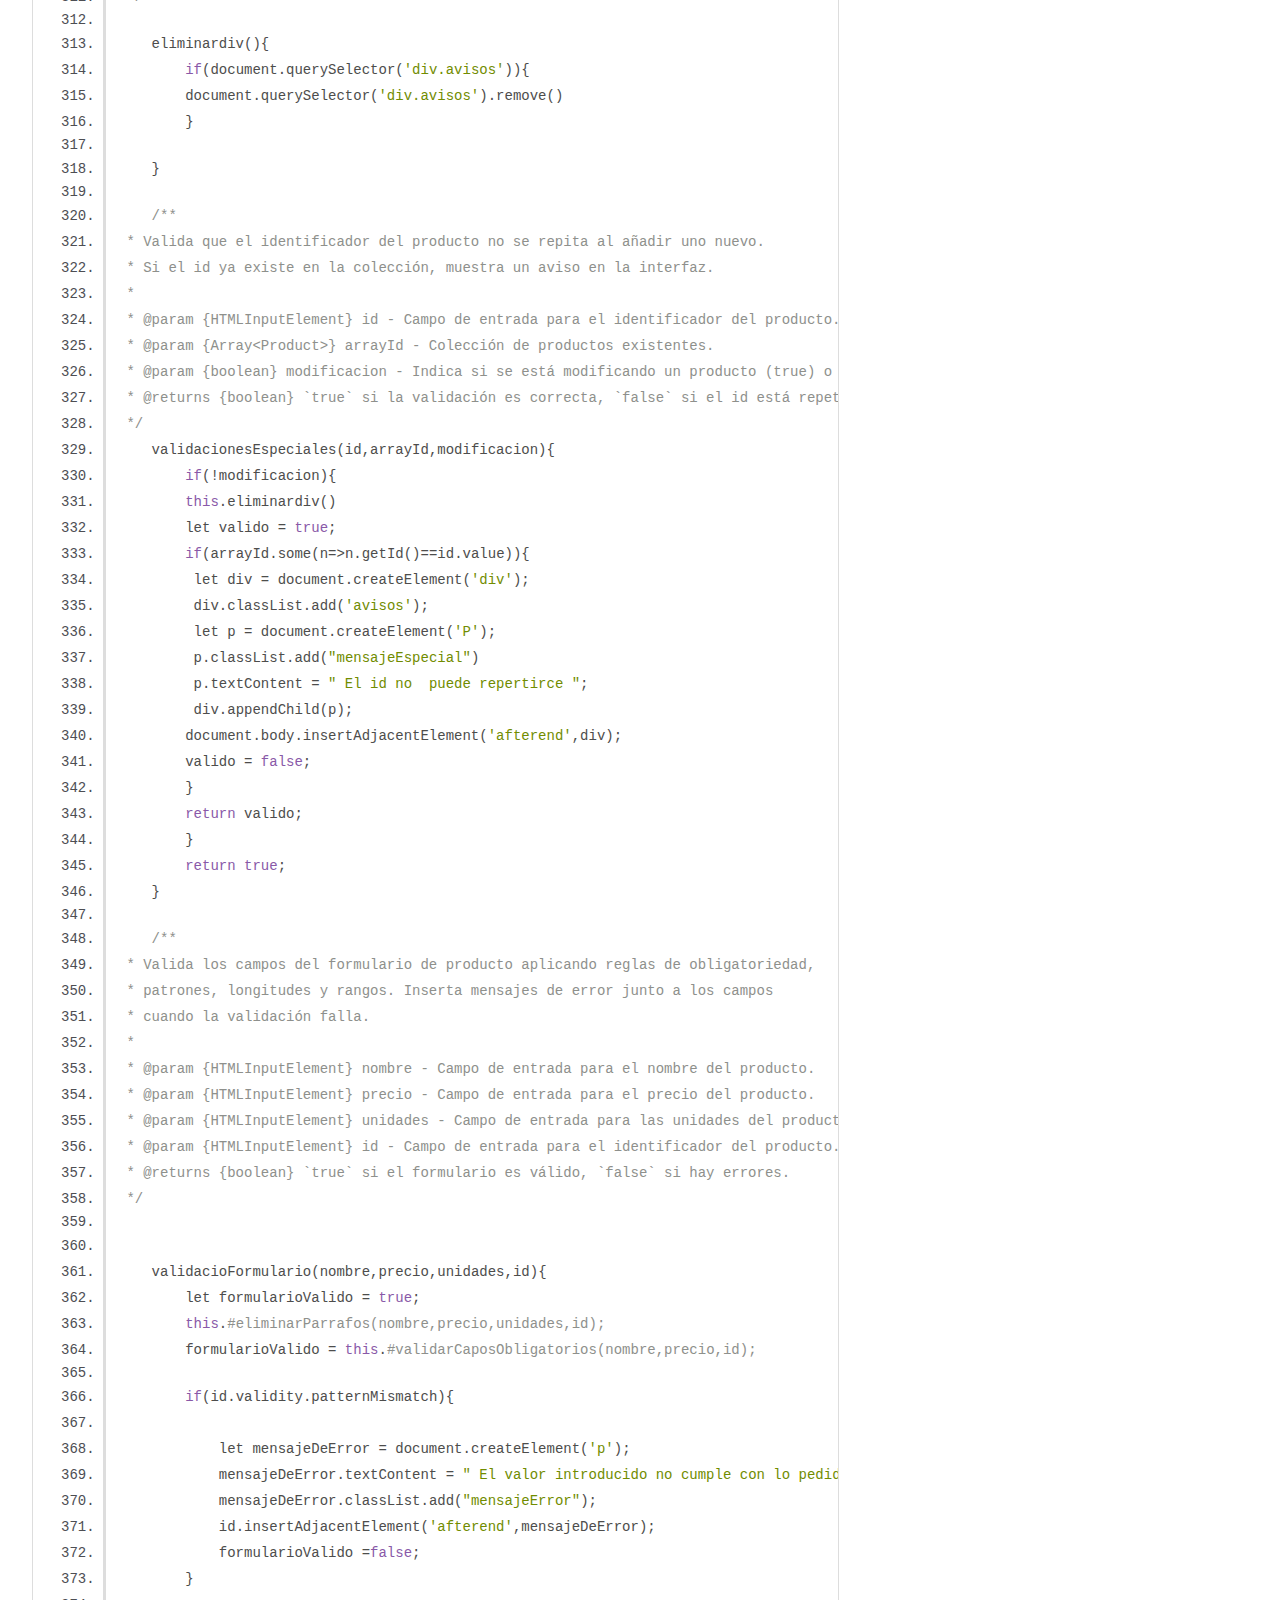
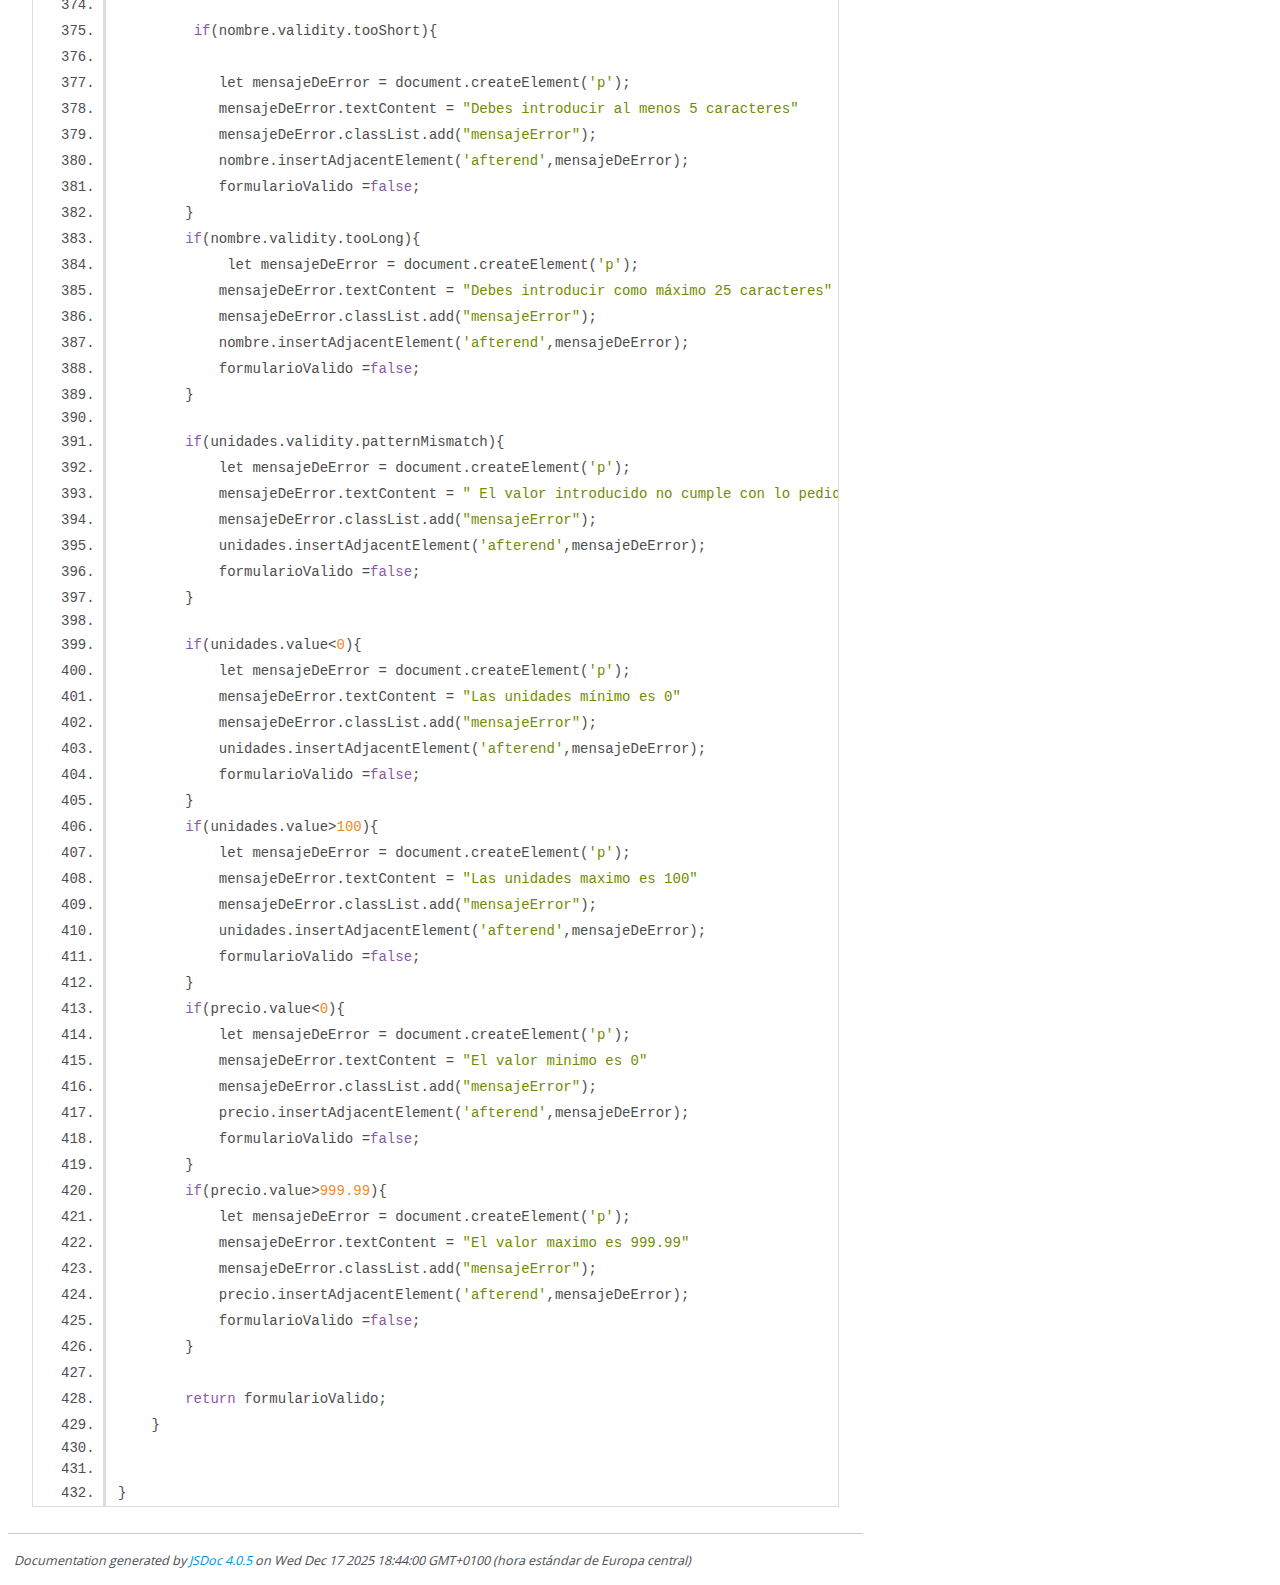
<file: SRC/docs/Vista_Vistas.js.html>
<!DOCTYPE html>
<html lang="en">
<head>
    <meta charset="utf-8">
    <title>JSDoc: Source: Vista/Vistas.js</title>

    <script src="scripts/prettify/prettify.js"> </script>
    <script src="scripts/prettify/lang-css.js"> </script>
    <!--[if lt IE 9]>
      <script src="//html5shiv.googlecode.com/svn/trunk/html5.js"></script>
    <![endif]-->
    <link type="text/css" rel="stylesheet" href="styles/prettify-tomorrow.css">
    <link type="text/css" rel="stylesheet" href="styles/jsdoc-default.css">
</head>

<body>

<div id="main">

    <h1 class="page-title">Source: Vista/Vistas.js</h1>

    



    
    <section>
        <article>
            <pre class="prettyprint source linenums"><code>
export class Vista{

    constructor(){

/**
   * Inicializa las referencias a los elementos del DOM:
   * - tabla: cuerpo de la tabla de productos.
   * - msg: contenedor de mensajes (avisos, errores, etc.).
   * - total: elemento que muestra el importe total.
   */

    
        this.tabla = document.getElementById("store").children[1];
        this.msg = document.getElementsByTagName("mensajes");
        this.total = document.getElementById("total");
    }
    

    /**
 * Extrae los datos principales de un producto en forma de array.
 *
 * @param {Product} product - Instancia del producto del que se obtendrán los datos.
 * @returns {Array} Array con los datos del producto en el orden:
 * [id, nombre, unidades, precio, importe total].
 */

    #datosDeTabla(Produc){
        let datosDeProducto = [];
        datosDeProducto.push(Produc.getId());
        datosDeProducto.push(Produc.getName());
        datosDeProducto.push(Produc.getUnits());
        datosDeProducto.push(Produc.getPrice());
        datosDeProducto.push(Produc.productImport());
        return datosDeProducto;    
    }

    #buscarFila(idDeProducto){
        let filas = this.tabla.children;
        for (let i = 0; i &lt; filas.length; i++) {
            if(filas[i].children[0].textContent==idDeProducto){
                return i;
            }
            
        }  
    }

/**
 * Inserta una celda en la fila con los iconos de acción
 * (aumentar, disminuir, modificar, eliminar).
 *
 * @param {HTMLTableRowElement} fila - Fila de la tabla donde se insertará la celda.
 * @param {HTMLElement} aumentar - Icono/botón para aumentar unidades.
 * @param {HTMLElement} disminuir - Icono/botón para disminuir unidades.
 * @param {HTMLElement} modificar - Icono/botón para modificar el producto.
 * @param {HTMLElement} eliminar - Icono/botón para eliminar el producto.
 * @param {number} unidades - Cantidad actual de unidades del producto.
 */
    

    #insertarIcono(fila,aumentar,disminuir,modificar,eliminar,unidades){
       let columna = fila.insertCell();
       columna.appendChild(aumentar);
       columna.appendChild(disminuir);
       if(unidades&lt;1){columna.querySelector('i.Disminuir').hidden = true }
       columna.appendChild(modificar);
       columna.appendChild(eliminar);
       columna.classList.add('table-light');
       columna.classList.add('5');
    //    columna.querySelectorAll('i').forEach(element => {
    //     element.hidden = true
    //    });
    }




    #añadirPropidades(fila,aumentar,disminuir,modificar,eliminar,unidades){
       aumentar.classList.add('bi','bi-chevron-compact-up');
       disminuir.classList.add('bi','bi-chevron-compact-down');
       modificar.classList.add('bi','bi-eyedropper');
       eliminar.classList.add('bi','bi-backspace-reverse');
       aumentar.classList.add('Aumentar');
       disminuir.classList.add('Disminuir');
       modificar.classList.add('Modificar');
       eliminar.classList.add('Eliminar');
       this.#insertarIcono(fila,aumentar,disminuir,modificar,eliminar,unidades);
    }



    /**
 * Añade las clases CSS necesarias a los iconos de acción
 * (aumentar, disminuir, modificar, eliminar) y los inserta en la fila.
 *
 * @param {HTMLTableRowElement} fila - Fila de la tabla donde se insertarán los iconos.
 * @param {HTMLElement} aumentar - Icono/botón para aumentar unidades.
 * @param {HTMLElement} disminuir - Icono/botón para disminuir unidades.
 * @param {HTMLElement} modificar - Icono/botón para modificar el producto.
 * @param {HTMLElement} eliminar - Icono/botón para eliminar el producto.
 * @param {number} unidades - Cantidad actual de unidades del producto.
 */

    #crearIconos(fila,unidades){
       let aumentar = document.createElement('i');
       let disminuir = document.createElement('i');
       let modificar = document.createElement('i');
       let eliminar = document.createElement('i');
       this.#añadirPropidades(fila,aumentar,disminuir,modificar,eliminar,unidades); 
    }
    
    /**
 * Renderiza un nuevo producto en la tabla de la vista.
 * Crea una nueva fila con los datos del producto y añade los iconos de acción.
 *
 * @param {Product} product - Instancia del producto a renderizar.
 */

    renderNewProduct(Produc){
        const datosProductos = this.#datosDeTabla(Produc);
        let fila = this.tabla.insertRow();
        fila.classList.add('5');
        for (let i = 0; i &lt; datosProductos.length; i++) {
            let columna = fila.insertCell();
            columna.textContent = datosProductos[i];
            columna.classList.add('table-light');   
        }
        this.#crearIconos(fila,Produc.getUnits());
    }


/**
 * Elimina de la tabla la fila correspondiente al producto con el id indicado.
 *
 * @param {number|string} id - Identificador único del producto a eliminar.
 */

    renderDelProduct(id){
        let filas = this.tabla.children;
        for (let i = 0; i &lt; filas.length; i++) {
            if(filas[i].children[0].textContent==id){
                filas[i].remove();
            }
     
        }
}

/**
 * Actualiza el stock y el importe de un producto en la tabla.
 * Si las unidades superan el máximo permitido (100), muestra un aviso en la interfaz.
 *
 * @param {number} unid - Nuevas unidades del producto.
 * @param {number} nuevoImporte - Nuevo importe total del producto.
 * @param {number|string} id - Identificador único del producto.
 */


    aumentarStock(unid,nuevoInporte,id){
        let filas = this.tabla.children;
        for (let i = 0; i &lt; filas.length; i++) {
            if(filas[i].children[0].textContent==id){
                if(unid&lt;100){
                filas[i].children[2].textContent=unid;
                filas[i].children[4].textContent=nuevoInporte;
                }else{
                let div = document.createElement('div');
                div.classList.add('avisos');
                let p = document.createElement('P');
                p.textContent = "Las unidades maximo es 100 ";
                p.classList.add("mensajeEspecial");
                div.appendChild(p);
                document.body.insertAdjacentElement('afterend',div);
                }
            } 
    }
}


/**
 * Disminuye en una unidad el stock de un producto en la tabla
 * y recalcula su importe total.
 *
 * @param {HTMLTableRowElement} fila - Fila de la tabla que representa al producto.
 */

    disminuirStock(columna){
        let uds = columna.children[2]
        let importe = fila.children[4];
        let precio = fila.children[3];
        uds.textContent = Number(uds.textContent)-1;
        importe.textContent = Number(importe.textContent*precio.textContent);
    }

/**
 * Configura el formulario para modificar un producto existente.
 * - Bloquea el campo de ID para evitar cambios.
 * - Cambia el texto del botón de añadir a "Cambiar".
 * - Añade una clase especial al botón de reset.
 *
 * @param {number} id - Identificador único del producto que se va a modificar.
 */

    cambiarFormulario(id){
        document.getElementById('NuevoProducto').children[0].children[1].value=id
       document.getElementById('NuevoProducto').children[0].children[1].disabled = true;
       document.getElementById('Añadir').textContent='Cambiar';
       document.getElementById('Reset').classList.add('ResetProduc');
       document.getElementById('NuevoProducto').children[0].children[1].disabled = true;
    }

/**
 * Restablece el formulario a su estado inicial para añadir un nuevo producto.
 * - Habilita el campo de ID.
 * - Cambia el texto del botón a "Añadir".
 * - Elimina la clase especial del botón de reset.
 */

    #restablecerFormulario(){
        document.getElementById('NuevoProducto').children[0].children[1].disabled = false;
        document.getElementById('Añadir').textContent='Añadir';
        document.getElementById('Reset').classList.remove('ResetProduc')
    }



    /**
 * Modifica los datos de un producto en la fila de la tabla
 * y recalcula su importe total. Después, restablece el formulario.
 *
 * @param {string} nombre - Nuevo nombre del producto.
 * @param {number} precio - Nuevo precio unitario del producto.
 * @param {number} unidades - Nueva cantidad de unidades disponibles.
 * @param {HTMLTableRowElement} tr - Fila de la tabla que representa al producto.
 */
    modificarProducto(nombre,precio,unidades,tr){
        tr.children[1].textContent=nombre;
        tr.children[2].textContent=unidades;
        tr.children[3].textContent=precio;
        tr.children[4].textContent= (tr.children[3].textContent * tr.children[2].textContent);
        this.#restablecerFormulario()
    }

    /**
 * Rellena el formulario de producto con los valores indicados.
 *
 * @param {string} nombre - Nombre del producto.
 * @param {number} unidades - Cantidad de unidades disponibles.
 * @param {number} precio - Precio unitario del producto.
 */

    restablecerValores(nombre,unidades,precio){
          document.getElementById('NuevoProducto').children[0].children[1].value=nombre;
           document.getElementById('NuevoProducto').children[1].children[1].value=precio;
            document.getElementById('NuevoProducto').children[2].children[1].value=unidades;
        
    }

    /**
 * Elimina los párrafos de validación que estén justo después
 * de los campos del formulario (nombre, precio, unidades, id).
 *
 * @param {HTMLElement} nombre - Campo de entrada para el nombre del producto.
 * @param {HTMLElement} precio - Campo de entrada para el precio del producto.
 * @param {HTMLElement} unidades - Campo de entrada para las unidades del producto.
 * @param {HTMLElement} id - Campo de entrada para el identificador del producto.
 */

    #eliminarParrafos(nombre,precio,unidades,id){
        let campos = [nombre,precio,id,unidades];
        for (let i = 0; i &lt; campos.length; i++) {
          if(campos[i].nextElementSibling&amp;&amp;campos[i].nextElementSibling.tagName==='P'){
            campos[i].nextElementSibling.remove()
          }
        }
    
        
    }


    /**
 * Valida que los campos obligatorios (nombre, precio, id) no estén vacíos.
 * Si alguno está vacío, inserta un mensaje de error justo después del campo.
 *
 * @param {HTMLElement} nombre - Campo de entrada para el nombre del producto.
 * @param {HTMLElement} precio - Campo de entrada para el precio del producto.
 * @param {HTMLElement} id - Campo de entrada para el identificador del producto.
 * @returns {boolean} `true` si todos los campos están completos, `false` si alguno está vacío.
 */

    #validarCaposObligatorios(nombre,precio,id){
        
            let campos = [nombre,precio,id]
            let campoBacio = true;
            for (let i = 0; i &lt; campos.length; i++) {
                let mensajeDeError = document.createElement('p');
                mensajeDeError.textContent = "El campo es obligatorio";
                mensajeDeError.classList.add("mensajeError");
                if(campos[i].validity.valueMissing){
                    campos[i].insertAdjacentElement('afterend',mensajeDeError);
                    campoBacio = false;
                }
 
            }
        return campoBacio;

    }

    /**
 * Elimina el contenedor de avisos si existe en el DOM.
 * Se utiliza para limpiar mensajes informativos o de error.
 */

    eliminardiv(){
        if(document.querySelector('div.avisos')){
        document.querySelector('div.avisos').remove()
        }

    }

    /**
 * Valida que el identificador del producto no se repita al añadir uno nuevo.
 * Si el id ya existe en la colección, muestra un aviso en la interfaz.
 *
 * @param {HTMLInputElement} id - Campo de entrada para el identificador del producto.
 * @param {Array&lt;Product>} arrayId - Colección de productos existentes.
 * @param {boolean} modificacion - Indica si se está modificando un producto (true) o añadiendo uno nuevo (false).
 * @returns {boolean} `true` si la validación es correcta, `false` si el id está repetido.
 */
    validacionesEspeciales(id,arrayId,modificacion){
        if(!modificacion){
        this.eliminardiv()
        let valido = true;
        if(arrayId.some(n=>n.getId()==id.value)){
         let div = document.createElement('div');
         div.classList.add('avisos');
         let p = document.createElement('P');
         p.classList.add("mensajeEspecial")
         p.textContent = " El id no  puede repertirce ";
         div.appendChild(p);
        document.body.insertAdjacentElement('afterend',div);
        valido = false;
        }
        return valido;
        }
        return true;
    }

    /**
 * Valida los campos del formulario de producto aplicando reglas de obligatoriedad,
 * patrones, longitudes y rangos. Inserta mensajes de error junto a los campos
 * cuando la validación falla.
 *
 * @param {HTMLInputElement} nombre - Campo de entrada para el nombre del producto.
 * @param {HTMLInputElement} precio - Campo de entrada para el precio del producto.
 * @param {HTMLInputElement} unidades - Campo de entrada para las unidades del producto.
 * @param {HTMLInputElement} id - Campo de entrada para el identificador del producto.
 * @returns {boolean} `true` si el formulario es válido, `false` si hay errores.
 */

        
    validacioFormulario(nombre,precio,unidades,id){
        let formularioValido = true;
        this.#eliminarParrafos(nombre,precio,unidades,id);
        formularioValido = this.#validarCaposObligatorios(nombre,precio,id);

        if(id.validity.patternMismatch){
            
            let mensajeDeError = document.createElement('p');
            mensajeDeError.textContent = " El valor introducido no cumple con lo pedido ";
            mensajeDeError.classList.add("mensajeError");
            id.insertAdjacentElement('afterend',mensajeDeError);
            formularioValido =false;
        }
        
         if(nombre.validity.tooShort){
            
            let mensajeDeError = document.createElement('p');
            mensajeDeError.textContent = "Debes introducir al menos 5 caracteres"
            mensajeDeError.classList.add("mensajeError");
            nombre.insertAdjacentElement('afterend',mensajeDeError);
            formularioValido =false;
        }
        if(nombre.validity.tooLong){
             let mensajeDeError = document.createElement('p');
            mensajeDeError.textContent = "Debes introducir como máximo 25 caracteres"
            mensajeDeError.classList.add("mensajeError");
            nombre.insertAdjacentElement('afterend',mensajeDeError);
            formularioValido =false;
        }

        if(unidades.validity.patternMismatch){
            let mensajeDeError = document.createElement('p');
            mensajeDeError.textContent = " El valor introducido no cumple con lo pedido ";
            mensajeDeError.classList.add("mensajeError");
            unidades.insertAdjacentElement('afterend',mensajeDeError);
            formularioValido =false;
        }

        if(unidades.value&lt;0){
            let mensajeDeError = document.createElement('p');
            mensajeDeError.textContent = "Las unidades mínimo es 0"
            mensajeDeError.classList.add("mensajeError");
            unidades.insertAdjacentElement('afterend',mensajeDeError);
            formularioValido =false;
        }
        if(unidades.value>100){
            let mensajeDeError = document.createElement('p');
            mensajeDeError.textContent = "Las unidades maximo es 100"
            mensajeDeError.classList.add("mensajeError");
            unidades.insertAdjacentElement('afterend',mensajeDeError);
            formularioValido =false;
        }
        if(precio.value&lt;0){
            let mensajeDeError = document.createElement('p');
            mensajeDeError.textContent = "El valor minimo es 0"
            mensajeDeError.classList.add("mensajeError");
            precio.insertAdjacentElement('afterend',mensajeDeError);
            formularioValido =false;
        }
        if(precio.value>999.99){
            let mensajeDeError = document.createElement('p');
            mensajeDeError.textContent = "El valor maximo es 999.99"
            mensajeDeError.classList.add("mensajeError");
            precio.insertAdjacentElement('afterend',mensajeDeError);
            formularioValido =false;
        }
    
        return formularioValido;
    }


}
</code></pre>
        </article>
    </section>




</div>

<nav>
    <h2><a href="index.html">Home</a></h2><h3>Classes</h3><ul><li><a href="Controlador_Controlador.html">Controlador</a></li><li><a href="Produc_Produc.html">Produc</a></li><li><a href="Store_Store.html">Store</a></li></ul><h3>Global</h3><ul><li><a href="global.html#borrarDeApi">borrarDeApi</a></li><li><a href="global.html#buscaFila">buscaFila</a></li><li><a href="global.html#cargarProductos">cargarProductos</a></li><li><a href="global.html#crearProductoApi">crearProductoApi</a></li><li><a href="global.html#datosProducto">datosProducto</a></li><li><a href="global.html#modificarApi">modificarApi</a></li><li><a href="global.html#modificarFormulario">modificarFormulario</a></li><li><a href="global.html#modificarStock">modificarStock</a></li><li><a href="global.html#modificarValores">modificarValores</a></li><li><a href="global.html#quitaIcono">quitaIcono</a></li><li><a href="global.html#renderDelProduct">renderDelProduct</a></li><li><a href="global.html#request">request</a></li><li><a href="global.html#restablecerValores">restablecerValores</a></li></ul>
</nav>

<br class="clear">

<footer>
    Documentation generated by <a href="https://github.com/jsdoc/jsdoc">JSDoc 4.0.5</a> on Wed Dec 17 2025 18:44:00 GMT+0100 (hora estándar de Europa central)
</footer>

<script> prettyPrint(); </script>
<script src="scripts/linenumber.js"> </script>
</body>
</html>
</file>
<file: SRC/docs/styles/prettify-tomorrow.css>
/* Tomorrow Theme */
/* Original theme - https://github.com/chriskempson/tomorrow-theme */
/* Pretty printing styles. Used with prettify.js. */
/* SPAN elements with the classes below are added by prettyprint. */
/* plain text */
.pln {
  color: #4d4d4c; }

@media screen {
  /* string content */
  .str {
    color: #718c00; }

  /* a keyword */
  .kwd {
    color: #8959a8; }

  /* a comment */
  .com {
    color: #8e908c; }

  /* a type name */
  .typ {
    color: #4271ae; }

  /* a literal value */
  .lit {
    color: #f5871f; }

  /* punctuation */
  .pun {
    color: #4d4d4c; }

  /* lisp open bracket */
  .opn {
    color: #4d4d4c; }

  /* lisp close bracket */
  .clo {
    color: #4d4d4c; }

  /* a markup tag name */
  .tag {
    color: #c82829; }

  /* a markup attribute name */
  .atn {
    color: #f5871f; }

  /* a markup attribute value */
  .atv {
    color: #3e999f; }

  /* a declaration */
  .dec {
    color: #f5871f; }

  /* a variable name */
  .var {
    color: #c82829; }

  /* a function name */
  .fun {
    color: #4271ae; } }
/* Use higher contrast and text-weight for printable form. */
@media print, projection {
  .str {
    color: #060; }

  .kwd {
    color: #006;
    font-weight: bold; }

  .com {
    color: #600;
    font-style: italic; }

  .typ {
    color: #404;
    font-weight: bold; }

  .lit {
    color: #044; }

  .pun, .opn, .clo {
    color: #440; }

  .tag {
    color: #006;
    font-weight: bold; }

  .atn {
    color: #404; }

  .atv {
    color: #060; } }
/* Style */
/*
pre.prettyprint {
  background: white;
  font-family: Consolas, Monaco, 'Andale Mono', monospace;
  font-size: 12px;
  line-height: 1.5;
  border: 1px solid #ccc;
  padding: 10px; }
*/

/* Specify class=linenums on a pre to get line numbering */
ol.linenums {
  margin-top: 0;
  margin-bottom: 0; }

/* IE indents via margin-left */
li.L0,
li.L1,
li.L2,
li.L3,
li.L4,
li.L5,
li.L6,
li.L7,
li.L8,
li.L9 {
  /* */ }

/* Alternate shading for lines */
li.L1,
li.L3,
li.L5,
li.L7,
li.L9 {
  /* */ }
</file>
<file: SRC/docs/styles/jsdoc-default.css>
@font-face {
    font-family: 'Open Sans';
    font-weight: normal;
    font-style: normal;
    src: url('../fonts/OpenSans-Regular-webfont.eot');
    src:
        local('Open Sans'),
        local('OpenSans'),
        url('../fonts/OpenSans-Regular-webfont.eot?#iefix') format('embedded-opentype'),
        url('../fonts/OpenSans-Regular-webfont.woff') format('woff'),
        url('../fonts/OpenSans-Regular-webfont.svg#open_sansregular') format('svg');
}

@font-face {
    font-family: 'Open Sans Light';
    font-weight: normal;
    font-style: normal;
    src: url('../fonts/OpenSans-Light-webfont.eot');
    src:
        local('Open Sans Light'),
        local('OpenSans Light'),
        url('../fonts/OpenSans-Light-webfont.eot?#iefix') format('embedded-opentype'),
        url('../fonts/OpenSans-Light-webfont.woff') format('woff'),
        url('../fonts/OpenSans-Light-webfont.svg#open_sanslight') format('svg');
}

html
{
    overflow: auto;
    background-color: #fff;
    font-size: 14px;
}

body
{
    font-family: 'Open Sans', sans-serif;
    line-height: 1.5;
    color: #4d4e53;
    background-color: white;
}

a, a:visited, a:active {
    color: #0095dd;
    text-decoration: none;
}

a:hover {
    text-decoration: underline;
}

header
{
    display: block;
    padding: 0px 4px;
}

tt, code, kbd, samp {
    font-family: Consolas, Monaco, 'Andale Mono', monospace;
}

.class-description {
    font-size: 130%;
    line-height: 140%;
    margin-bottom: 1em;
    margin-top: 1em;
}

.class-description:empty {
    margin: 0;
}

#main {
    float: left;
    width: 70%;
}

article dl {
    margin-bottom: 40px;
}

article img {
  max-width: 100%;
}

section
{
    display: block;
    background-color: #fff;
    padding: 12px 24px;
    border-bottom: 1px solid #ccc;
    margin-right: 30px;
}

.variation {
    display: none;
}

.signature-attributes {
    font-size: 60%;
    color: #aaa;
    font-style: italic;
    font-weight: lighter;
}

nav
{
    display: block;
    float: right;
    margin-top: 28px;
    width: 30%;
    box-sizing: border-box;
    border-left: 1px solid #ccc;
    padding-left: 16px;
}

nav ul {
    font-family: 'Lucida Grande', 'Lucida Sans Unicode', arial, sans-serif;
    font-size: 100%;
    line-height: 17px;
    padding: 0;
    margin: 0;
    list-style-type: none;
}

nav ul a, nav ul a:visited, nav ul a:active {
    font-family: Consolas, Monaco, 'Andale Mono', monospace;
    line-height: 18px;
    color: #4D4E53;
}

nav h3 {
    margin-top: 12px;
}

nav li {
    margin-top: 6px;
}

footer {
    display: block;
    padding: 6px;
    margin-top: 12px;
    font-style: italic;
    font-size: 90%;
}

h1, h2, h3, h4 {
    font-weight: 200;
    margin: 0;
}

h1
{
    font-family: 'Open Sans Light', sans-serif;
    font-size: 48px;
    letter-spacing: -2px;
    margin: 12px 24px 20px;
}

h2, h3.subsection-title
{
    font-size: 30px;
    font-weight: 700;
    letter-spacing: -1px;
    margin-bottom: 12px;
}

h3
{
    font-size: 24px;
    letter-spacing: -0.5px;
    margin-bottom: 12px;
}

h4
{
    font-size: 18px;
    letter-spacing: -0.33px;
    margin-bottom: 12px;
    color: #4d4e53;
}

h5, .container-overview .subsection-title
{
    font-size: 120%;
    font-weight: bold;
    letter-spacing: -0.01em;
    margin: 8px 0 3px 0;
}

h6
{
    font-size: 100%;
    letter-spacing: -0.01em;
    margin: 6px 0 3px 0;
    font-style: italic;
}

table
{
    border-spacing: 0;
    border: 0;
    border-collapse: collapse;
}

td, th
{
    border: 1px solid #ddd;
    margin: 0px;
    text-align: left;
    vertical-align: top;
    padding: 4px 6px;
    display: table-cell;
}

thead tr
{
    background-color: #ddd;
    font-weight: bold;
}

th { border-right: 1px solid #aaa; }
tr > th:last-child { border-right: 1px solid #ddd; }

.ancestors, .attribs { color: #999; }
.ancestors a, .attribs a
{
    color: #999 !important;
    text-decoration: none;
}

.clear
{
    clear: both;
}

.important
{
    font-weight: bold;
    color: #950B02;
}

.yes-def {
    text-indent: -1000px;
}

.type-signature {
    color: #aaa;
}

.name, .signature {
    font-family: Consolas, Monaco, 'Andale Mono', monospace;
}

.details { margin-top: 14px; border-left: 2px solid #DDD; }
.details dt { width: 120px; float: left; padding-left: 10px;  padding-top: 6px; }
.details dd { margin-left: 70px; }
.details ul { margin: 0; }
.details ul { list-style-type: none; }
.details li { margin-left: 30px; padding-top: 6px; }
.details pre.prettyprint { margin: 0 }
.details .object-value { padding-top: 0; }

.description {
    margin-bottom: 1em;
    margin-top: 1em;
}

.code-caption
{
    font-style: italic;
    font-size: 107%;
    margin: 0;
}

.source
{
    border: 1px solid #ddd;
    width: 80%;
    overflow: auto;
}

.prettyprint.source {
    width: inherit;
}

.source code
{
    font-size: 100%;
    line-height: 18px;
    display: block;
    padding: 4px 12px;
    margin: 0;
    background-color: #fff;
    color: #4D4E53;
}

.prettyprint code span.line
{
  display: inline-block;
}

.prettyprint.linenums
{
  padding-left: 70px;
  -webkit-user-select: none;
  -moz-user-select: none;
  -ms-user-select: none;
  user-select: none;
}

.prettyprint.linenums ol
{
  padding-left: 0;
}

.prettyprint.linenums li
{
  border-left: 3px #ddd solid;
}

.prettyprint.linenums li.selected,
.prettyprint.linenums li.selected *
{
  background-color: lightyellow;
}

.prettyprint.linenums li *
{
  -webkit-user-select: text;
  -moz-user-select: text;
  -ms-user-select: text;
  user-select: text;
}

.params .name, .props .name, .name code {
    color: #4D4E53;
    font-family: Consolas, Monaco, 'Andale Mono', monospace;
    font-size: 100%;
}

.params td.description > p:first-child,
.props td.description > p:first-child
{
    margin-top: 0;
    padding-top: 0;
}

.params td.description > p:last-child,
.props td.description > p:last-child
{
    margin-bottom: 0;
    padding-bottom: 0;
}

.disabled {
    color: #454545;
}
</file>
